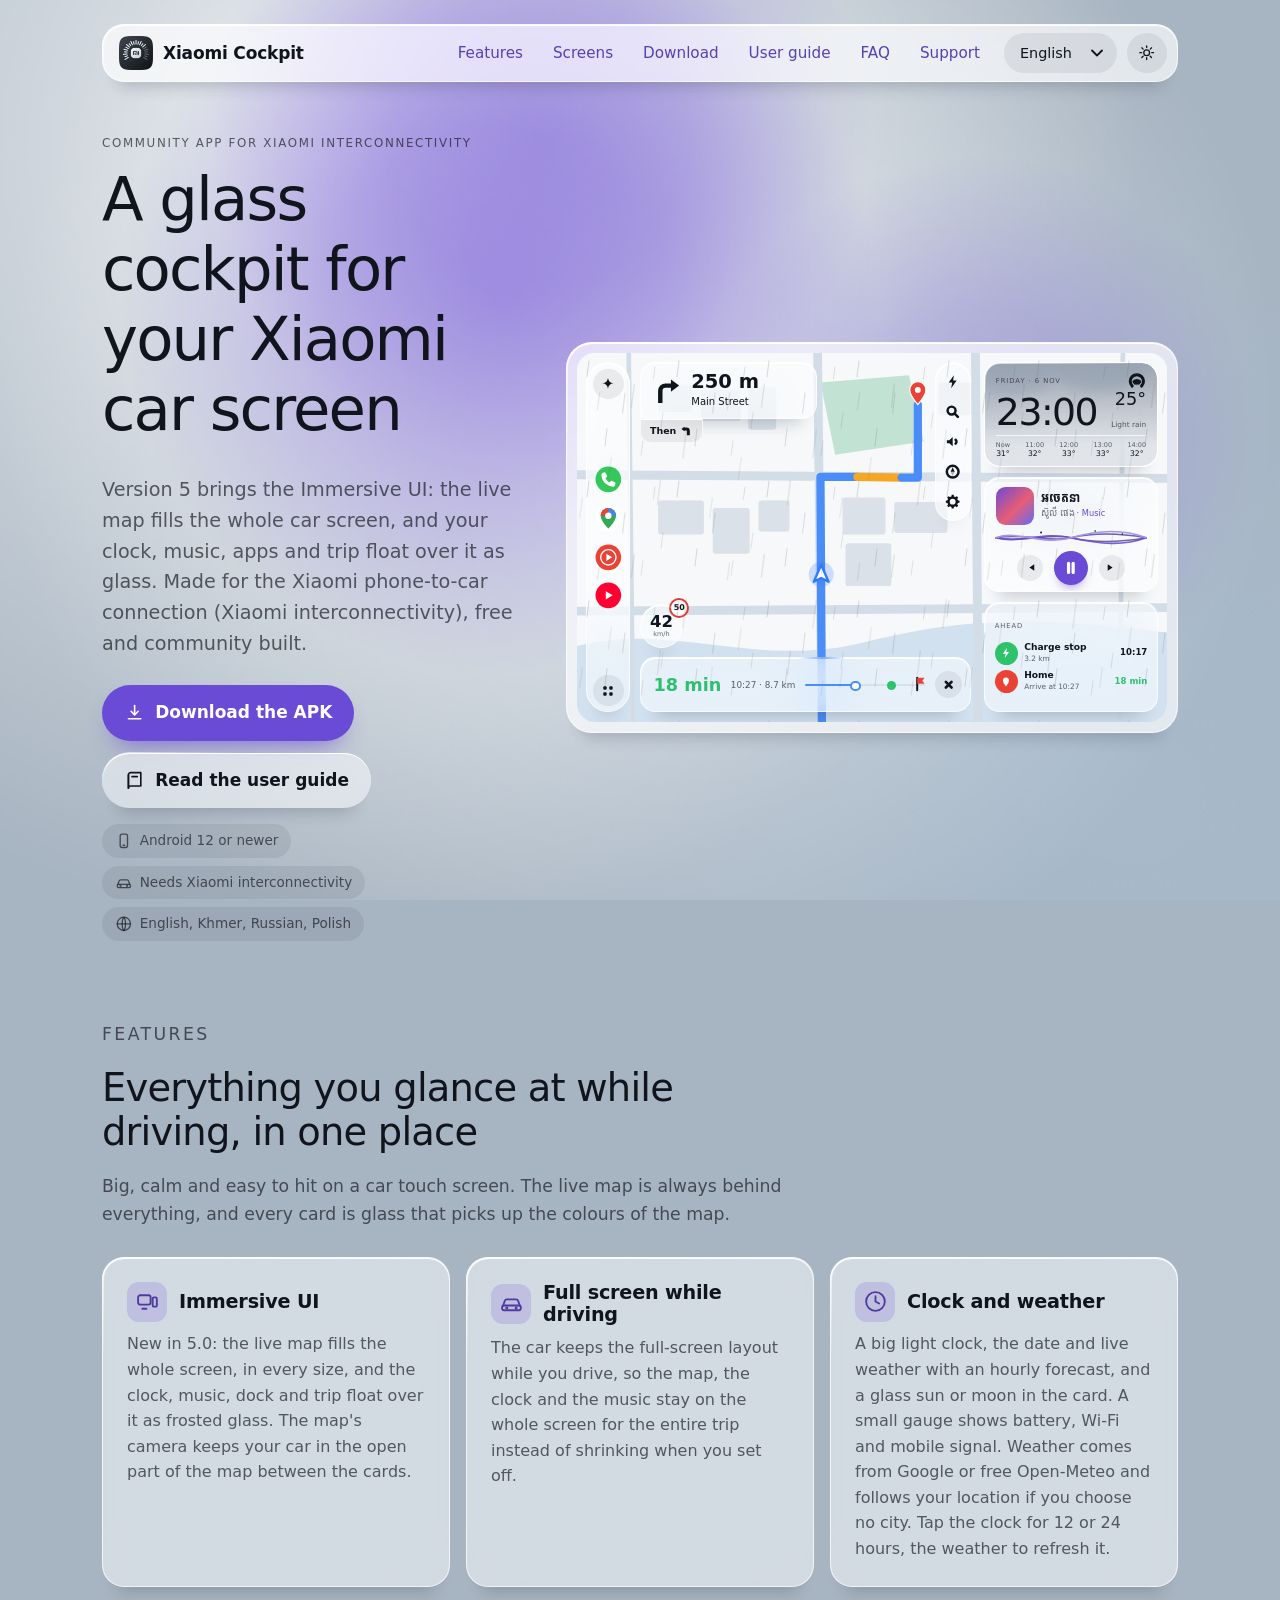
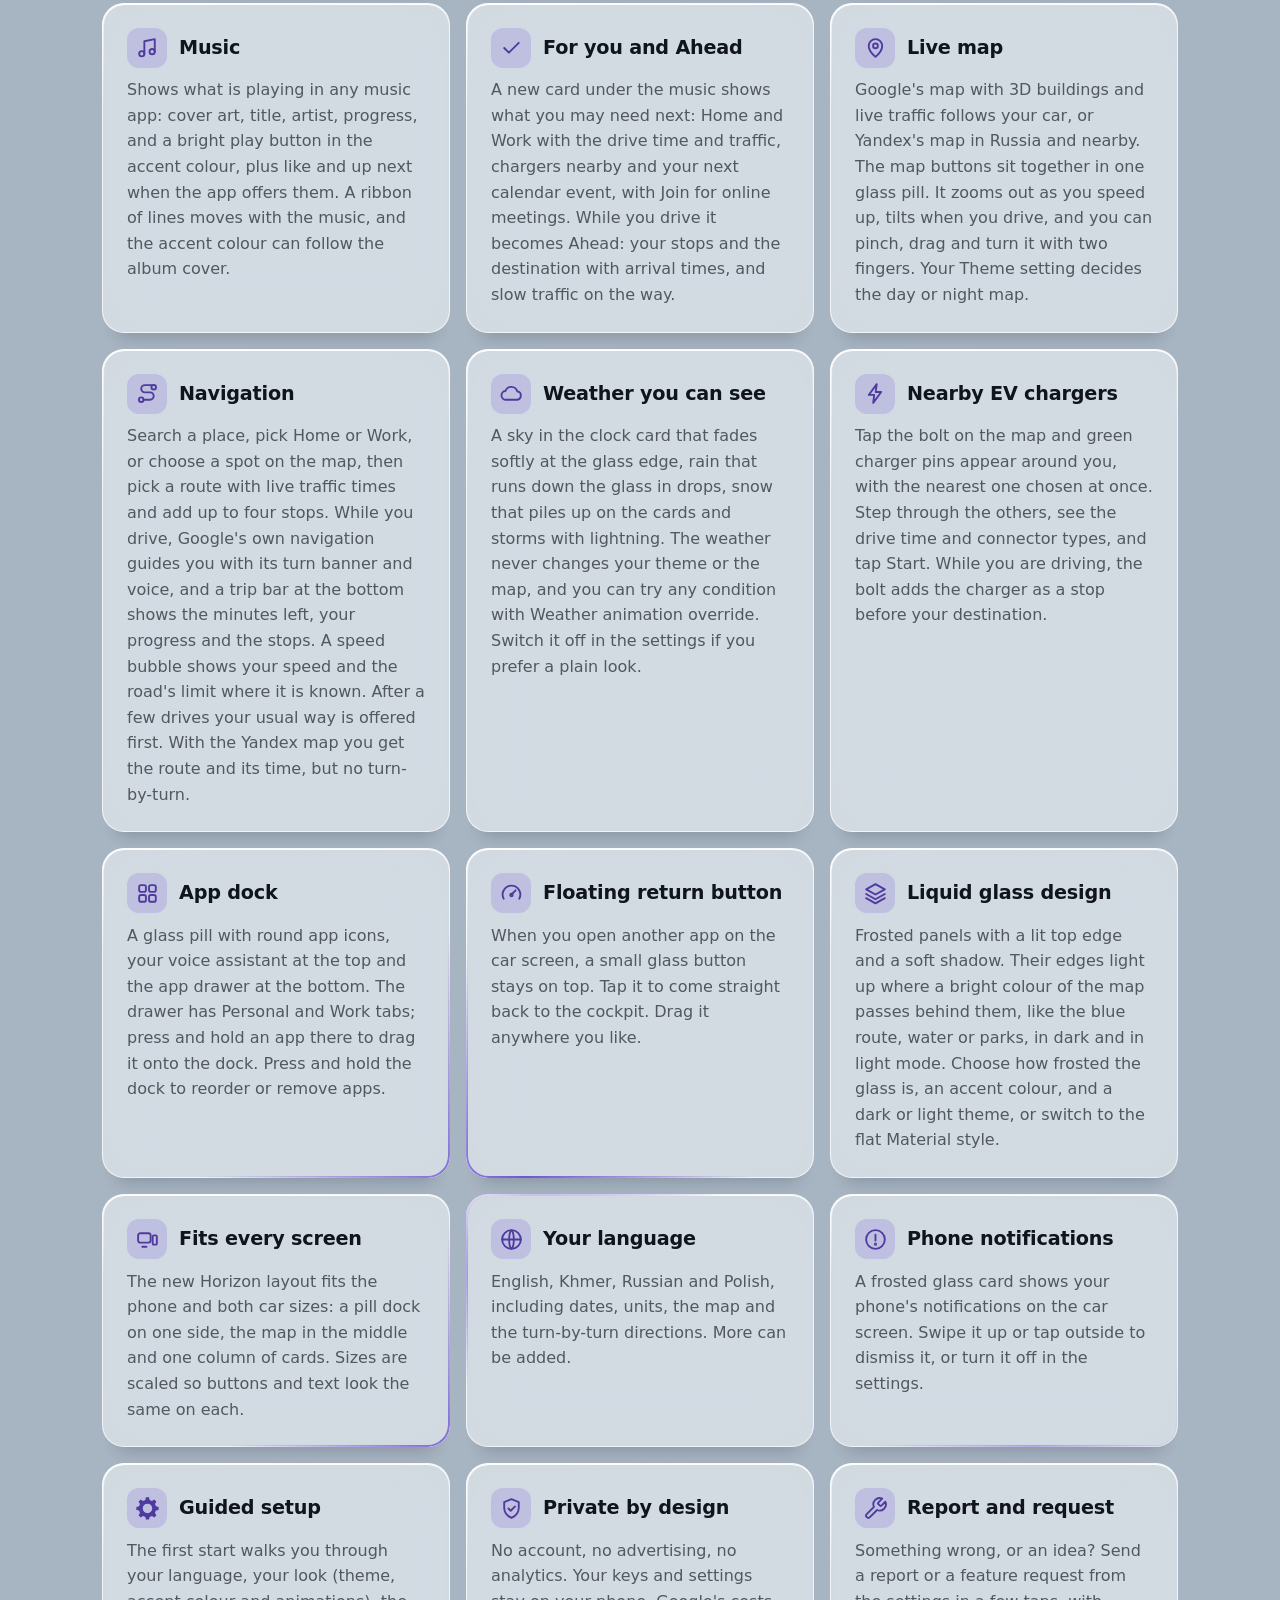
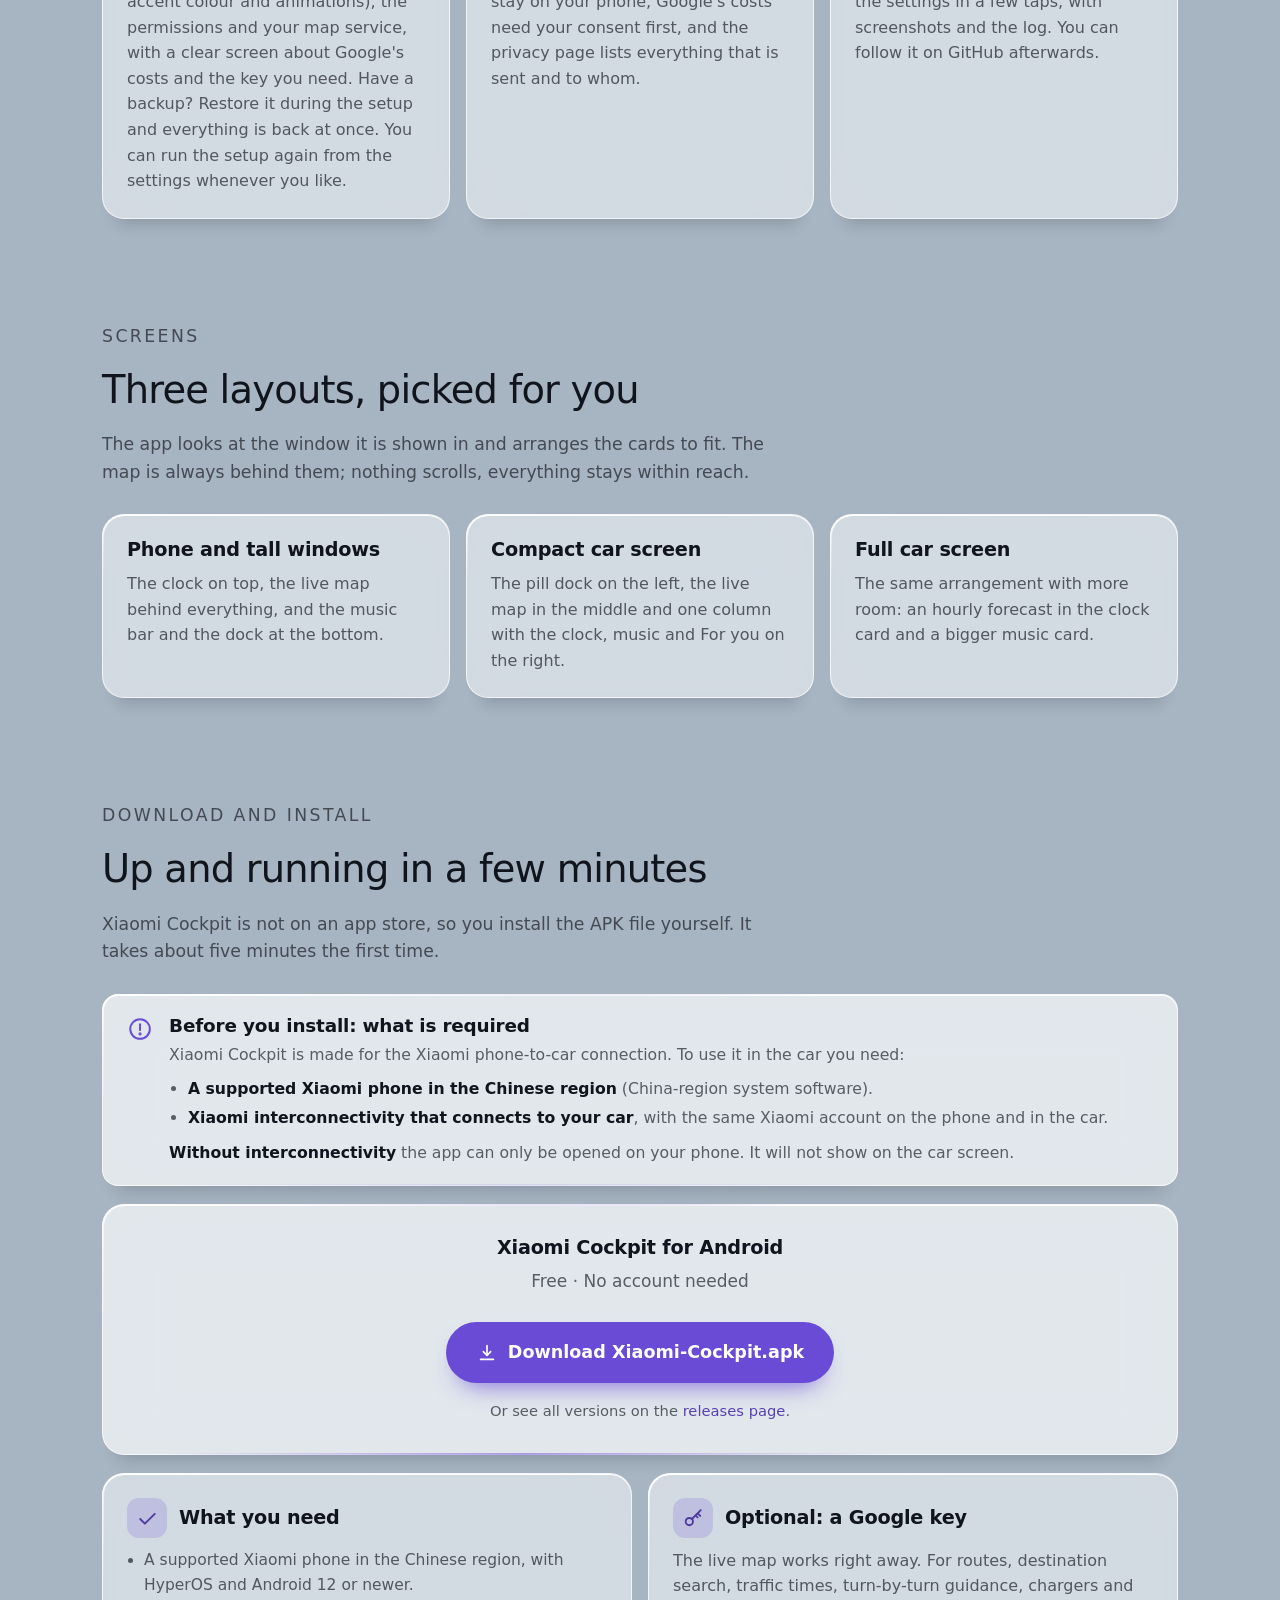
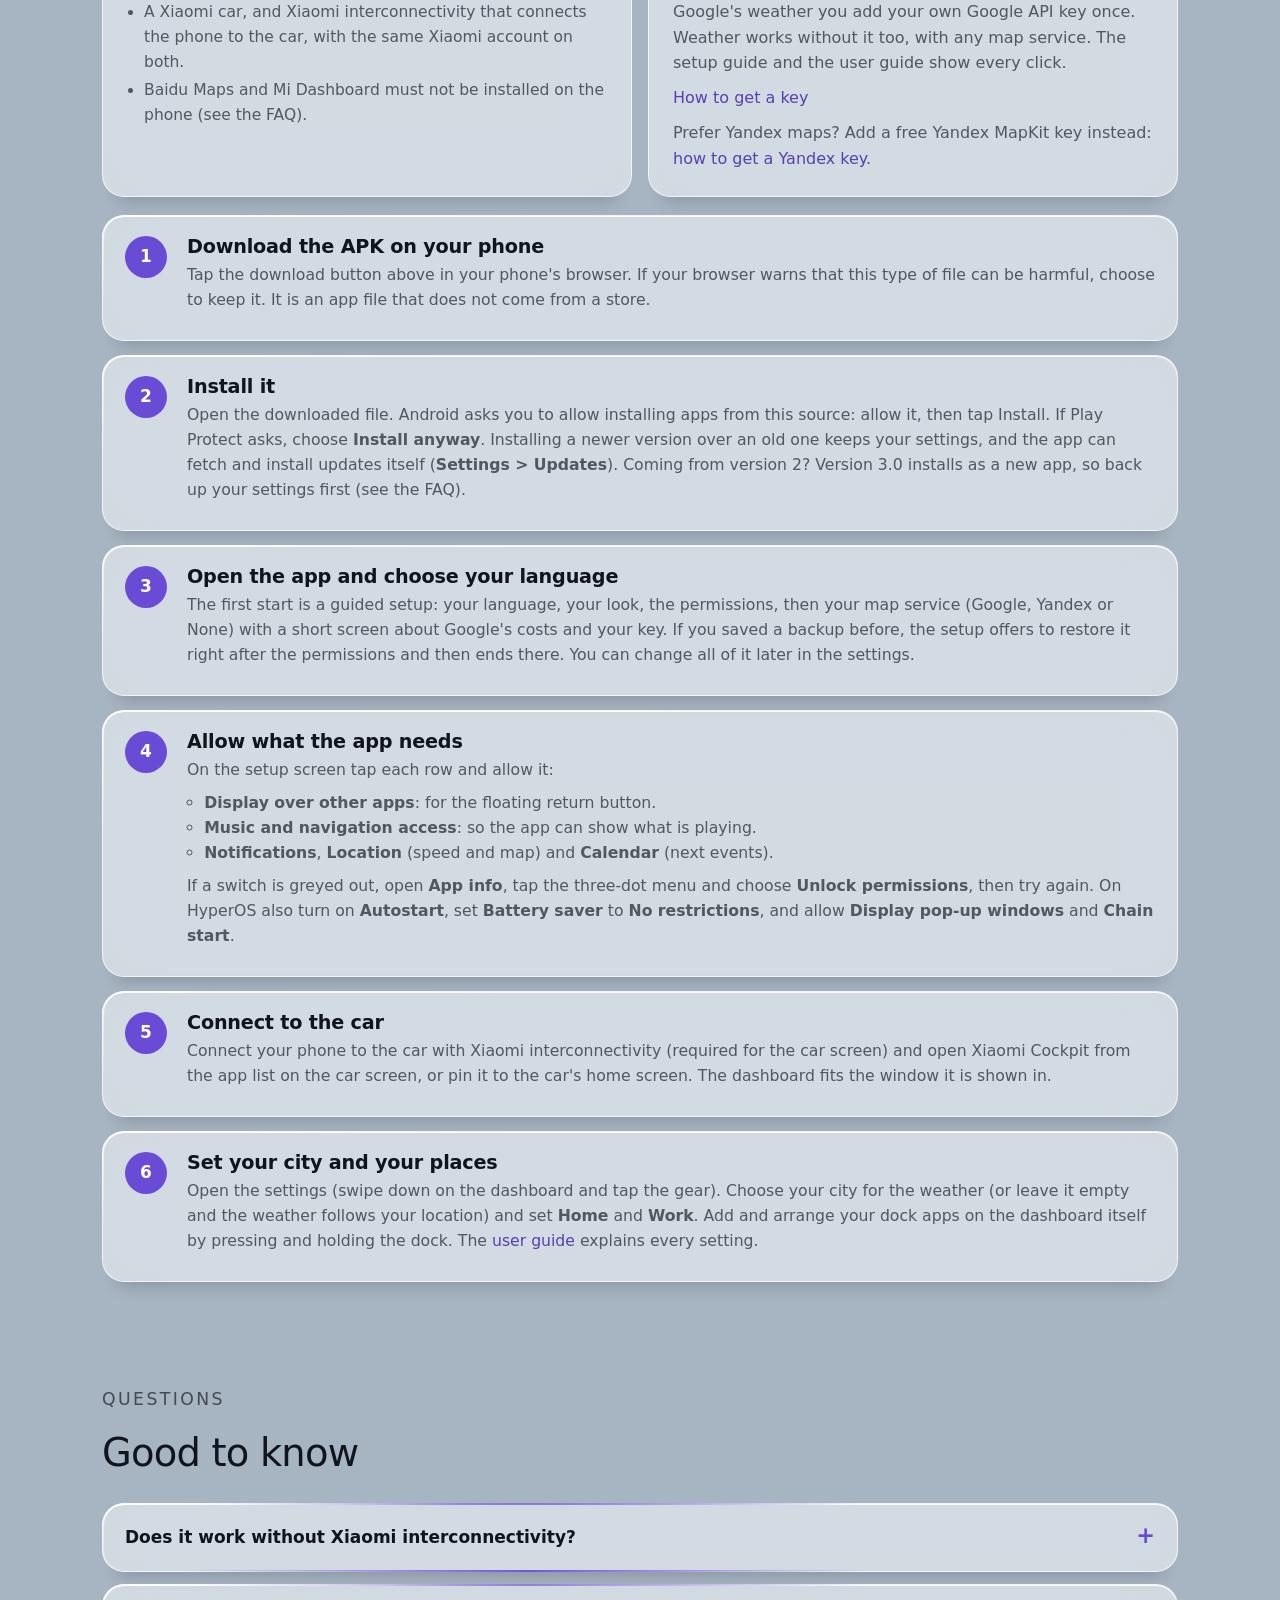
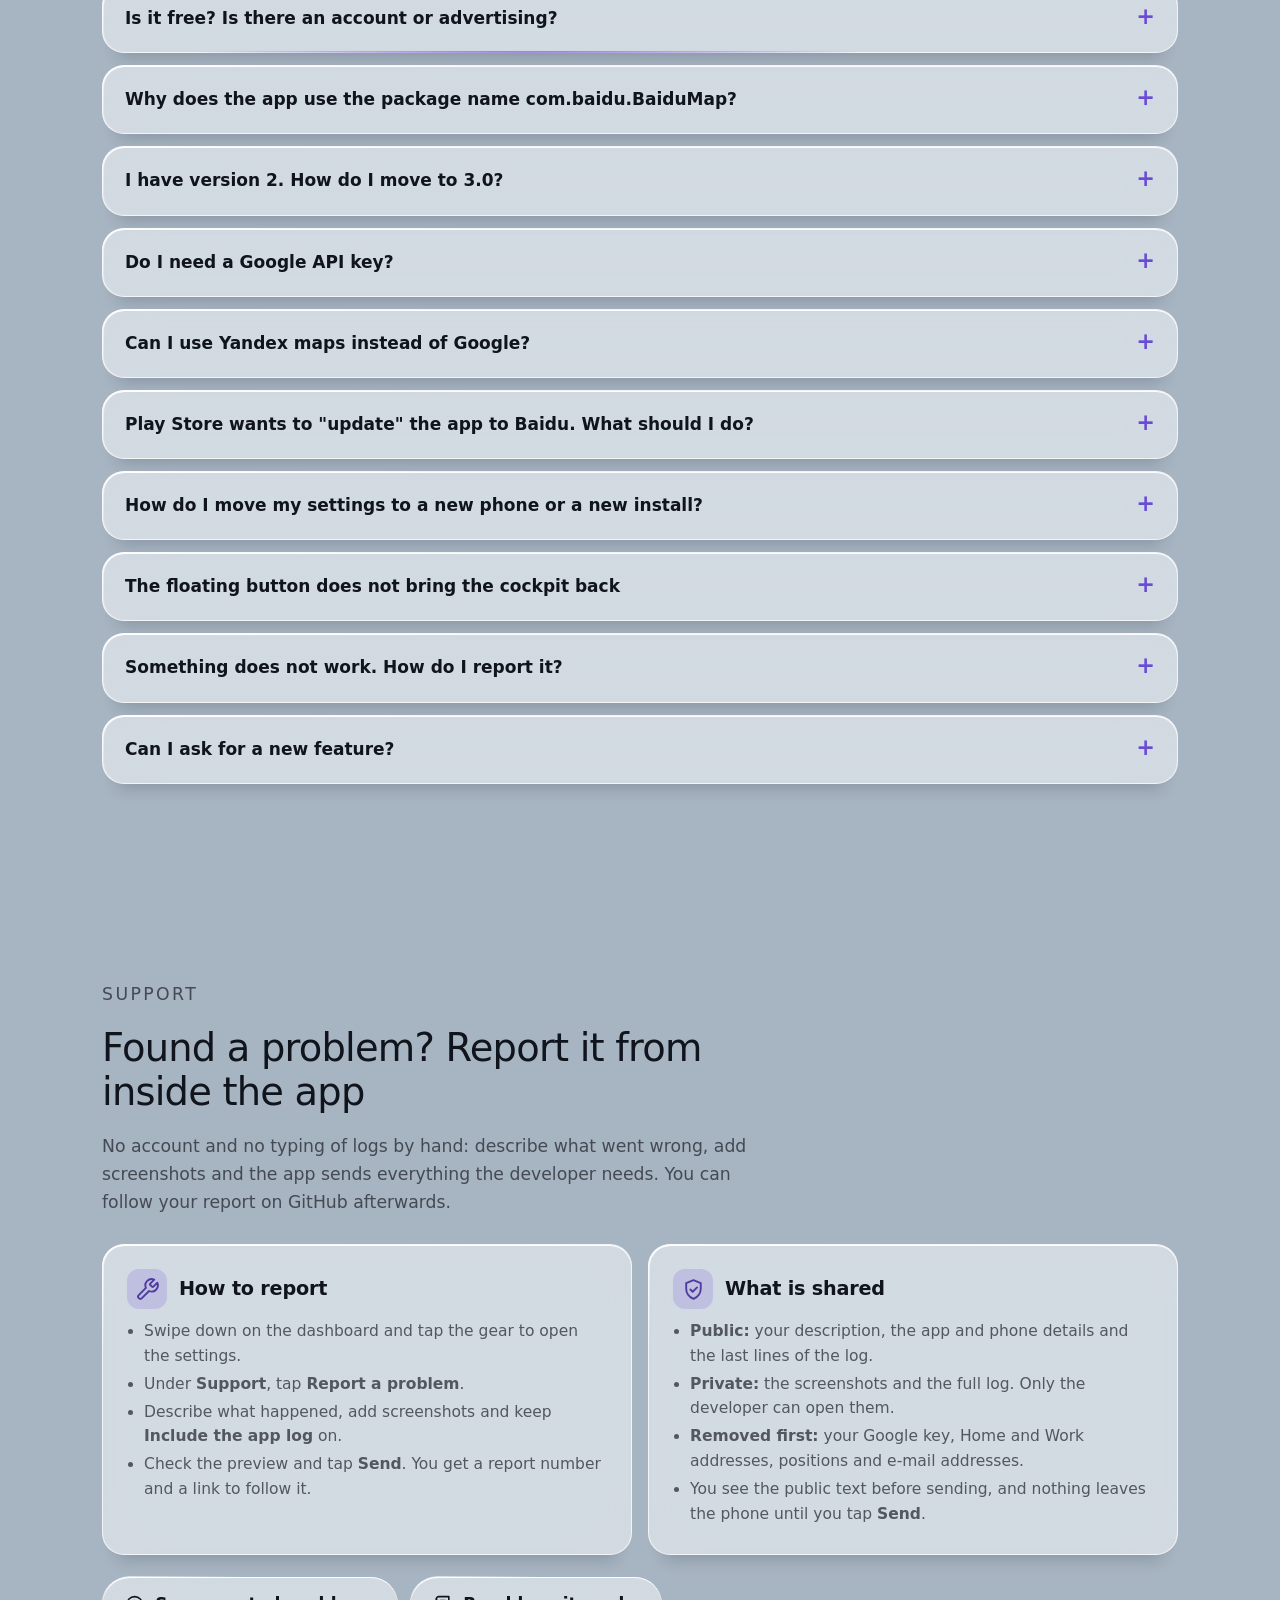
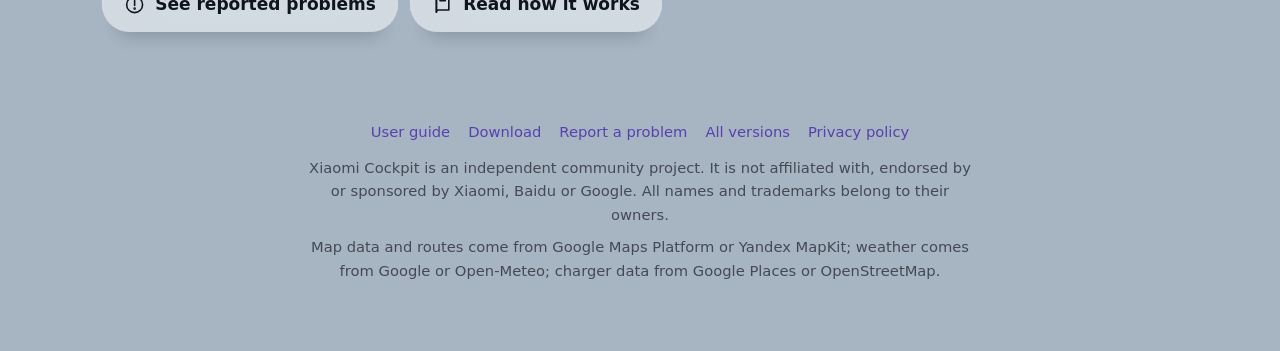
<file: index.html>
<!doctype html>
<html lang="en" data-theme="dark">
<head>
<meta charset="utf-8">
<meta name="viewport" content="width=device-width, initial-scale=1">
<title>Xiaomi Cockpit: a glass cockpit for your Xiaomi car screen</title>
<meta name="description" content="Xiaomi Cockpit is a free community app that turns your Xiaomi car screen into a glass cockpit: clock, weather, music, a live map with navigation, and your favourite apps. Download the APK and follow the guide.">
<meta name="theme-color" content="#0a1621">
<meta property="og:title" content="Xiaomi Cockpit">
<meta property="og:description" content="A glass cockpit for your Xiaomi car screen: clock, weather, music, live map and apps.">
<meta property="og:type" content="website">
<meta property="og:url" content="https://xiaomi-cockpit.github.io/">
<meta name="color-scheme" content="dark light">
<style>html{background:#0a1621}html[data-theme=light]{background:#a7b4c1}</style>
<link rel="icon" href="assets/brand/icon-192.png" type="image/png" sizes="192x192">
<link rel="apple-touch-icon" href="apple-touch-icon.png">
<meta property="og:image" content="https://xiaomi-cockpit.github.io/assets/brand/icon-512.png">
<link rel="stylesheet" href="assets/style.css?v=202611061200">
<script>
  /* set the theme before the page paints, so there is no flash */
  (function () {
    try {
      var q = /[?&]theme=(light|dark)/.exec(location.search);
      var t = q ? q[1] : localStorage.getItem("cockpit-theme");
      if (t !== "light" && t !== "dark") t = window.matchMedia && window.matchMedia("(prefers-color-scheme: light)").matches ? "light" : "dark";
      document.documentElement.setAttribute("data-theme", t);
    } catch (e) {}
  })();
</script>
</head>
<body>
<canvas id="bg" aria-hidden="true"></canvas>

<header class="top">
  <div class="wrap">
    <nav class="nav glass strong" aria-label="Main">
      <a class="brand" href="./"><span class="mark"><img src="assets/brand/Xiaomi-Cockpit-icon-512-rounded.png" alt="" width="32" height="32"></span>Xiaomi Cockpit</a>
      <ul>
        <li><a href="#features">Features</a></li>
        <li><a href="#screens">Screens</a></li>
        <li><a href="#install">Download</a></li>
        <li><a href="guide.html">User guide</a></li>
        <li><a href="#faq">FAQ</a></li>
        <li><a href="#support">Support</a></li>
      </ul>
      <button class="iconbtn" id="theme-btn" type="button" aria-label="Switch between dark and light theme" title="Dark / light">
        <svg class="ic moon" aria-hidden="true"><use href="assets/icons.svg#i-moon"/></svg>
        <svg class="ic sun" aria-hidden="true"><use href="assets/icons.svg#i-sun"/></svg>
      </button>
      <button class="iconbtn" id="menu-btn" type="button" aria-label="Menu" aria-expanded="false"><svg class="ic" aria-hidden="true"><use href="assets/icons.svg#i-menu"/></svg></button>
    </nav>
  </div>
</header>

<main>
<div class="wrap">

  <!-- hero -->
  <div class="hero">
    <div class="reveal">
      <p class="tiny">Community app for Xiaomi interconnectivity</p>
      <h1>A glass cockpit for your Xiaomi car screen</h1>
      <p class="sub">Version 5 brings the Immersive UI: the live map fills the whole car screen, and your clock, music, apps and trip float over it as glass. Made for the Xiaomi phone-to-car connection (Xiaomi interconnectivity), free and community built.</p>
      <div class="cta">
        <a class="btn primary" href="https://github.com/xiaomi-cockpit/xiaomi-cockpit.github.io/releases/latest/download/Xiaomi-Cockpit.apk"><svg class="ic" aria-hidden="true"><use href="assets/icons.svg#i-download"/></svg>Download the APK</a>
        <a class="btn ghost glass" href="guide.html"><svg class="ic" aria-hidden="true"><use href="assets/icons.svg#i-book"/></svg>Read the user guide</a>
      </div>
      <div class="badges">
        <span class="chip" hidden><svg class="ic" aria-hidden="true"><use href="assets/icons.svg#i-check"/></svg>Latest <b data-version hidden></b></span>
        <span class="chip"><svg class="ic" aria-hidden="true"><use href="assets/icons.svg#i-phone"/></svg>Android 12 or newer</span>
        <span class="chip"><svg class="ic" aria-hidden="true"><use href="assets/icons.svg#i-car"/></svg>Needs Xiaomi interconnectivity</span>
        <span class="chip"><svg class="ic" aria-hidden="true"><use href="assets/icons.svg#i-globe"/></svg>English, Khmer, Russian, Polish</span>
      </div>
    </div>

    <!-- an illustration of the 5.0 Immersive UI on the full car screen (Horizon layout); the states change every few seconds (site.js) -->
    <div class="reveal" aria-hidden="true">
      <div class="carscreen glass strong">
        <div class="screen hz s-drive">
          <svg class="hzmap" viewBox="0 0 800 500" preserveAspectRatio="xMidYMid slice">
            <rect class="land" width="800" height="500"/>
            <path class="water" d="M-10 400 C120 360 240 430 390 392 S640 360 810 380 L810 510 L-10 510Z"/>
            <path class="park" d="M330 40 L450 30 L470 120 L350 138Z"/>
            <g class="bld"><rect x="110" y="44" width="46" height="36" rx="4"/><rect x="168" y="50" width="54" height="42" rx="4"/><rect x="232" y="46" width="38" height="58" rx="4"/><rect x="490" y="40" width="52" height="44" rx="4"/><rect x="554" y="48" width="48" height="56" rx="4"/><rect x="110" y="200" width="62" height="46" rx="4"/><rect x="184" y="210" width="50" height="62" rx="4"/><rect x="246" y="200" width="42" height="42" rx="4"/><rect x="360" y="196" width="58" height="50" rx="4"/><rect x="430" y="202" width="72" height="42" rx="4"/><rect x="364" y="258" width="62" height="58" rx="4"/><rect x="576" y="196" width="62" height="46" rx="4"/><rect x="650" y="204" width="58" height="56" rx="4"/></g>
            <path class="street" d="M-10 165 L810 170"/><path class="street" d="M-10 350 L810 345"/><path class="street" d="M326 -10 L332 510"/><path class="street" d="M540 -10 L544 510"/><path class="street thin" d="M70 -10 L76 510"/><path class="street thin" d="M740 -10 L736 510"/>
            <g class="routeg"><path class="route" d="M332 510 L330 168 L380 168"/><path class="route slow" d="M380 168 L440 169"/><path class="route" d="M440 169 L462 169 L462 70"/>
              <g transform="translate(462 70)"><path class="pin" d="M0 0c-9-11-11-16-11-20a11 11 0 1 1 22 0c0 4-2 9-11 20z"/><circle class="hole" cy="-20" r="4"/></g></g>
            <g class="carg" transform="translate(331 300)"><circle r="17" class="halo"/><path class="car" d="M0-13L10 10 0 5-10 10Z"/></g>
          </svg>
          <!-- pill dock: assistant, apps, app drawer -->
          <div class="hzdock glass"><span class="hb"><svg viewBox="0 0 24 24"><path class="f" d="M12 3c.6 4.6 3.4 7.4 8 8-4.6.6-7.4 3.4-8 8-.6-4.6-3.4-7.4-8-8 4.6-.6 7.4-3.4 8-8z"/></svg></span>
            <div class="apps"><i class="ap"><svg viewBox="0 0 24 24"><circle cx="12" cy="12" r="10" fill="#34c759"/><path d="M8.6 6.6c.5-.2 1 0 1.3.5l1 2c.2.5.1 1-.3 1.3l-.9.7c.7 1.5 1.8 2.6 3.3 3.3l.7-.9c.3-.4.8-.5 1.3-.3l2 1c.5.3.7.8.5 1.3l-.4 1.3c-.2.6-.7.9-1.3.9C10.6 17.5 6.6 13.5 6.6 8.3c0-.6.4-1.1.9-1.3z" fill="#fff"/></svg></i><i class="ap"><svg viewBox="0 0 24 24"><circle cx="12" cy="12" r="10" fill="#fff"/><path d="M12 4a6 6 0 0 0-6 6c0 4.3 6 10 6 10s6-5.7 6-10a6 6 0 0 0-6-6z" fill="#34a853"/><path d="M12 4a6 6 0 0 1 6 6h-6z" fill="#4285f4"/><path d="M6 10a6 6 0 0 1 6-6v6z" fill="#ea4335"/><circle cx="12" cy="10" r="2.5" fill="#fff"/></svg></i><i class="ap"><svg viewBox="0 0 24 24"><circle cx="12" cy="12" r="10" fill="#ea4335"/><circle cx="12" cy="12" r="6" fill="none" stroke="#fff" stroke-width="1.4"/><path d="M10.4 9.2v5.6l4.6-2.8z" fill="#fff"/></svg></i><i class="ap"><svg viewBox="0 0 24 24"><circle cx="12" cy="12" r="10" fill="#ff0033"/><path d="M10 8.8v6.4l5.4-3.2z" fill="#fff"/></svg></i></div>
            <span class="hb"><svg viewBox="0 0 24 24"><rect class="f" x="5" y="5" width="5" height="5" rx="1.5"/><rect class="f" x="14" y="5" width="5" height="5" rx="1.5"/><rect class="f" x="5" y="14" width="5" height="5" rx="1.5"/><rect class="f" x="14" y="14" width="5" height="5" rx="1.5"/></svg></span></div>
          <!-- Google's turn banner with the Then tab -->
          <div class="hzturn"><div class="hd glass"><svg viewBox="0 0 24 24"><path d="M7 21V12a4 4 0 0 1 4-4h6"/><path class="f" d="M15 3.4L21.2 8 15 12.6z"/></svg><div><b>250 m</b><span>Main Street</span></div></div><div class="th glass">Then <svg viewBox="0 0 24 24"><path d="M17 21V12a4 4 0 0 0-4-4H8"/><path class="f" d="M9 3.4L2.8 8 9 12.6z"/></svg></div></div>
          <!-- the map buttons in one glass pill -->
          <div class="hzpill glass"><i><svg viewBox="0 0 24 24"><path class="f" d="M13.9 1.9L5.8 13.4h5.5l-1.7 8.7 8.6-12h-5.5z"/></svg></i><i><svg viewBox="0 0 24 24"><circle cx="10.3" cy="10.3" r="6.2"/><path d="M15.1 15.1l5.1 5.1"/></svg></i><i><svg viewBox="0 0 24 24"><path class="f" d="M2.9 9.6h3.8L12 4.8v14.4l-5.3-4.8H2.9z"/><path d="M16.5 9c1 .9 1.5 1.9 1.5 3s-.5 2.1-1.5 3"/></svg></i><i><svg viewBox="0 0 24 24"><circle cx="12" cy="12" r="9.2"/><path class="f" d="M12 5.2l3.2 6.8H8.8z"/><path class="f dim" d="M12 18.8l3.2-6.8H8.8z"/></svg></i><i><svg viewBox="0 0 24 24"><path class="f cog" d="M9.97 3.85 L10.50 1.31 L13.50 1.31 L14.03 3.85 L16.33 4.80 L18.50 3.37 L20.63 5.50 L19.20 7.67 L20.15 9.970 L22.69 10.50 L22.69 13.50 L20.15 14.03 L19.20 16.33 L20.63 18.50 L18.50 20.63 L16.33 19.20 L14.03 20.15 L13.50 22.69 L10.50 22.69 L9.97 20.15 L7.67 19.20 L5.50 20.63 L3.37 18.50 L4.80 16.33 L3.85 14.03 L1.31 13.50 L1.31 10.50 L3.85 9.97 L4.80 7.67 L3.37 5.50 L5.50 3.37 L7.67 4.80Z M16.56 12 A4.56 4.56 0 1 0 7.44 12 A4.56 4.56 0 1 0 16.56 12Z"/></svg></i></div>
          <!-- right column: clock with hourly forecast, music, For you / Ahead -->
          <div class="hzcol">
            <div class="hzclock glass">
              <div class="sky"><i class="sun"></i><i class="cl c1"></i><i class="cl c2"></i></div>
              <div class="tp"><span class="tiny">Friday · 6 Nov</span><svg class="gauge" viewBox="0 0 40 40"><path class="ring" d="M9.5 29.5A15 15 0 1 1 30.5 29.5"/><path class="wifi" d="M13.5 19.5a9.5 9.5 0 0 1 13 0M16 23a6 6 0 0 1 8 0"/><circle cx="20" cy="26.2" r="1.5"/></svg></div>
              <div class="mid"><span class="t" id="mock-time">10:09</span><span class="wx"><b><span class="w-s">31°</span><span class="w-r">25°</span></b><small><span class="w-s">Mostly sunny</span><span class="w-r">Light rain</span></small></span></div>
              <div class="hrs"><span>Now<b>31°</b></span><span>11:00<b>32°</b></span><span>12:00<b>33°</b></span><span>13:00<b>33°</b></span><span>14:00<b>32°</b></span></div>
            </div>
            <div class="hzmusic glass">
              <div class="row"><span class="cover"></span><div><div class="ttl km" lang="km" translate="no">អចេតនា</div><div class="art"><span class="km" lang="km" translate="no">ស៊ូលី ផេង</span> · <b>Music</b></div></div></div>
              <svg class="rib" viewBox="0 0 200 34" preserveAspectRatio="none"><path class="r3" d="M0 17 C40 24 70 10 100 17 S160 24 200 17"/><path class="r2" d="M0 17 C40 10 70 24 100 17 S160 10 200 17"/><path class="r1" d="M0 17 C30 26 60 8 100 17 S170 28 200 17"/><path class="r0" d="M0 17 C30 6 60 28 100 17 S170 6 200 17"/><circle class="sp" cx="60" cy="10" r="1.3"/><circle class="sp" cx="132" cy="8" r="1.1" style="animation-delay:-1.2s"/><circle class="sp" cx="168" cy="12" r="1" style="animation-delay:-2.1s"/></svg>
              <div class="ctl"><span class="gb"><svg viewBox="0 0 24 24"><path class="f" d="M6 5v14M10 12l9-6v12z"/></svg></span><span class="pl"><svg viewBox="0 0 24 24"><path d="M8.5 5v14M15.5 5v14"/></svg></span><span class="gb"><svg viewBox="0 0 24 24"><path class="f" d="M18 5v14M14 12L5 6v12z"/></svg></span></div>
              <div class="prog"><i></i></div>
            </div>
            <div class="hzfor glass">
              <div class="v drive"><span class="tiny">Ahead</span>
                <div class="rw"><span class="dc g"><svg viewBox="0 0 24 24"><path class="f" d="M13.9 1.9L5.8 13.4h5.5l-1.7 8.7 8.6-12h-5.5z"/></svg></span><div><b>Charge stop</b><small>3.2 km</small></div><em>10:17</em></div>
                <div class="rw"><span class="dc r"><svg viewBox="0 0 24 24"><path class="f" d="M12 3a6 6 0 0 0-6 6c0 4.5 6 12 6 12s6-7.5 6-12a6 6 0 0 0-6-6z"/></svg></span><div><b>Home</b><small>Arrive at 10:27</small></div><em class="ok">18 min</em></div></div>
              <div class="v free"><span class="tiny">For you</span>
                <div class="rw"><span class="dc b"><svg viewBox="0 0 24 24"><path class="f" d="M4 11l8-7 8 7v9h-5v-6H9v6H4z"/></svg></span><div><b>Home</b><small>Your usual route</small></div><em class="ok">18 min</em></div>
                <div class="rw"><span class="dc p"><svg viewBox="0 0 24 24"><rect x="4" y="5" width="16" height="15" rx="3"/><path d="M4 10h16M9 3v4M15 3v4"/></svg></span><div><b>Car service</b><small>Today · 14:30</small></div><em>In 3 h</em></div></div>
            </div>
          </div>
          <!-- speed bubble and the trip bar -->
          <div class="hzspeed glass">42<small>km/h</small><span class="lim">50</span></div>
          <div class="hztrip glass"><b>18 min</b><small>10:27 · 8.7 km</small><span class="ln"><i class="stp"></i><i class="cr"></i><svg class="fl" viewBox="0 0 16 20"><path d="M3 19V2" stroke="currentColor" stroke-width="2" stroke-linecap="round"/><path d="M3 2h10l-3 4 3 4H3z" fill="#ea4335"/></svg></span><span class="x"><svg viewBox="0 0 24 24"><path d="M6 6l12 12M18 6L6 18"/></svg></span><span class="glow"></span></div>
          <div class="rain" aria-hidden="true"><i></i><i></i></div>
        </div>
      </div>
    </div>
  </div>

  <!-- features -->
  <section id="features">
    <div class="sec-head reveal">
      <p class="tiny">Features</p>
      <h2>Everything you glance at while driving, in one place</h2>
      <p>Big, calm and easy to hit on a car touch screen. The live map is always behind everything, and every card is glass that picks up the colours of the map.</p>
    </div>
    <div class="grid f3">
      <article class="card glass reveal"><h3><span class="badge"><svg class="ic" aria-hidden="true"><use href="assets/icons.svg#i-screens"/></svg></span>Immersive UI</h3>
        <p>New in 5.0: the live map fills the whole screen, in every size, and the clock, music, dock and trip float over it as frosted glass. The map's camera keeps your car in the open part of the map between the cards.</p></article>
      <article class="card glass reveal"><h3><span class="badge"><svg class="ic" aria-hidden="true"><use href="assets/icons.svg#i-car"/></svg></span>Full screen while driving</h3>
        <p>The car keeps the full-screen layout while you drive, so the map, the clock and the music stay on the whole screen for the entire trip instead of shrinking when you set off.</p></article>
      <article class="card glass reveal"><h3><span class="badge"><svg class="ic" aria-hidden="true"><use href="assets/icons.svg#i-clock"/></svg></span>Clock and weather</h3>
        <p>A big light clock, the date and live weather with an hourly forecast, and a glass sun or moon in the card. A small gauge shows battery, Wi-Fi and mobile signal. Weather comes from Google or free Open-Meteo and follows your location if you choose no city. Tap the clock for 12 or 24 hours, the weather to refresh it.</p></article>
      <article class="card glass reveal"><h3><span class="badge"><svg class="ic" aria-hidden="true"><use href="assets/icons.svg#i-music"/></svg></span>Music</h3>
        <p>Shows what is playing in any music app: cover art, title, artist, progress, and a bright play button in the accent colour, plus like and up next when the app offers them. A ribbon of lines moves with the music, and the accent colour can follow the album cover.</p></article>
      <article class="card glass reveal"><h3><span class="badge"><svg class="ic" aria-hidden="true"><use href="assets/icons.svg#i-check"/></svg></span>For you and Ahead</h3>
        <p>A new card under the music shows what you may need next: Home and Work with the drive time and traffic, chargers nearby and your next calendar event, with Join for online meetings. While you drive it becomes Ahead: your stops and the destination with arrival times, and slow traffic on the way.</p></article>
      <article class="card glass reveal"><h3><span class="badge"><svg class="ic" aria-hidden="true"><use href="assets/icons.svg#i-map"/></svg></span>Live map</h3>
        <p>Google's map with 3D buildings and live traffic follows your car, or Yandex's map in Russia and nearby. The map buttons sit together in one glass pill. It zooms out as you speed up, tilts when you drive, and you can pinch, drag and turn it with two fingers. Your Theme setting decides the day or night map.</p></article>
      <article class="card glass reveal"><h3><span class="badge"><svg class="ic" aria-hidden="true"><use href="assets/icons.svg#i-route"/></svg></span>Navigation</h3>
        <p>Search a place, pick Home or Work, or choose a spot on the map, then pick a route with live traffic times and add up to four stops. While you drive, Google's own navigation guides you with its turn banner and voice, and a trip bar at the bottom shows the minutes left, your progress and the stops. A speed bubble shows your speed and the road's limit where it is known. After a few drives your usual way is offered first. With the Yandex map you get the route and its time, but no turn-by-turn.</p></article>
      <article class="card glass reveal"><h3><span class="badge"><svg class="ic" aria-hidden="true"><use href="assets/icons.svg#i-weather"/></svg></span>Weather you can see</h3>
        <p>A sky in the clock card that fades softly at the glass edge, rain that runs down the glass in drops, snow that piles up on the cards and storms with lightning. The weather never changes your theme or the map, and you can try any condition with Weather animation override. Switch it off in the settings if you prefer a plain look.</p></article>
      <article class="card glass reveal"><h3><span class="badge"><svg class="ic" aria-hidden="true"><use href="assets/icons.svg#i-bolt"/></svg></span>Nearby EV chargers</h3>
        <p>Tap the bolt on the map and green charger pins appear around you, with the nearest one chosen at once. Step through the others, see the drive time and connector types, and tap Start. While you are driving, the bolt adds the charger as a stop before your destination.</p></article>
      <article class="card glass reveal"><h3><span class="badge"><svg class="ic" aria-hidden="true"><use href="assets/icons.svg#i-apps"/></svg></span>App dock</h3>
        <p>A glass pill with round app icons, your voice assistant at the top and the app drawer at the bottom. The drawer has Personal and Work tabs; press and hold an app there to drag it onto the dock. Press and hold the dock to reorder or remove apps.</p></article>
      <article class="card glass reveal"><h3><span class="badge"><svg class="ic" aria-hidden="true"><use href="assets/icons.svg#i-gauge"/></svg></span>Floating return button</h3>
        <p>When you open another app on the car screen, a small glass button stays on top. Tap it to come straight back to the cockpit. Drag it anywhere you like.</p></article>
      <article class="card glass reveal"><h3><span class="badge"><svg class="ic" aria-hidden="true"><use href="assets/icons.svg#i-glass"/></svg></span>Liquid glass design</h3>
        <p>Frosted panels with a lit top edge and a soft shadow. Their edges light up where a bright colour of the map passes behind them, like the blue route, water or parks, in dark and in light mode. Choose how frosted the glass is, an accent colour, and a dark or light theme, or switch to the flat Material style.</p></article>
      <article class="card glass reveal"><h3><span class="badge"><svg class="ic" aria-hidden="true"><use href="assets/icons.svg#i-screens"/></svg></span>Fits every screen</h3>
        <p>The new Horizon layout fits the phone and both car sizes: a pill dock on one side, the map in the middle and one column of cards. Sizes are scaled so buttons and text look the same on each.</p></article>
      <article class="card glass reveal"><h3><span class="badge"><svg class="ic" aria-hidden="true"><use href="assets/icons.svg#i-globe"/></svg></span>Your language</h3>
        <p>English, Khmer, Russian and Polish, including dates, units, the map and the turn-by-turn directions. More can be added.</p></article>
      <article class="card glass reveal"><h3><span class="badge"><svg class="ic" aria-hidden="true"><use href="assets/icons.svg#i-alert"/></svg></span>Phone notifications</h3>
        <p>A frosted glass card shows your phone's notifications on the car screen. Swipe it up or tap outside to dismiss it, or turn it off in the settings.</p></article>
      <article class="card glass reveal"><h3><span class="badge"><svg class="ic" aria-hidden="true"><use href="assets/icons.svg#i-gear"/></svg></span>Guided setup</h3>
        <p>The first start walks you through your language, your look (theme, accent colour and animations), the permissions and your map service, with a clear screen about Google's costs and the key you need. Have a backup? Restore it during the setup and everything is back at once. You can run the setup again from the settings whenever you like.</p></article>
      <article class="card glass reveal"><h3><span class="badge"><svg class="ic" aria-hidden="true"><use href="assets/icons.svg#i-shield"/></svg></span>Private by design</h3>
        <p>No account, no advertising, no analytics. Your keys and settings stay on your phone, Google's costs need your consent first, and the privacy page lists everything that is sent and to whom.</p></article>
      <article class="card glass reveal"><h3><span class="badge"><svg class="ic" aria-hidden="true"><use href="assets/icons.svg#i-wrench"/></svg></span>Report and request</h3>
        <p>Something wrong, or an idea? Send a report or a feature request from the settings in a few taps, with screenshots and the log. You can follow it on GitHub afterwards.</p></article>
    </div>
  </section>

  <!-- screens -->
  <section id="screens">
    <div class="sec-head reveal">
      <p class="tiny">Screens</p>
      <h2>Three layouts, picked for you</h2>
      <p>The app looks at the window it is shown in and arranges the cards to fit. The map is always behind them; nothing scrolls, everything stays within reach.</p>
    </div>
    <div class="grid f3">
      <article class="card glass reveal"><h3>Phone and tall windows</h3><p>The clock on top, the live map behind everything, and the music bar and the dock at the bottom.</p></article>
      <article class="card glass reveal"><h3>Compact car screen</h3><p>The pill dock on the left, the live map in the middle and one column with the clock, music and For you on the right.</p></article>
      <article class="card glass reveal"><h3>Full car screen</h3><p>The same arrangement with more room: an hourly forecast in the clock card and a bigger music card.</p></article>
    </div>
  </section>

  <!-- download and install -->
  <section id="install">
    <div class="sec-head reveal">
      <p class="tiny">Download and install</p>
      <h2>Up and running in a few minutes</h2>
      <p>Xiaomi Cockpit is not on an app store, so you install the APK file yourself. It takes about five minutes the first time.</p>
    </div>

    <div class="note warn glass strong reveal" id="requirements">
      <svg class="ic" aria-hidden="true"><use href="assets/icons.svg#i-alert"/></svg>
      <div>
        <h3>Before you install: what is required</h3>
        <p>Xiaomi Cockpit is made for the Xiaomi phone-to-car connection. To use it in the car you need:</p>
        <ul>
          <li><b>A supported Xiaomi phone in the Chinese region</b> (China-region system software).</li>
          <li><b>Xiaomi interconnectivity that connects to your car</b>, with the same Xiaomi account on the phone and in the car.</li>
        </ul>
        <p><b>Without interconnectivity</b> the app can only be opened on your phone. It will not show on the car screen.</p>
      </div>
    </div>

    <div class="dl-box glass strong reveal">
      <h3>Xiaomi Cockpit for Android</h3>
      <p class="dim"><span>Free · No account needed</span> <span class="chip" hidden style="margin-left:6px"><b data-version hidden></b></span></p>
      <a class="btn primary" href="https://github.com/xiaomi-cockpit/xiaomi-cockpit.github.io/releases/latest/download/Xiaomi-Cockpit.apk"><svg class="ic" aria-hidden="true"><use href="assets/icons.svg#i-download"/></svg>Download Xiaomi-Cockpit.apk</a>
      <p class="dim" style="margin:10px 0 0;font-size:.92rem">Or see all versions on the <a href="https://github.com/xiaomi-cockpit/xiaomi-cockpit.github.io/releases">releases page</a>.</p>
    </div>

    <div class="grid f2" style="margin-bottom:18px">
      <div class="card glass reveal"><h3><span class="badge"><svg class="ic" aria-hidden="true"><use href="assets/icons.svg#i-check"/></svg></span>What you need</h3>
        <ul>
          <li>A supported Xiaomi phone in the Chinese region, with HyperOS and Android 12 or newer.</li>
          <li>A Xiaomi car, and Xiaomi interconnectivity that connects the phone to the car, with the same Xiaomi account on both.</li>
          <li>Baidu Maps and Mi Dashboard must not be installed on the phone (see the FAQ).</li>
        </ul></div>
      <div class="card glass reveal"><h3><span class="badge"><svg class="ic" aria-hidden="true"><use href="assets/icons.svg#i-key"/></svg></span>Optional: a Google key</h3>
        <p>The live map works right away. For routes, destination search, traffic times, turn-by-turn guidance, chargers and Google's weather you add your own Google API key once. Weather works without it too, with any map service. The setup guide and the user guide show every click.</p>
        <p style="margin-top:.6em"><a href="guide.html#google-key">How to get a key</a></p>
        <p style="margin-top:.6em">Prefer Yandex maps? Add a free Yandex MapKit key instead: <a href="guide.html#yandex-key">how to get a Yandex key</a>.</p></div>
    </div>

    <ol class="steps" style="list-style:none;margin:0;padding:0">
      <li class="step glass reveal"><span class="n"></span><div><h3>Download the APK on your phone</h3><p>Tap the download button above in your phone's browser. If your browser warns that this type of file can be harmful, choose to keep it. It is an app file that does not come from a store.</p></div></li>
      <li class="step glass reveal"><span class="n"></span><div><h3>Install it</h3><p>Open the downloaded file. Android asks you to allow installing apps from this source: allow it, then tap Install. If Play Protect asks, choose <b>Install anyway</b>. Installing a newer version over an old one keeps your settings, and the app can fetch and install updates itself (<b>Settings &gt; Updates</b>). Coming from version 2? Version 3.0 installs as a new app, so back up your settings first (see the FAQ).</p></div></li>
      <li class="step glass reveal"><span class="n"></span><div><h3>Open the app and choose your language</h3><p>The first start is a guided setup: your language, your look, the permissions, then your map service (Google, Yandex or None) with a short screen about Google's costs and your key. If you saved a backup before, the setup offers to restore it right after the permissions and then ends there. You can change all of it later in the settings.</p></div></li>
      <li class="step glass reveal"><span class="n"></span><div><h3>Allow what the app needs</h3>
        <p>On the setup screen tap each row and allow it:</p>
        <ul><li><b>Display over other apps</b>: for the floating return button.</li><li><b>Music and navigation access</b>: so the app can show what is playing.</li><li><b>Notifications</b>, <b>Location</b> (speed and map) and <b>Calendar</b> (next events).</li></ul>
        <p>If a switch is greyed out, open <b>App info</b>, tap the three-dot menu and choose <b>Unlock permissions</b>, then try again. On HyperOS also turn on <b>Autostart</b>, set <b>Battery saver</b> to <b>No restrictions</b>, and allow <b>Display pop-up windows</b> and <b>Chain start</b>.</p></div></li>
      <li class="step glass reveal"><span class="n"></span><div><h3>Connect to the car</h3><p>Connect your phone to the car with Xiaomi interconnectivity (required for the car screen) and open Xiaomi Cockpit from the app list on the car screen, or pin it to the car's home screen. The dashboard fits the window it is shown in.</p></div></li>
      <li class="step glass reveal"><span class="n"></span><div><h3>Set your city and your places</h3><p>Open the settings (swipe down on the dashboard and tap the gear). Choose your city for the weather (or leave it empty and the weather follows your location) and set <b>Home</b> and <b>Work</b>. Add and arrange your dock apps on the dashboard itself by pressing and holding the dock. The <a href="guide.html">user guide</a> explains every setting.</p></div></li>
    </ol>
  </section>

  <!-- faq -->
  <section id="faq">
    <div class="sec-head reveal"><p class="tiny">Questions</p><h2>Good to know</h2></div>
    <details class="faq glass reveal"><summary>Does it work without Xiaomi interconnectivity?</summary><div class="a"><p>Only on the phone. Without interconnectivity the app can be opened on your phone, but it cannot be shown on the car screen. To use it in the car you need a supported Xiaomi phone in the Chinese region that can connect to the car with Xiaomi interconnectivity.</p></div></details>
    <details class="faq glass reveal"><summary>Is it free? Is there an account or advertising?</summary><div class="a"><p>It is free, community built, and has no account and no advertising.</p></div></details>
    <details class="faq glass reveal"><summary>Why does the app use the package name com.baidu.BaiduMap?</summary><div class="a"><p>The car only lists apps it knows, and it only lets Baidu Maps keep the full screen while the car is moving. So from version 3.0 Xiaomi Cockpit uses the Baidu Maps package name, and the dashboard stays full screen on the move. The side effect is that it cannot be on the same phone as the real Baidu Maps or Mi Dashboard (which uses the same name): if one of them is installed, Android refuses the install with a "conflicting signatures" message. Uninstall them first. Versions before 3.0 used com.baidu.searchbox.</p></div></details>
    <details class="faq glass reveal"><summary>I have version 2. How do I move to 3.0?</summary><div class="a"><p>Version 3.0 has a new package name, so it installs as a new app and does not update the old one (the old app's update check says the update is for a different app). Move once: (1) in the old app open <b>Settings &gt; Backup &gt; Back up settings</b>, choose <b>With my API keys</b> and save the file; (2) uninstall the old Xiaomi Cockpit; (3) uninstall Baidu Maps and Mi Dashboard if they are on the phone; (4) install the new APK; (5) in the setup, on <b>Restore a backup?</b>, tap <b>Choose backup file</b> and pick the file. If your Google key is restricted to Android apps, add the package name com.baidu.BaiduMap to it in Google Cloud. See <a href="guide.html#move3">the guide</a>.</p></div></details>
    <details class="faq glass reveal"><summary>Do I need a Google API key?</summary><div class="a"><p>Not to see the map. The live Google map is built in. The key is needed for routes, search and traffic times (so Home, Work and search work), for turn-by-turn guidance, for the nearby chargers' details and for Google's weather. Without it weather comes from Open-Meteo and chargers from OpenStreetMap. Google gives a free monthly allowance and charges your own account above it only after you accept that in the app; the key stays on your phone. See <a href="guide.html#google-key">the guide</a>.</p></div></details>
    <details class="faq glass reveal"><summary>Can I use Yandex maps instead of Google?</summary><div class="a"><p>Yes. In <b>Settings &gt; Service &gt; API service</b> choose <b>Yandex</b> and add your own free Yandex MapKit key. You get Yandex's live map with traffic, place search, nearby chargers and a route preview with Yandex's travel time. There is no turn-by-turn guidance, because Yandex's free licence does not include it. See <a href="guide.html#yandex-key">the guide</a>.</p></div></details>
    <details class="faq glass reveal"><summary>Play Store wants to "update" the app to Baidu. What should I do?</summary><div class="a"><p>Install the newest Xiaomi Cockpit. Because the app uses a Baidu package name, Google Play may offer the real Baidu app as an update. Xiaomi Cockpit has a much higher internal version number, so the prompt goes away. Do not accept that "update".</p></div></details>
    <details class="faq glass reveal"><summary>How do I move my settings to a new phone or a new install?</summary><div class="a"><p>On the old phone open <b>Settings &gt; Backup &gt; Back up settings</b> and save the file, for example in Google Drive. On the new install the setup asks <b>Restore a backup?</b> after the permissions: tap <b>Choose backup file</b> and pick it. Your settings, dock, Home and Work, recent places and learned routes come back; Android asks for the permissions again. See <a href="guide.html#backup">the guide</a>.</p></div></details>
    <details class="faq glass reveal"><summary>The floating button does not bring the cockpit back</summary><div class="a"><p>Tap it once and wait about two seconds. Make sure <b>Display over other apps</b> is allowed and <b>Autostart</b> is on for the app. More tips are in the <a href="guide.html#troubleshooting">troubleshooting section</a>.</p></div></details>
    <details class="faq glass reveal"><summary>Something does not work. How do I report it?</summary><div class="a"><p>Open <b>Settings &gt; Support &gt; Report a problem</b> in the app, describe the problem and add screenshots. It opens a public report you can follow, and the screenshots and full log stay private. See <a href="#support">Support</a>.</p></div></details>
    <details class="faq glass reveal"><summary>Can I ask for a new feature?</summary><div class="a"><p>Yes. Open <b>Settings &gt; Support &gt; Request a feature</b> in the app and describe your idea. It opens a public request you can follow.</p></div></details>
    <details class="faq glass reveal"><summary>Is it made by Xiaomi?</summary><div class="a"><p>No. It is an independent community project and is not affiliated with Xiaomi, Baidu or Google. Names and trademarks belong to their owners.</p></div></details>
  </section>

  <!-- support -->
  <section id="support">
    <div class="sec-head reveal">
      <p class="tiny">Support</p>
      <h2>Found a problem? Report it from inside the app</h2>
      <p>No account and no typing of logs by hand: describe what went wrong, add screenshots and the app sends everything the developer needs. You can follow your report on GitHub afterwards.</p>
    </div>
    <div class="grid f2">
      <article class="card glass reveal"><h3><span class="badge"><svg class="ic" aria-hidden="true"><use href="assets/icons.svg#i-wrench"/></svg></span>How to report</h3>
        <ul>
          <li>Swipe down on the dashboard and tap the gear to open the settings.</li>
          <li>Under <b>Support</b>, tap <b>Report a problem</b>.</li>
          <li>Describe what happened, add screenshots and keep <b>Include the app log</b> on.</li>
          <li>Check the preview and tap <b>Send</b>. You get a report number and a link to follow it.</li>
        </ul></article>
      <article class="card glass reveal"><h3><span class="badge"><svg class="ic" aria-hidden="true"><use href="assets/icons.svg#i-shield"/></svg></span>What is shared</h3>
        <ul>
          <li><b>Public:</b> your description, the app and phone details and the last lines of the log.</li>
          <li><b>Private:</b> the screenshots and the full log. Only the developer can open them.</li>
          <li><b>Removed first:</b> your Google key, Home and Work addresses, positions and e-mail addresses.</li>
          <li>You see the public text before sending, and nothing leaves the phone until you tap <b>Send</b>.</li>
        </ul></article>
    </div>
    <div class="reveal" style="display:flex;flex-wrap:wrap;gap:12px;margin-top:22px">
      <a class="btn ghost glass" href="https://github.com/xiaomi-cockpit/xiaomi-cockpit.github.io/issues"><svg class="ic" aria-hidden="true"><use href="assets/icons.svg#i-alert"/></svg>See reported problems</a>
      <a class="btn ghost glass" href="guide.html#report"><svg class="ic" aria-hidden="true"><use href="assets/icons.svg#i-book"/></svg>Read how it works</a>
    </div>
  </section>
</div>
</main>

<footer>
  <div class="wrap">
    <div class="links"><a href="guide.html">User guide</a><a href="#install">Download</a><a href="#support">Report a problem</a><a href="https://github.com/xiaomi-cockpit/xiaomi-cockpit.github.io/releases">All versions</a><a href="privacy.html">Privacy policy</a></div>
    <p>Xiaomi Cockpit is an independent community project. It is not affiliated with, endorsed by or sponsored by Xiaomi, Baidu or Google. All names and trademarks belong to their owners.</p>
    <p>Map data and routes come from Google Maps Platform or Yandex MapKit; weather comes from Google or Open-Meteo; charger data from Google Places or OpenStreetMap.</p>
  </div>
</footer>

<script src="assets/i18n.js?v=202611061200" defer></script>
<script src="assets/site.js?v=202611061200" defer></script>
</body>
</html>
</file>
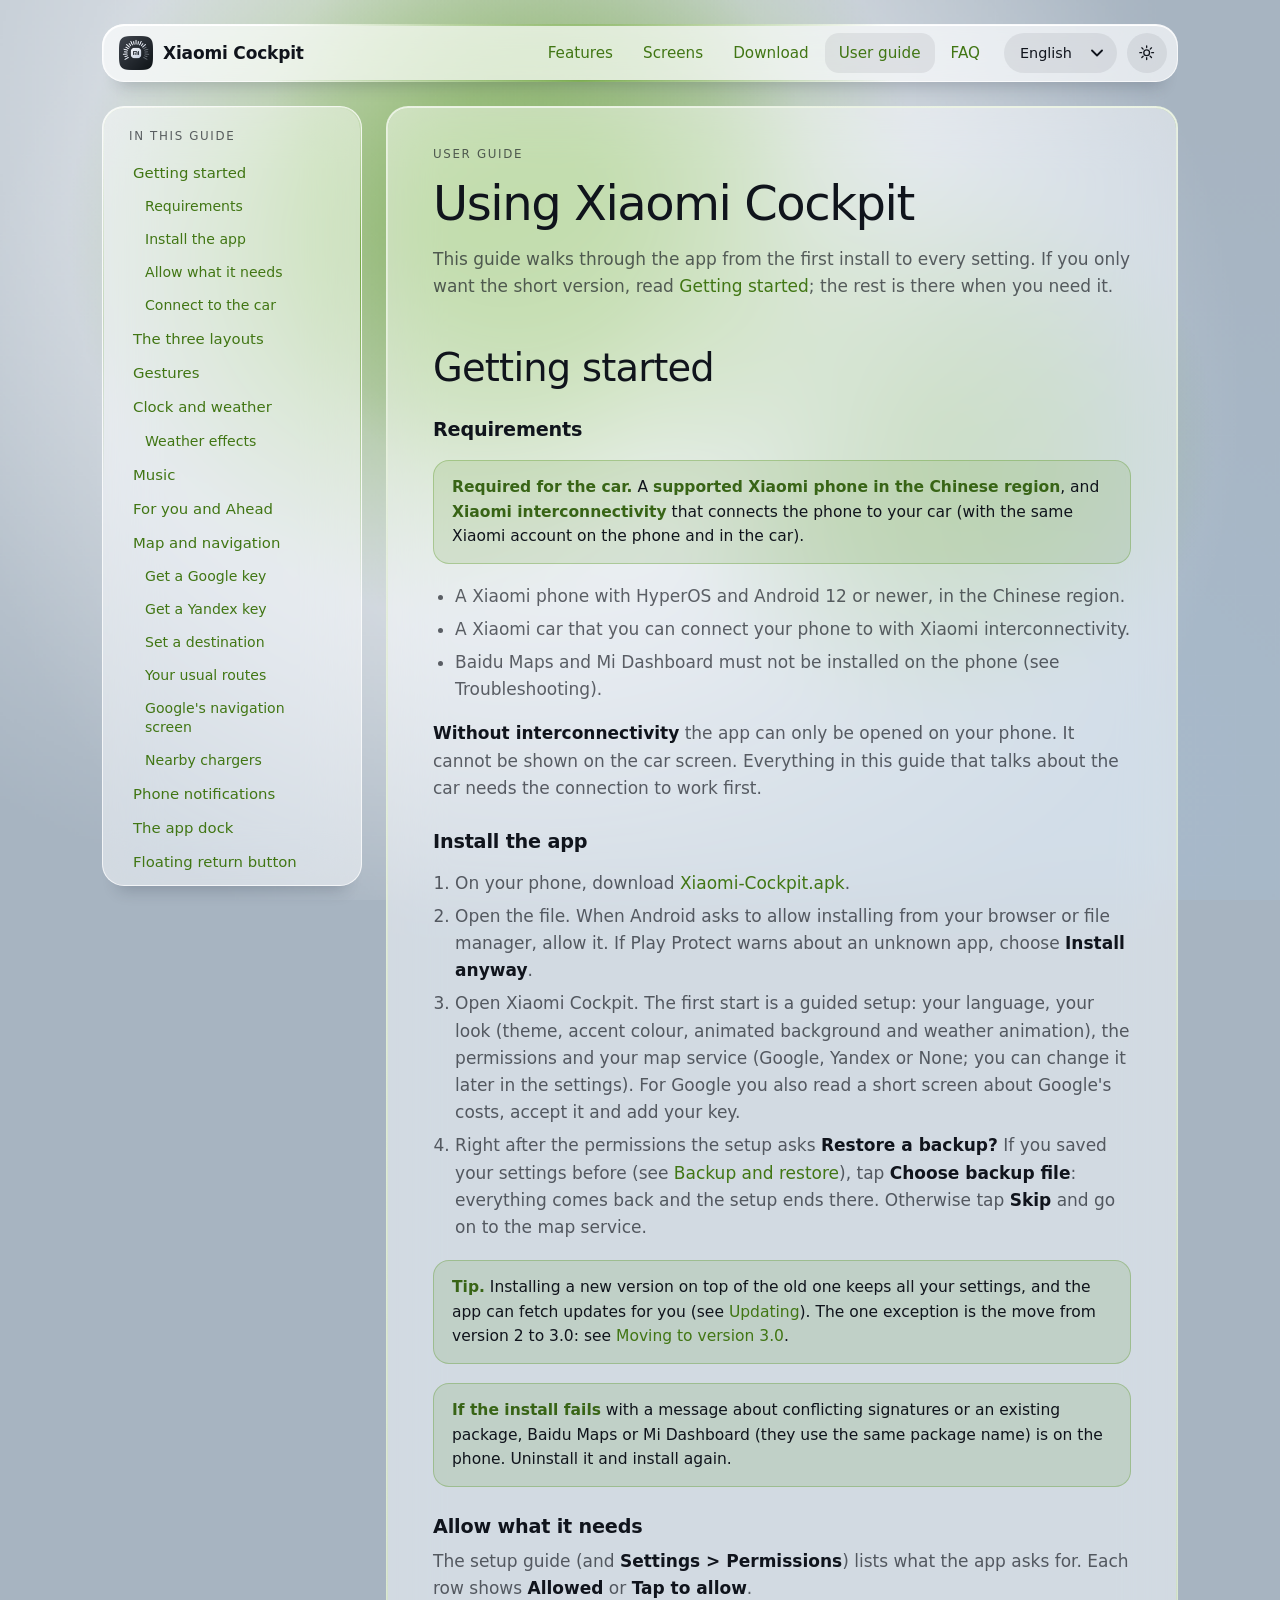
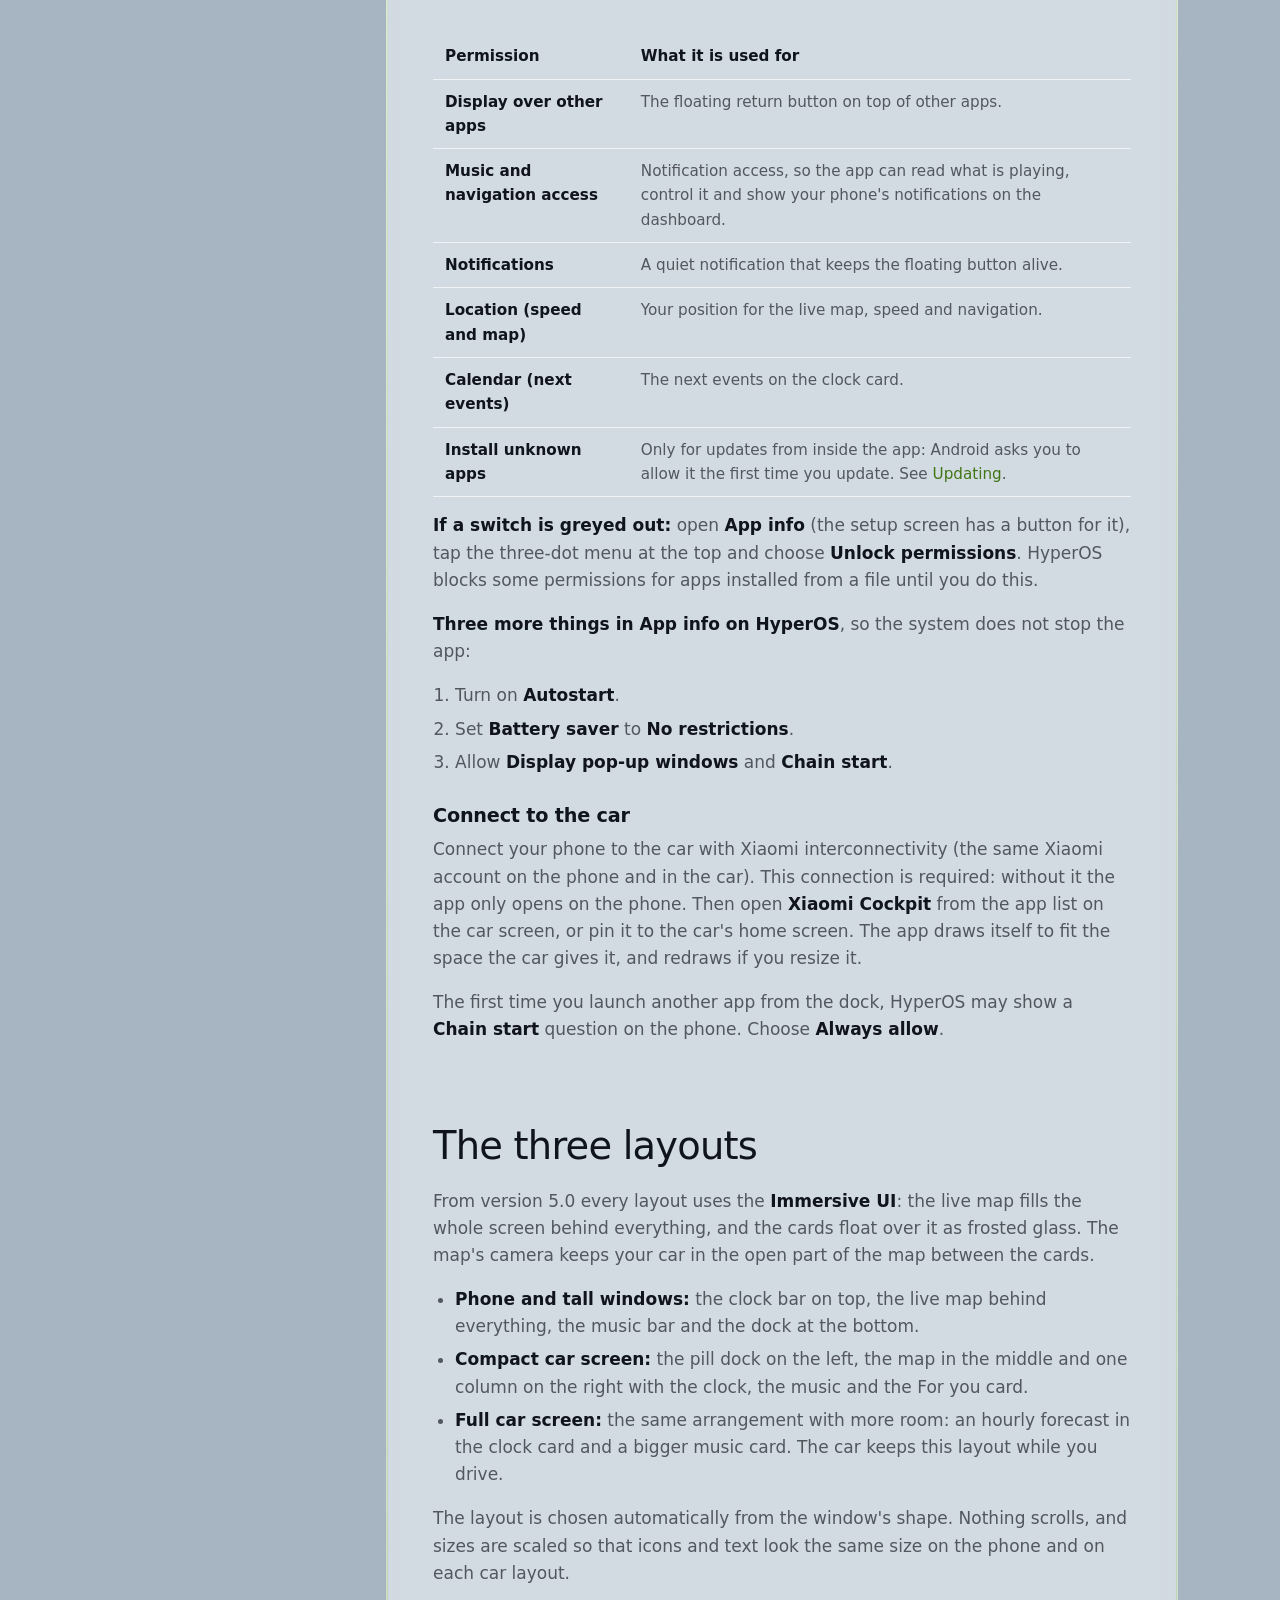
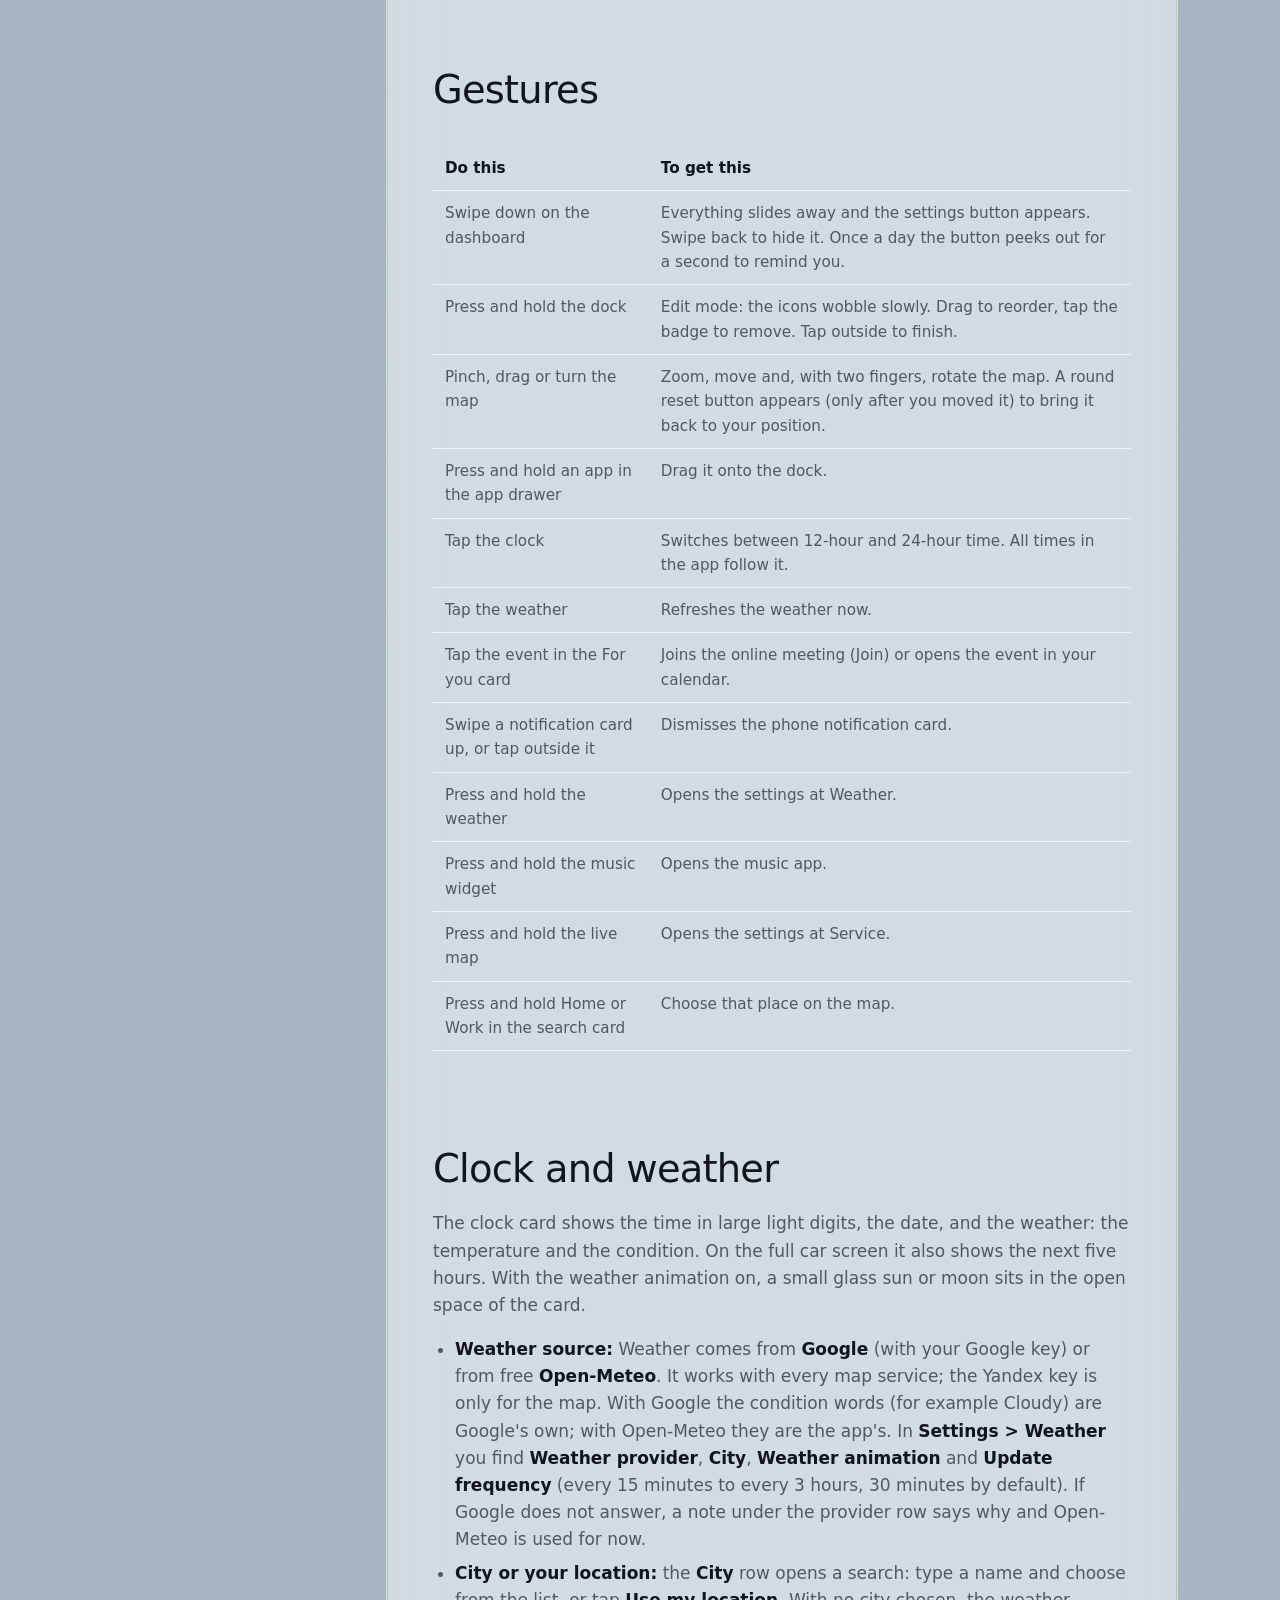
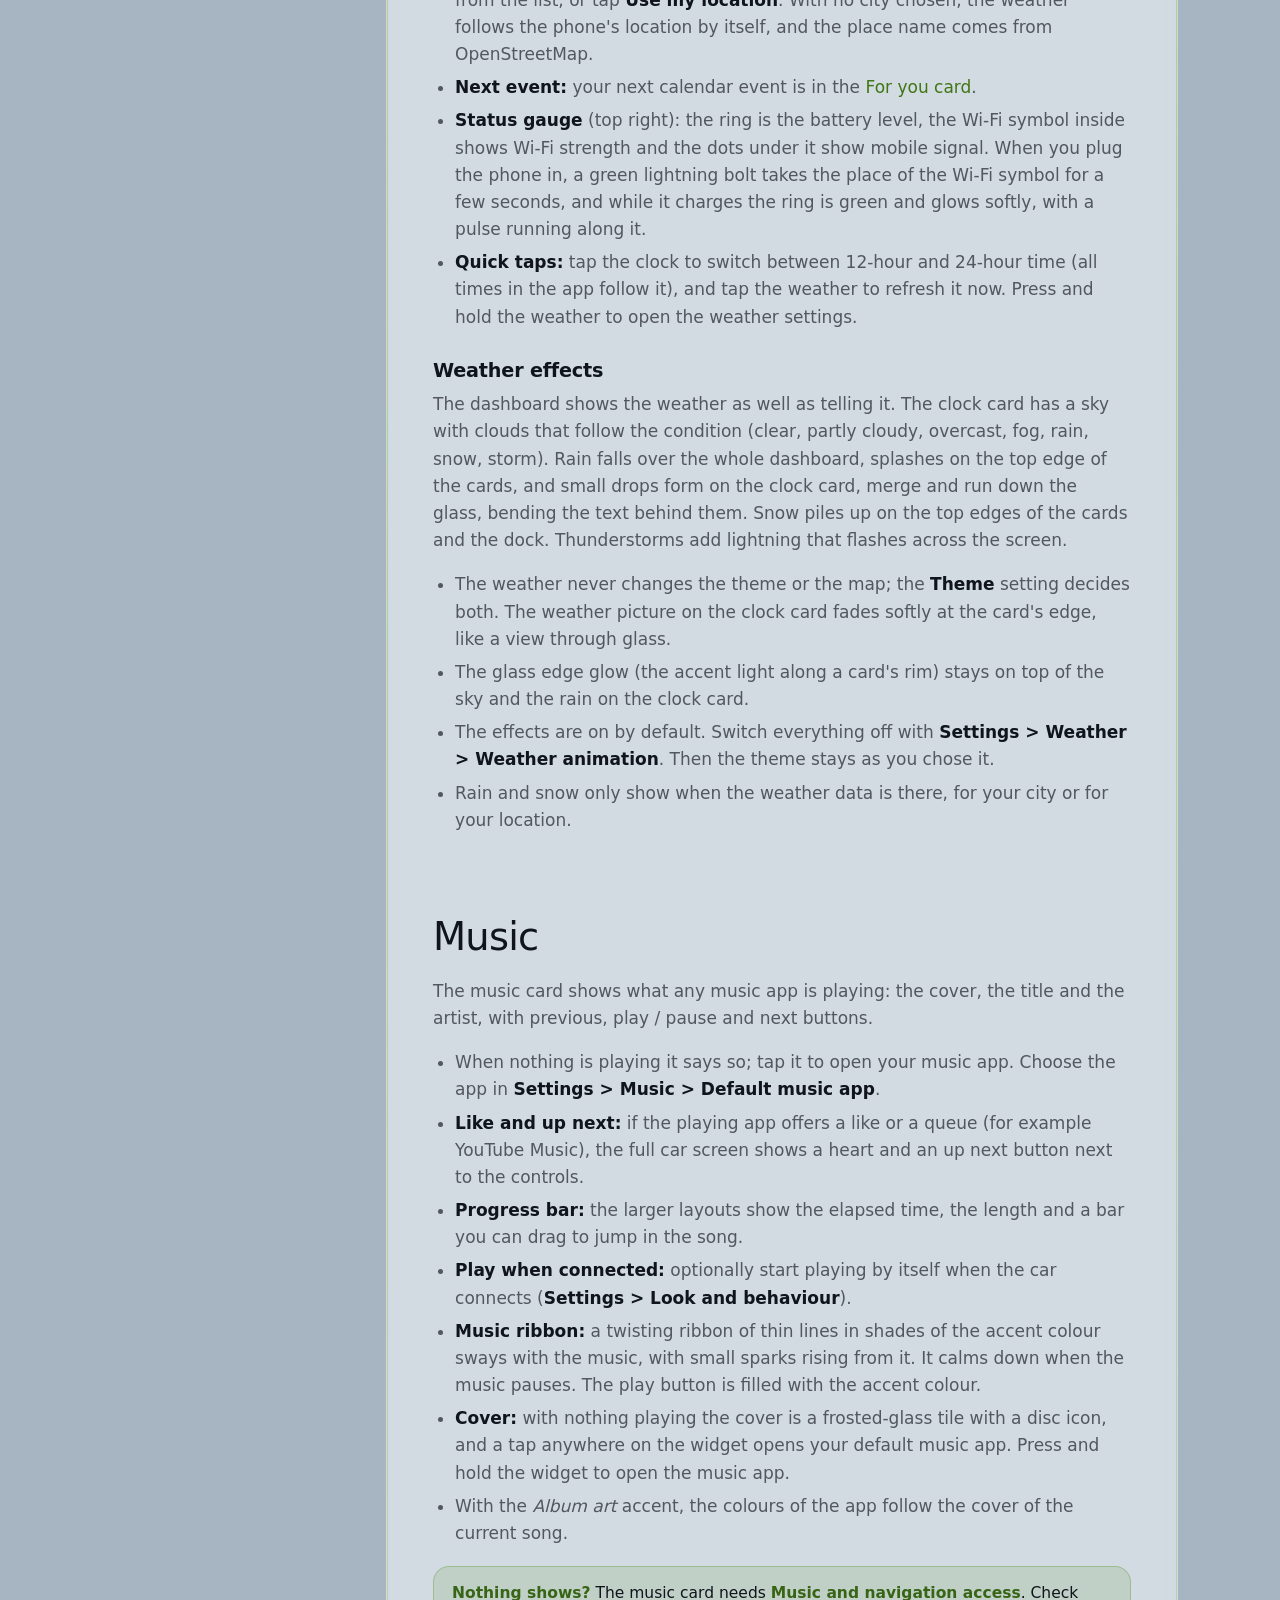
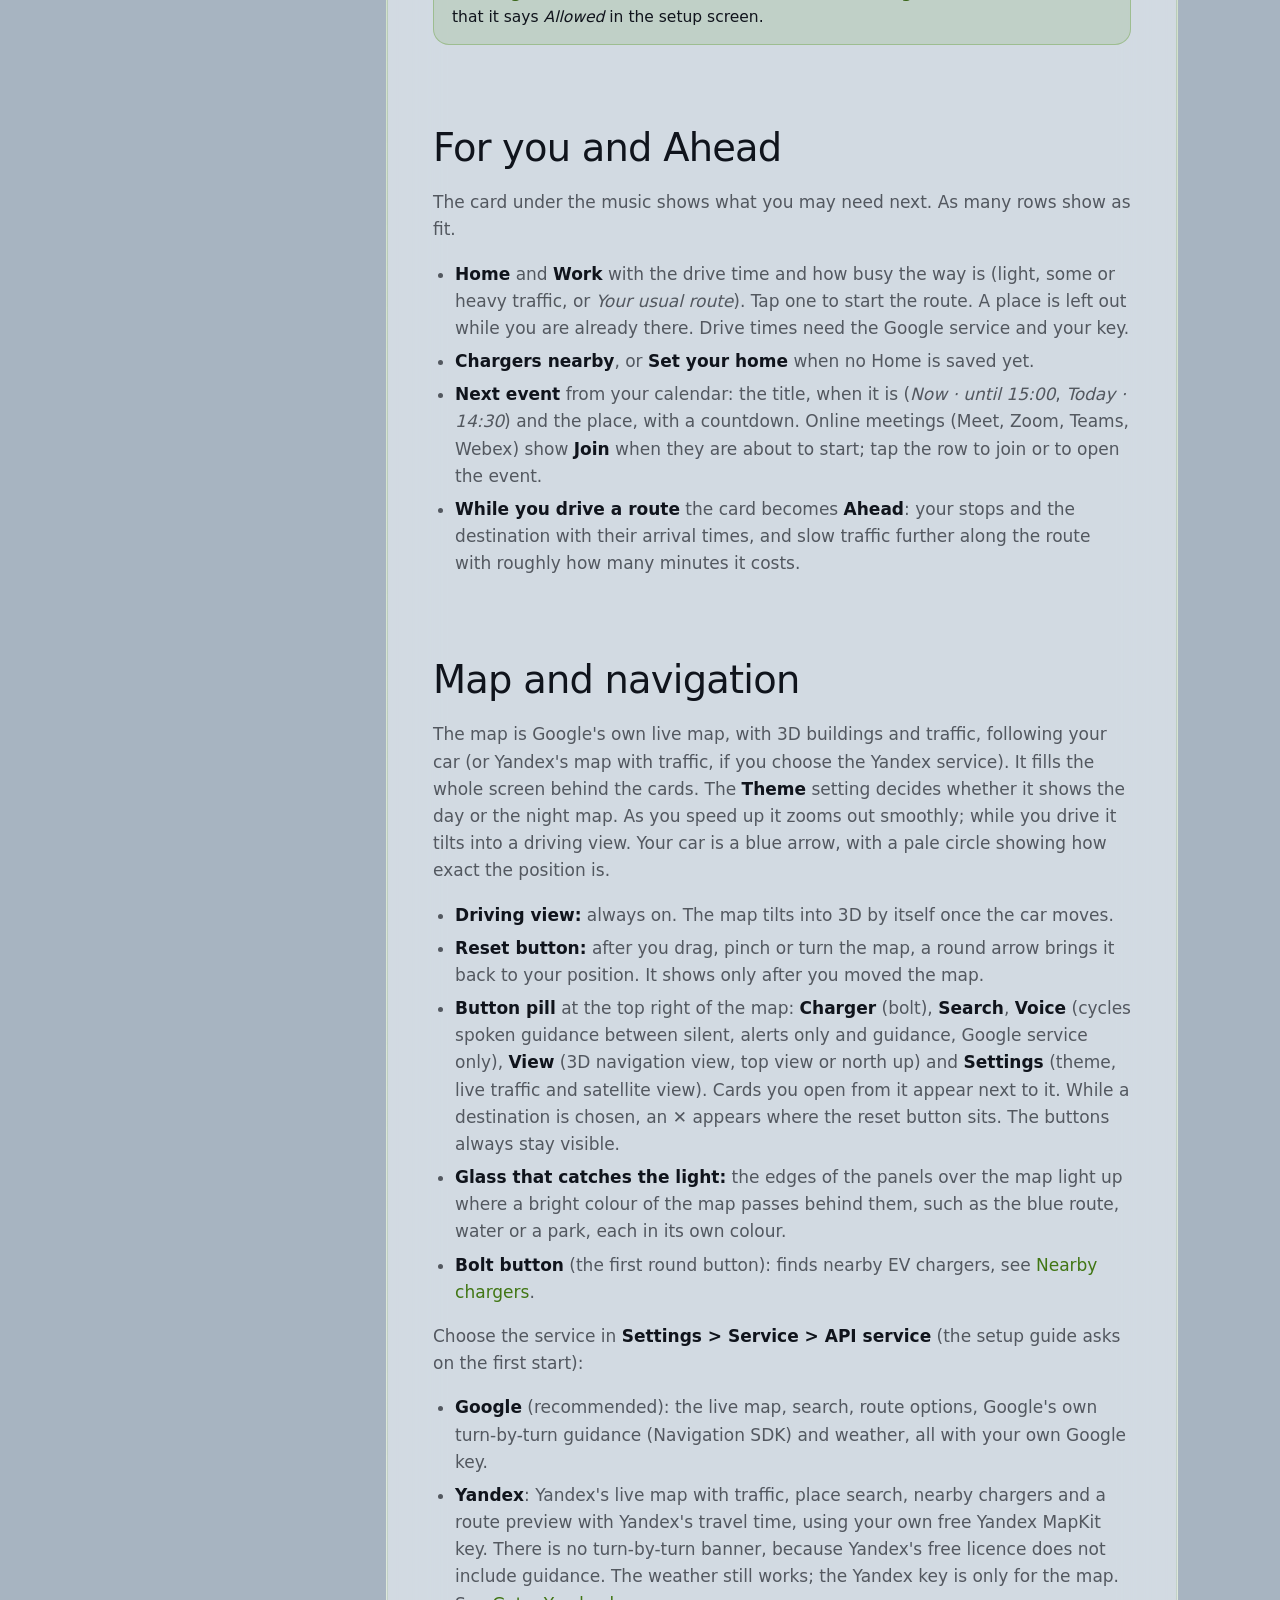
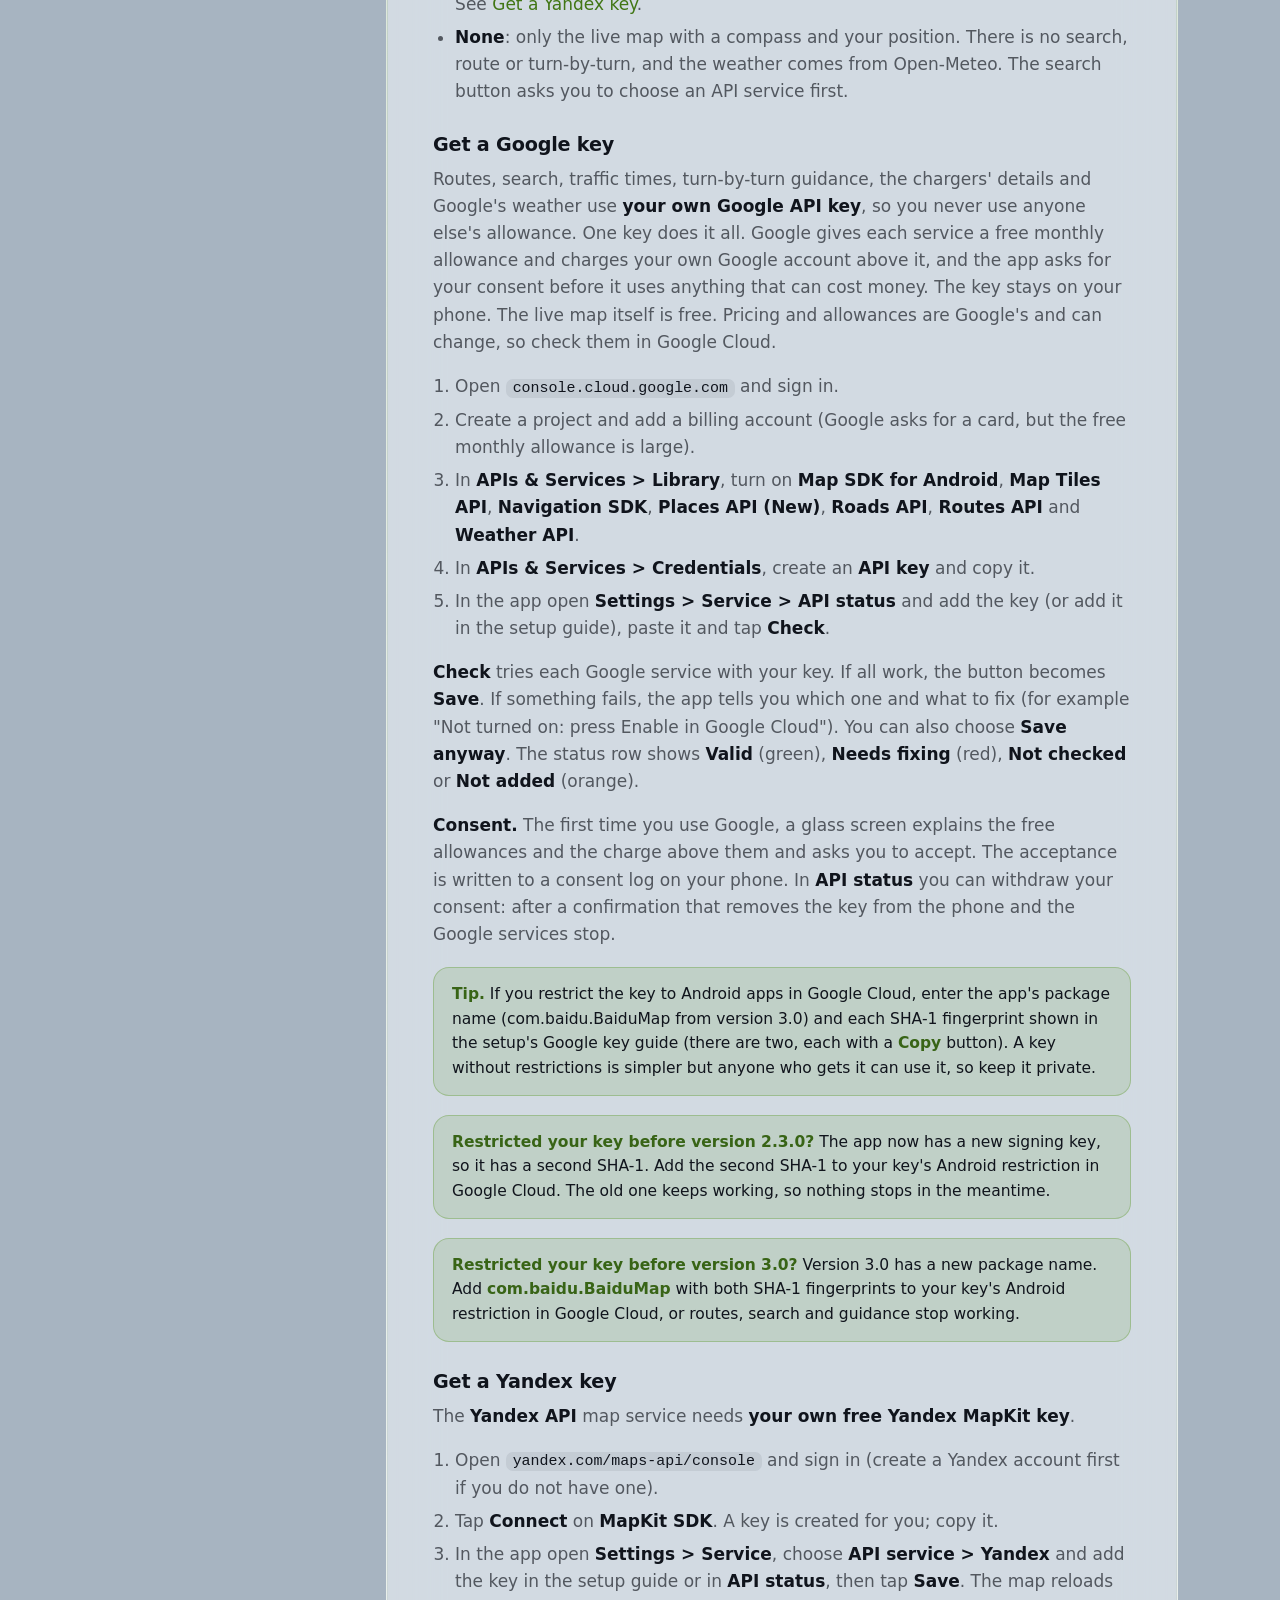
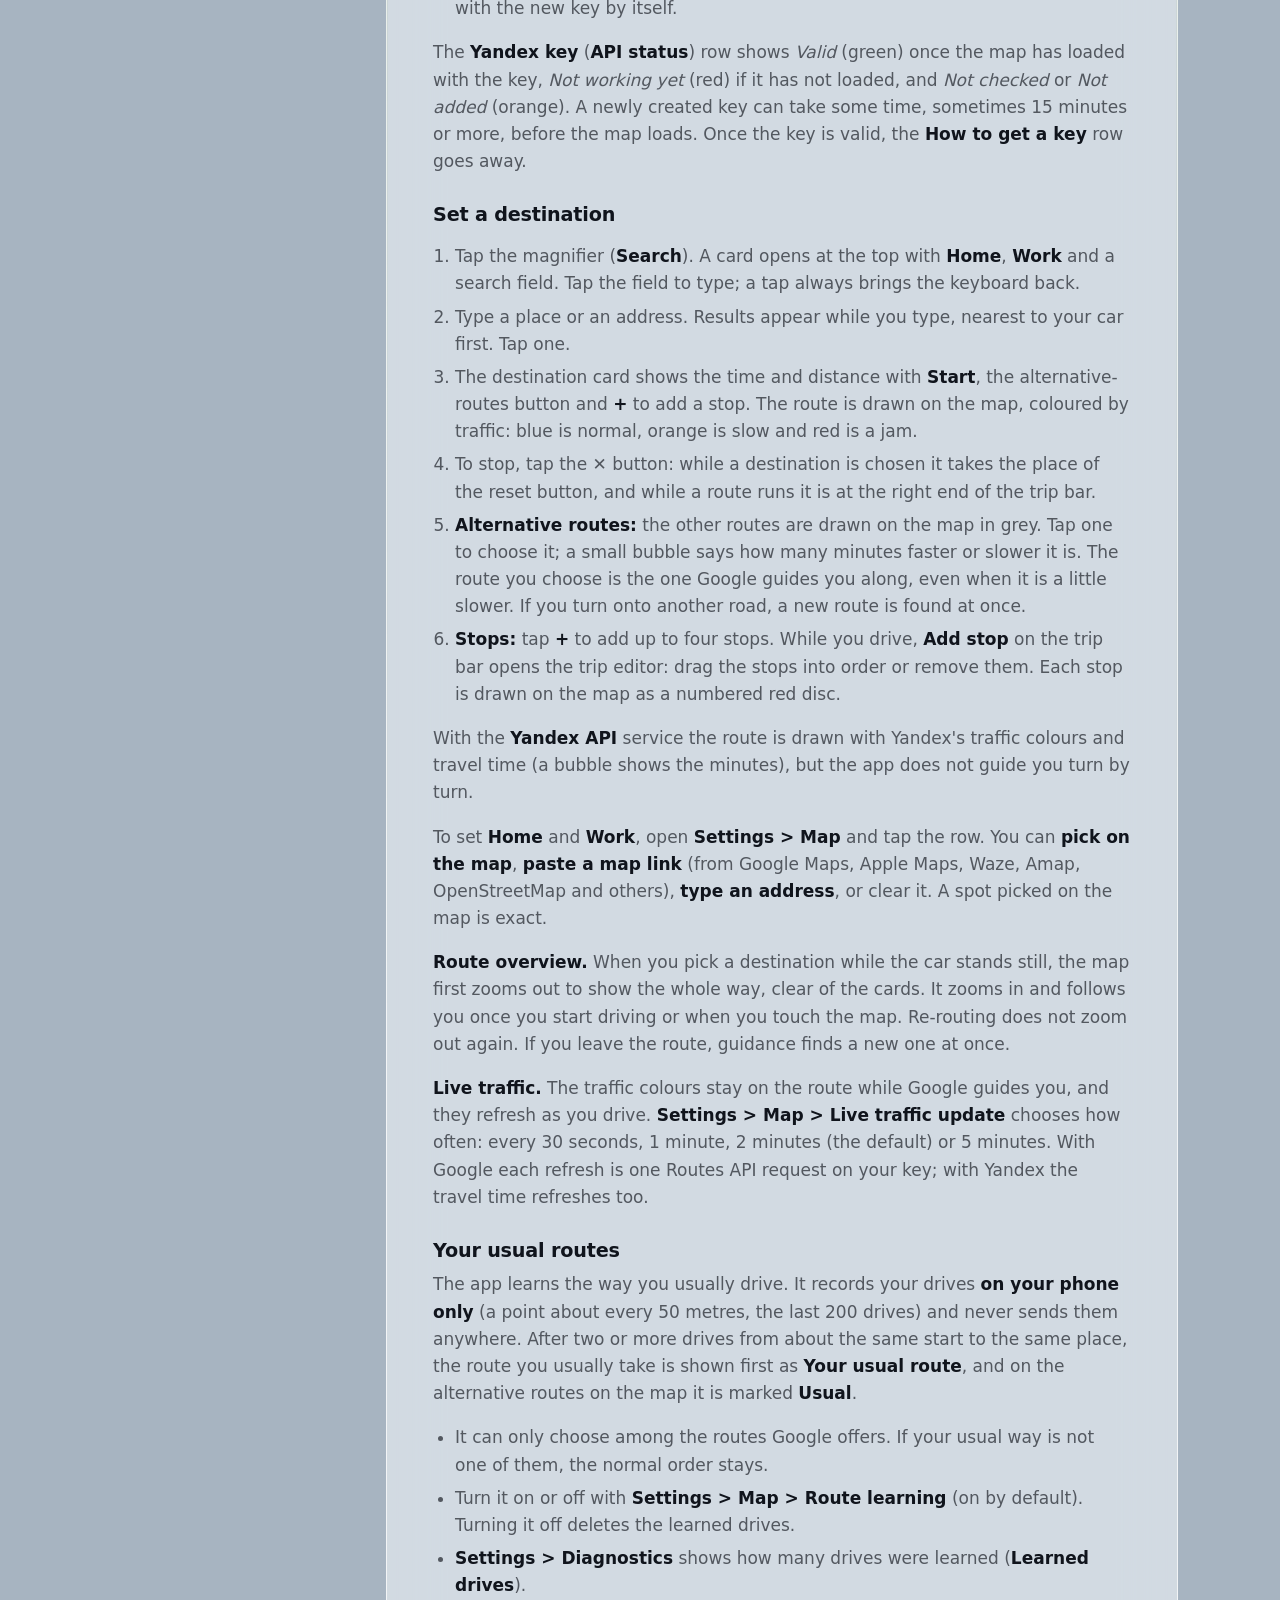
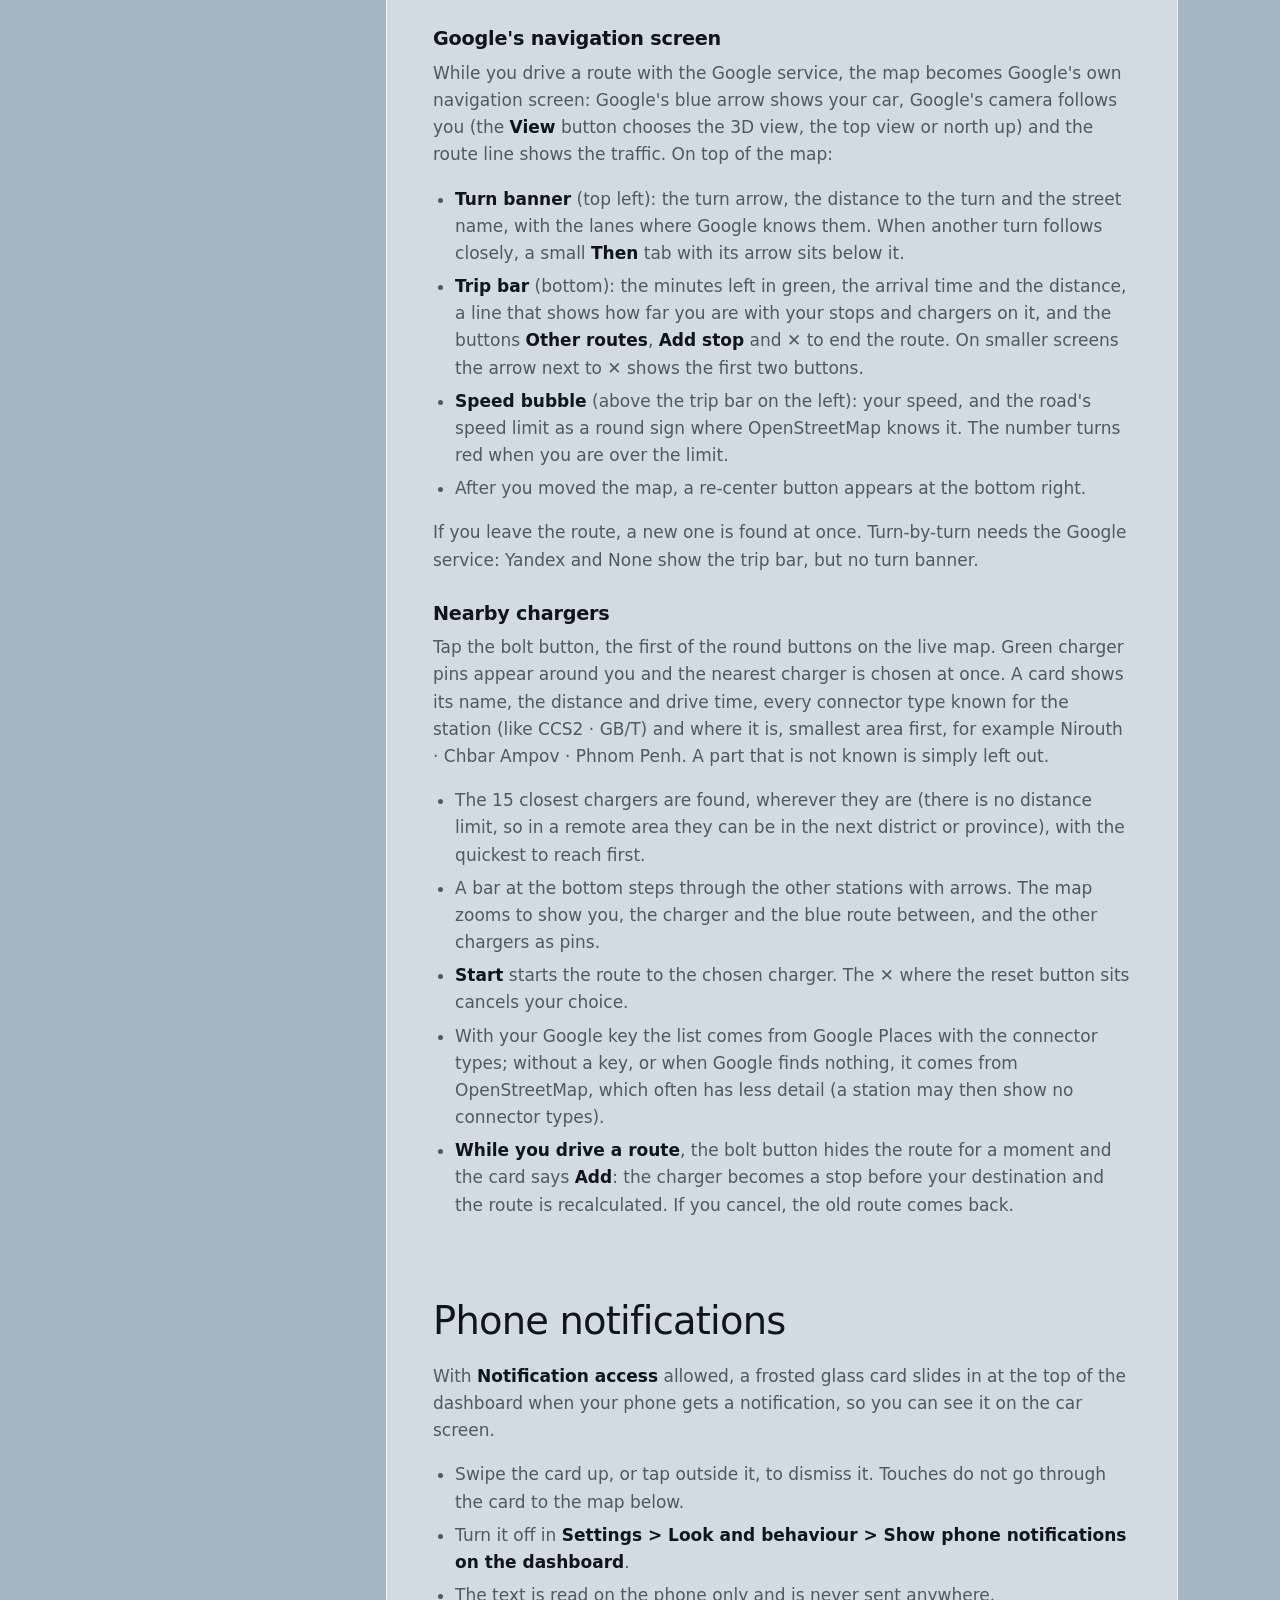
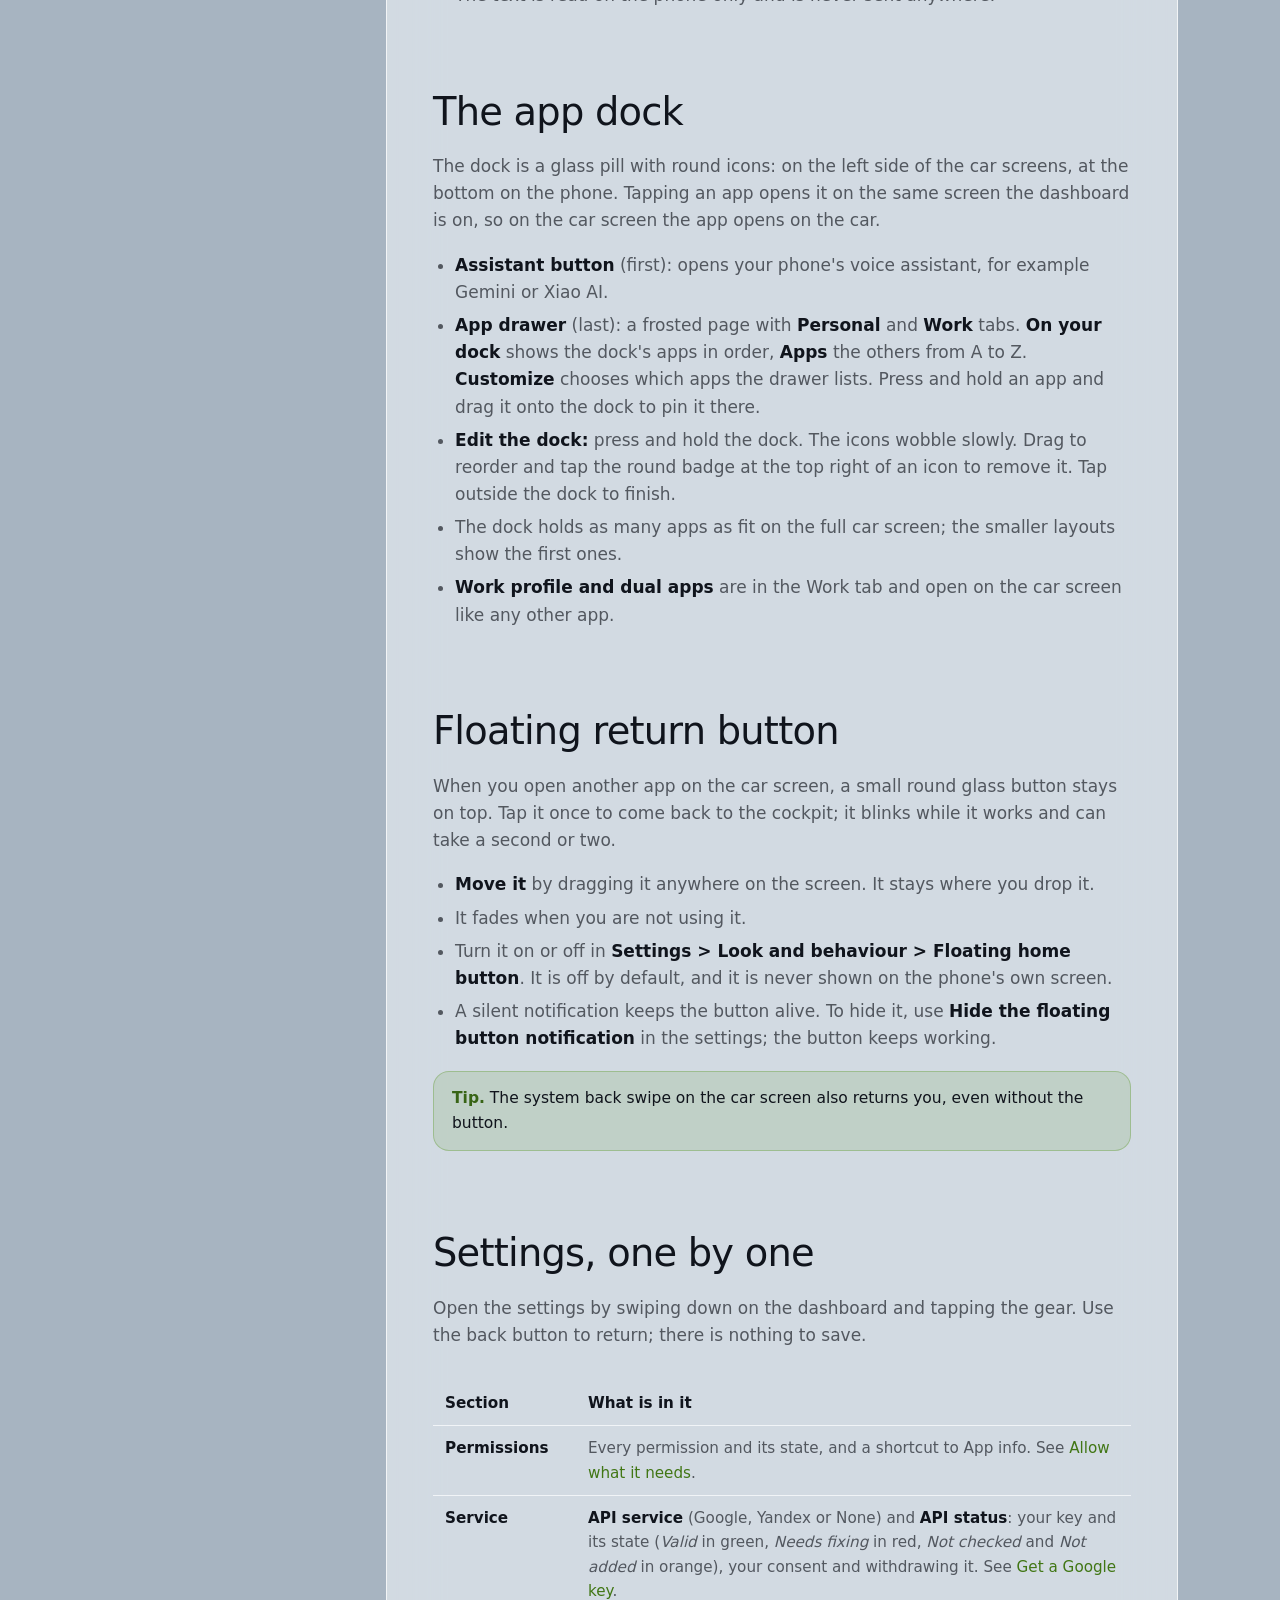
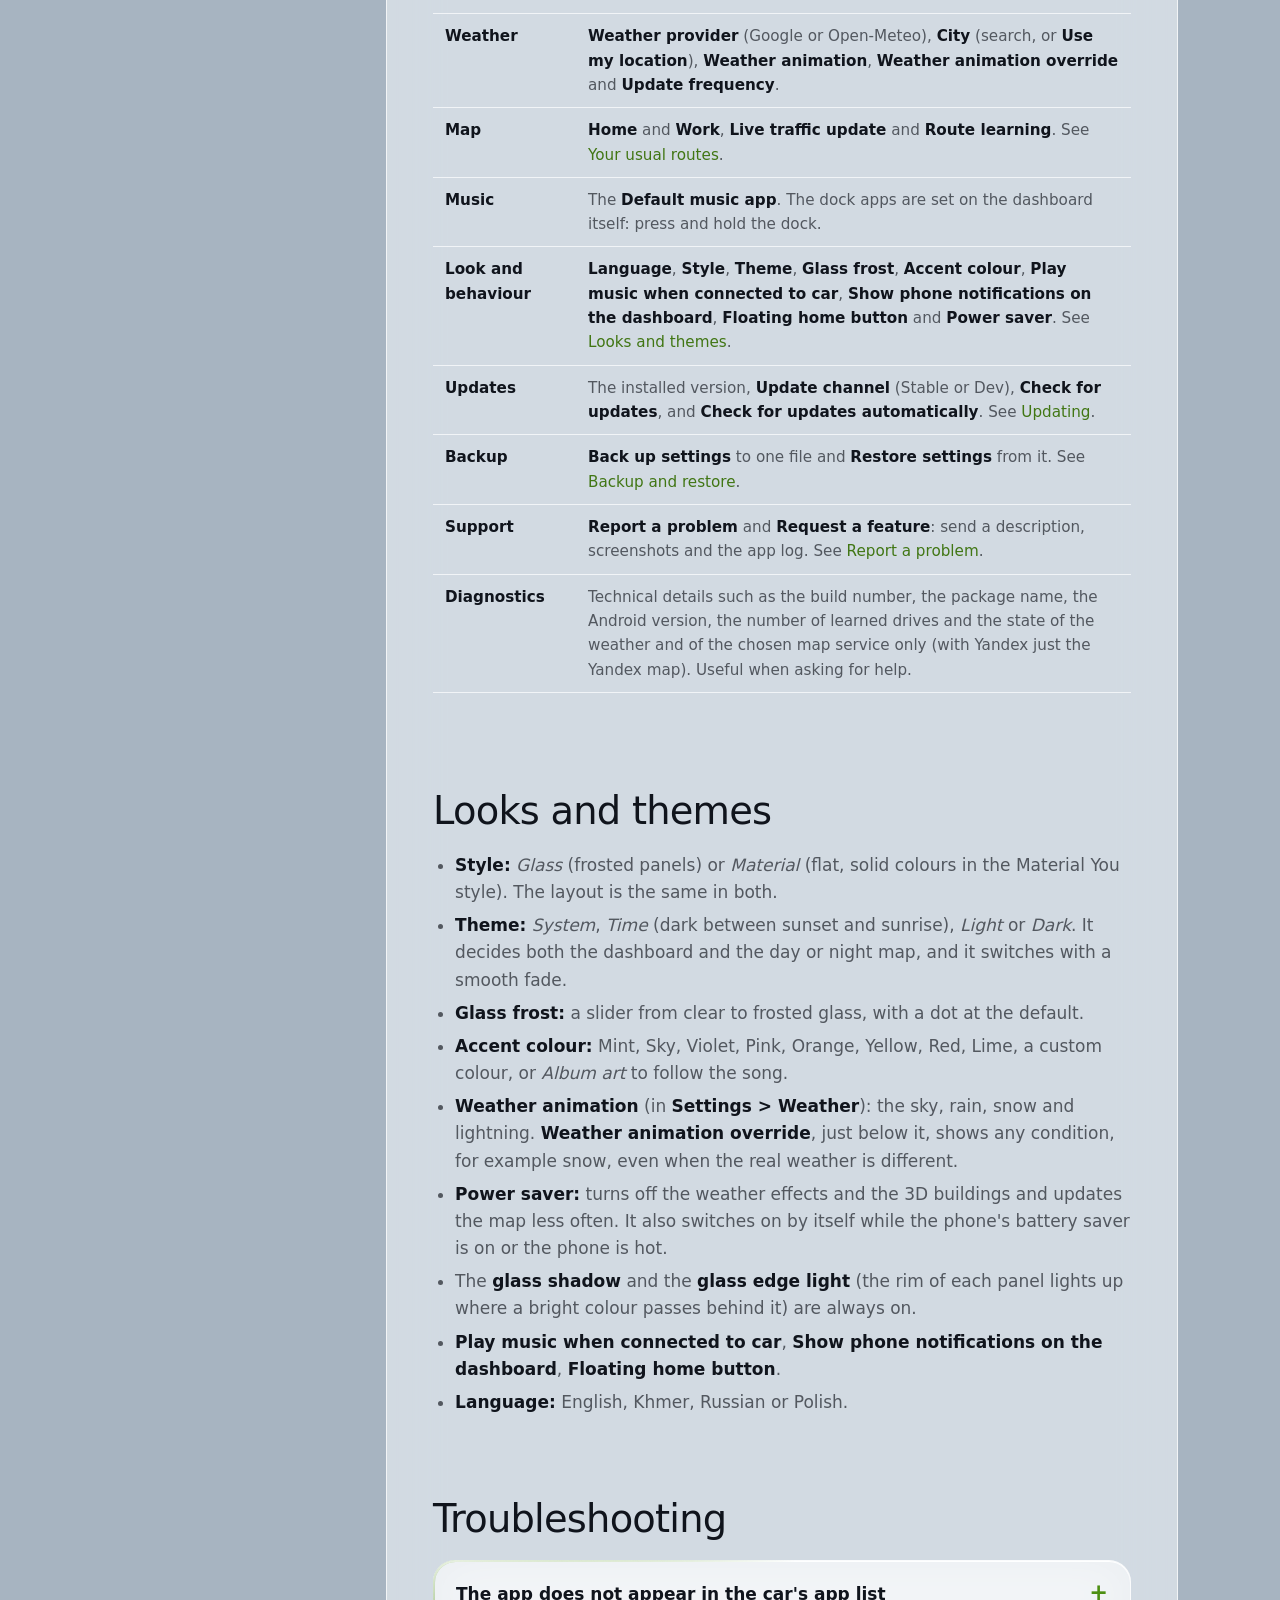
<file: guide.html>
<!doctype html>
<html lang="en" data-theme="dark">
<head>
<meta charset="utf-8">
<meta name="viewport" content="width=device-width, initial-scale=1">
<title>User guide · Xiaomi Cockpit</title>
<meta name="description" content="The Xiaomi Cockpit user guide: install, set up permissions, use the clock, weather, music, map and navigation, the app dock, the floating button, every setting, and fixes for common problems.">
<meta name="theme-color" content="#0a1621">
<meta name="color-scheme" content="dark light">
<style>html{background:#0a1621}html[data-theme=light]{background:#a7b4c1}</style>
<link rel="icon" href="assets/brand/icon-192.png" type="image/png" sizes="192x192">
<link rel="apple-touch-icon" href="apple-touch-icon.png">
<meta property="og:image" content="https://xiaomi-cockpit.github.io/assets/brand/icon-512.png">
<link rel="stylesheet" href="assets/style.css?v=202611061200">
<script>
  (function () {
    try {
      var q = /[?&]theme=(light|dark)/.exec(location.search);
      var t = q ? q[1] : localStorage.getItem("cockpit-theme");
      if (t !== "light" && t !== "dark") t = window.matchMedia && window.matchMedia("(prefers-color-scheme: light)").matches ? "light" : "dark";
      document.documentElement.setAttribute("data-theme", t);
    } catch (e) {}
  })();
</script>
</head>
<body>
<canvas id="bg" aria-hidden="true"></canvas>

<header class="top">
  <div class="wrap">
    <nav class="nav glass strong" aria-label="Main">
      <a class="brand" href="./"><span class="mark"><img src="assets/brand/Xiaomi-Cockpit-icon-512-rounded.png" alt="" width="32" height="32"></span>Xiaomi Cockpit</a>
      <ul>
        <li><a href="./#features">Features</a></li>
        <li><a href="./#screens">Screens</a></li>
        <li><a href="./#install">Download</a></li>
        <li><a href="guide.html" aria-current="page">User guide</a></li>
        <li><a href="./#faq">FAQ</a></li>
      </ul>
      <button class="iconbtn" id="theme-btn" type="button" aria-label="Switch between dark and light theme" title="Dark / light">
        <svg class="ic moon" aria-hidden="true"><use href="assets/icons.svg#i-moon"/></svg>
        <svg class="ic sun" aria-hidden="true"><use href="assets/icons.svg#i-sun"/></svg>
      </button>
      <button class="iconbtn" id="menu-btn" type="button" aria-label="Menu" aria-expanded="false"><svg class="ic" aria-hidden="true"><use href="assets/icons.svg#i-menu"/></svg></button>
    </nav>
  </div>
</header>

<main>
<div class="wrap guide">

  <aside class="toc glass" aria-label="Contents">
    <span class="tiny">In this guide</span>
    <div class="toc-list">
      <a href="#start">Getting started</a>
      <a class="sub" href="#requirements">Requirements</a>
      <a class="sub" href="#install-app">Install the app</a>
      <a class="sub" href="#permissions">Allow what it needs</a>
      <a class="sub" href="#connect">Connect to the car</a>
      <a href="#layouts">The three layouts</a>
      <a href="#gestures">Gestures</a>
      <a href="#clock">Clock and weather</a>
      <a class="sub" href="#weather-fx">Weather effects</a>
      <a href="#music">Music</a>
      <a href="#foryou">For you and Ahead</a>
      <a href="#map">Map and navigation</a>
      <a class="sub" href="#google-key">Get a Google key</a>
      <a class="sub" href="#yandex-key">Get a Yandex key</a>
      <a class="sub" href="#route">Set a destination</a>
      <a class="sub" href="#usual-routes">Your usual routes</a>
      <a class="sub" href="#banner">Google's navigation screen</a>
      <a class="sub" href="#chargers">Nearby chargers</a>
      <a href="#notifications">Phone notifications</a>
      <a href="#dock">The app dock</a>
      <a href="#floating">Floating return button</a>
      <a href="#settings">Settings, one by one</a>
      <a href="#look">Looks and themes</a>
      <a href="#troubleshooting">Troubleshooting</a>
      <a href="#report">Report a problem</a>
      <a href="#updates">Updating</a>
      <a href="#backup">Backup and restore</a>
    </div>
  </aside>

  <article class="doc glass">
    <p class="tiny">User guide</p>
    <h1>Using Xiaomi Cockpit</h1>
    <p>This guide walks through the app from the first install to every setting. If you only want the short version, read <a href="#start">Getting started</a>; the rest is there when you need it.</p>

    <!-- ===== start ===== -->
    <h2 id="start">Getting started</h2>
    <h3 id="requirements">Requirements</h3>
    <div class="tip"><p><b>Required for the car.</b> A <b>supported Xiaomi phone in the Chinese region</b>, and <b>Xiaomi interconnectivity</b> that connects the phone to your car (with the same Xiaomi account on the phone and in the car).</p></div>
    <ul>
      <li>A Xiaomi phone with HyperOS and Android 12 or newer, in the Chinese region.</li>
      <li>A Xiaomi car that you can connect your phone to with Xiaomi interconnectivity.</li>
      <li>Baidu Maps and Mi Dashboard must not be installed on the phone (see Troubleshooting).</li>
    </ul>
    <p><b>Without interconnectivity</b> the app can only be opened on your phone. It cannot be shown on the car screen. Everything in this guide that talks about the car needs the connection to work first.</p>

    <h3 id="install-app">Install the app</h3>
    <ol>
      <li>On your phone, download <a href="https://github.com/xiaomi-cockpit/xiaomi-cockpit.github.io/releases/latest/download/Xiaomi-Cockpit.apk">Xiaomi-Cockpit.apk</a>.</li>
      <li>Open the file. When Android asks to allow installing from your browser or file manager, allow it. If Play Protect warns about an unknown app, choose <b>Install anyway</b>.</li>
      <li>Open Xiaomi Cockpit. The first start is a guided setup: your language, your look (theme, accent colour, animated background and weather animation), the permissions and your map service (Google, Yandex or None; you can change it later in the settings). For Google you also read a short screen about Google's costs, accept it and add your key.</li>
      <li>Right after the permissions the setup asks <b>Restore a backup?</b> If you saved your settings before (see <a href="#backup">Backup and restore</a>), tap <b>Choose backup file</b>: everything comes back and the setup ends there. Otherwise tap <b>Skip</b> and go on to the map service.</li>
    </ol>
    <div class="tip"><p><b>Tip.</b> Installing a new version on top of the old one keeps all your settings, and the app can fetch updates for you (see <a href="#updates">Updating</a>). The one exception is the move from version 2 to 3.0: see <a href="#move3">Moving to version 3.0</a>.</p></div>
    <div class="tip"><p><b>If the install fails</b> with a message about conflicting signatures or an existing package, Baidu Maps or Mi Dashboard (they use the same package name) is on the phone. Uninstall it and install again.</p></div>

    <h3 id="permissions">Allow what it needs</h3>
    <p>The setup guide (and <b>Settings &gt; Permissions</b>) lists what the app asks for. Each row shows <b>Allowed</b> or <b>Tap to allow</b>.</p>
    <div class="tablewrap"><table>
      <tr><th>Permission</th><th>What it is used for</th></tr>
      <tr><td><b>Display over other apps</b></td><td>The floating return button on top of other apps.</td></tr>
      <tr><td><b>Music and navigation access</b></td><td>Notification access, so the app can read what is playing, control it and show your phone's notifications on the dashboard.</td></tr>
      <tr><td><b>Notifications</b></td><td>A quiet notification that keeps the floating button alive.</td></tr>
      <tr><td><b>Location (speed and map)</b></td><td>Your position for the live map, speed and navigation.</td></tr>
      <tr><td><b>Calendar (next events)</b></td><td>The next events on the clock card.</td></tr>
      <tr><td><b>Install unknown apps</b></td><td>Only for updates from inside the app: Android asks you to allow it the first time you update. See <a href="#updates">Updating</a>.</td></tr>
    </table></div>
    <p><b>If a switch is greyed out:</b> open <b>App info</b> (the setup screen has a button for it), tap the three-dot menu at the top and choose <b>Unlock permissions</b>. HyperOS blocks some permissions for apps installed from a file until you do this.</p>
    <p><b>Three more things in App info on HyperOS</b>, so the system does not stop the app:</p>
    <ol><li>Turn on <b>Autostart</b>.</li><li>Set <b>Battery saver</b> to <b>No restrictions</b>.</li><li>Allow <b>Display pop-up windows</b> and <b>Chain start</b>.</li></ol>

    <h3 id="connect">Connect to the car</h3>
    <p>Connect your phone to the car with Xiaomi interconnectivity (the same Xiaomi account on the phone and in the car). This connection is required: without it the app only opens on the phone. Then open <b>Xiaomi Cockpit</b> from the app list on the car screen, or pin it to the car's home screen. The app draws itself to fit the space the car gives it, and redraws if you resize it.</p>
    <p>The first time you launch another app from the dock, HyperOS may show a <b>Chain start</b> question on the phone. Choose <b>Always allow</b>.</p>

    <!-- ===== layouts ===== -->
    <h2 id="layouts">The three layouts</h2>
    <p>From version 5.0 every layout uses the <b>Immersive UI</b>: the live map fills the whole screen behind everything, and the cards float over it as frosted glass. The map's camera keeps your car in the open part of the map between the cards.</p>
    <ul>
      <li><b>Phone and tall windows:</b> the clock bar on top, the live map behind everything, the music bar and the dock at the bottom.</li>
      <li><b>Compact car screen:</b> the pill dock on the left, the map in the middle and one column on the right with the clock, the music and the For you card.</li>
      <li><b>Full car screen:</b> the same arrangement with more room: an hourly forecast in the clock card and a bigger music card. The car keeps this layout while you drive.</li>
    </ul>
    <p>The layout is chosen automatically from the window's shape. Nothing scrolls, and sizes are scaled so that icons and text look the same size on the phone and on each car layout.</p>

    <!-- ===== gestures ===== -->
    <h2 id="gestures">Gestures</h2>
    <div class="tablewrap"><table>
      <tr><th>Do this</th><th>To get this</th></tr>
      <tr><td>Swipe down on the dashboard</td><td>Everything slides away and the settings button appears. Swipe back to hide it. Once a day the button peeks out for a second to remind you.</td></tr>
      <tr><td>Press and hold the dock</td><td>Edit mode: the icons wobble slowly. Drag to reorder, tap the badge to remove. Tap outside to finish.</td></tr>
      <tr><td>Pinch, drag or turn the map</td><td>Zoom, move and, with two fingers, rotate the map. A round reset button appears (only after you moved it) to bring it back to your position.</td></tr>
      <tr><td>Press and hold an app in the app drawer</td><td>Drag it onto the dock.</td></tr>
      <tr><td>Tap the clock</td><td>Switches between 12-hour and 24-hour time. All times in the app follow it.</td></tr>
      <tr><td>Tap the weather</td><td>Refreshes the weather now.</td></tr>
      <tr><td>Tap the event in the For you card</td><td>Joins the online meeting (Join) or opens the event in your calendar.</td></tr>
      <tr><td>Swipe a notification card up, or tap outside it</td><td>Dismisses the phone notification card.</td></tr>
      <tr><td>Press and hold the weather</td><td>Opens the settings at Weather.</td></tr>
      <tr><td>Press and hold the music widget</td><td>Opens the music app.</td></tr>
      <tr><td>Press and hold the live map</td><td>Opens the settings at Service.</td></tr>
      <tr><td>Press and hold Home or Work in the search card</td><td>Choose that place on the map.</td></tr>
    </table></div>

    <!-- ===== clock ===== -->
    <h2 id="clock">Clock and weather</h2>
    <p>The clock card shows the time in large light digits, the date, and the weather: the temperature and the condition. On the full car screen it also shows the next five hours. With the weather animation on, a small glass sun or moon sits in the open space of the card.</p>
    <ul>
      <li><b>Weather source:</b> Weather comes from <b>Google</b> (with your Google key) or from free <b>Open-Meteo</b>. It works with every map service; the Yandex key is only for the map. With Google the condition words (for example Cloudy) are Google's own; with Open-Meteo they are the app's. In <b>Settings &gt; Weather</b> you find <b>Weather provider</b>, <b>City</b>, <b>Weather animation</b> and <b>Update frequency</b> (every 15 minutes to every 3 hours, 30 minutes by default). If Google does not answer, a note under the provider row says why and Open-Meteo is used for now.</li>
      <li><b>City or your location:</b> the <b>City</b> row opens a search: type a name and choose from the list, or tap <b>Use my location</b>. With no city chosen, the weather follows the phone's location by itself, and the place name comes from OpenStreetMap.</li>
      <li><b>Next event:</b> your next calendar event is in the <a href="#foryou">For you card</a>.</li>
      <li><b>Status gauge</b> (top right): the ring is the battery level, the Wi-Fi symbol inside shows Wi-Fi strength and the dots under it show mobile signal. When you plug the phone in, a green lightning bolt takes the place of the Wi-Fi symbol for a few seconds, and while it charges the ring is green and glows softly, with a pulse running along it.</li>
      <li><b>Quick taps:</b> tap the clock to switch between 12-hour and 24-hour time (all times in the app follow it), and tap the weather to refresh it now. Press and hold the weather to open the weather settings.</li>
    </ul>

    <h3 id="weather-fx">Weather effects</h3>
    <p>The dashboard shows the weather as well as telling it. The clock card has a sky with clouds that follow the condition (clear, partly cloudy, overcast, fog, rain, snow, storm). Rain falls over the whole dashboard, splashes on the top edge of the cards, and small drops form on the clock card, merge and run down the glass, bending the text behind them. Snow piles up on the top edges of the cards and the dock. Thunderstorms add lightning that flashes across the screen.</p>
    <ul>
      <li>The weather never changes the theme or the map; the <b>Theme</b> setting decides both. The weather picture on the clock card fades softly at the card's edge, like a view through glass.</li>
      <li>The glass edge glow (the accent light along a card's rim) stays on top of the sky and the rain on the clock card.</li>
      <li>The effects are on by default. Switch everything off with <b>Settings &gt; Weather &gt; Weather animation</b>. Then the theme stays as you chose it.</li>
      <li>Rain and snow only show when the weather data is there, for your city or for your location.</li>
    </ul>

    <!-- ===== music ===== -->
    <h2 id="music">Music</h2>
    <p>The music card shows what any music app is playing: the cover, the title and the artist, with previous, play / pause and next buttons.</p>
    <ul>
      <li>When nothing is playing it says so; tap it to open your music app. Choose the app in <b>Settings &gt; Music &gt; Default music app</b>.</li>
      <li><b>Like and up next:</b> if the playing app offers a like or a queue (for example YouTube Music), the full car screen shows a heart and an up next button next to the controls.</li>
      <li><b>Progress bar:</b> the larger layouts show the elapsed time, the length and a bar you can drag to jump in the song.</li>
      <li><b>Play when connected:</b> optionally start playing by itself when the car connects (<b>Settings &gt; Look and behaviour</b>).</li>
      <li><b>Music ribbon:</b> a twisting ribbon of thin lines in shades of the accent colour sways with the music, with small sparks rising from it. It calms down when the music pauses. The play button is filled with the accent colour.</li>
      <li><b>Cover:</b> with nothing playing the cover is a frosted-glass tile with a disc icon, and a tap anywhere on the widget opens your default music app. Press and hold the widget to open the music app.</li>
      <li>With the <i>Album art</i> accent, the colours of the app follow the cover of the current song.</li>
    </ul>
    <div class="tip"><p><b>Nothing shows?</b> The music card needs <b>Music and navigation access</b>. Check that it says <i>Allowed</i> in the setup screen.</p></div>

    <!-- ===== for you ===== -->
    <h2 id="foryou">For you and Ahead</h2>
    <p>The card under the music shows what you may need next. As many rows show as fit.</p>
    <ul>
      <li><b>Home</b> and <b>Work</b> with the drive time and how busy the way is (light, some or heavy traffic, or <i>Your usual route</i>). Tap one to start the route. A place is left out while you are already there. Drive times need the Google service and your key.</li>
      <li><b>Chargers nearby</b>, or <b>Set your home</b> when no Home is saved yet.</li>
      <li><b>Next event</b> from your calendar: the title, when it is (<i>Now · until 15:00</i>, <i>Today · 14:30</i>) and the place, with a countdown. Online meetings (Meet, Zoom, Teams, Webex) show <b>Join</b> when they are about to start; tap the row to join or to open the event.</li>
      <li><b>While you drive a route</b> the card becomes <b>Ahead</b>: your stops and the destination with their arrival times, and slow traffic further along the route with roughly how many minutes it costs.</li>
    </ul>

    <!-- ===== map ===== -->
    <h2 id="map">Map and navigation</h2>
    <p>The map is Google's own live map, with 3D buildings and traffic, following your car (or Yandex's map with traffic, if you choose the Yandex service). It fills the whole screen behind the cards. The <b>Theme</b> setting decides whether it shows the day or the night map. As you speed up it zooms out smoothly; while you drive it tilts into a driving view. Your car is a blue arrow, with a pale circle showing how exact the position is.</p>
    <ul>
      <li><b>Driving view:</b> always on. The map tilts into 3D by itself once the car moves.</li>
      <li><b>Reset button:</b> after you drag, pinch or turn the map, a round arrow brings it back to your position. It shows only after you moved the map.</li>
      <li><b>Button pill</b> at the top right of the map: <b>Charger</b> (bolt), <b>Search</b>, <b>Voice</b> (cycles spoken guidance between silent, alerts only and guidance, Google service only), <b>View</b> (3D navigation view, top view or north up) and <b>Settings</b> (theme, live traffic and satellite view). Cards you open from it appear next to it. While a destination is chosen, an ✕ appears where the reset button sits. The buttons always stay visible.</li>
      <li><b>Glass that catches the light:</b> the edges of the panels over the map light up where a bright colour of the map passes behind them, such as the blue route, water or a park, each in its own colour.</li>
      <li><b>Bolt button</b> (the first round button): finds nearby EV chargers, see <a href="#chargers">Nearby chargers</a>.</li>
    </ul>
    <p>Choose the service in <b>Settings &gt; Service &gt; API service</b> (the setup guide asks on the first start):</p>
    <ul>
      <li><b>Google</b> (recommended): the live map, search, route options, Google's own turn-by-turn guidance (Navigation SDK) and weather, all with your own Google key.</li>
      <li><b>Yandex</b>: Yandex's live map with traffic, place search, nearby chargers and a route preview with Yandex's travel time, using your own free Yandex MapKit key. There is no turn-by-turn banner, because Yandex's free licence does not include guidance. The weather still works; the Yandex key is only for the map. See <a href="#yandex-key">Get a Yandex key</a>.</li>
      <li><b>None</b>: only the live map with a compass and your position. There is no search, route or turn-by-turn, and the weather comes from Open-Meteo. The search button asks you to choose an API service first.</li>
    </ul>

    <h3 id="google-key">Get a Google key</h3>
    <p>Routes, search, traffic times, turn-by-turn guidance, the chargers' details and Google's weather use <b>your own Google API key</b>, so you never use anyone else's allowance. One key does it all. Google gives each service a free monthly allowance and charges your own Google account above it, and the app asks for your consent before it uses anything that can cost money. The key stays on your phone. The live map itself is free. Pricing and allowances are Google's and can change, so check them in Google Cloud.</p>
    <ol>
      <li>Open <code>console.cloud.google.com</code> and sign in.</li>
      <li>Create a project and add a billing account (Google asks for a card, but the free monthly allowance is large).</li>
      <li>In <b>APIs &amp; Services &gt; Library</b>, turn on <b>Map SDK for Android</b>, <b>Map Tiles API</b>, <b>Navigation SDK</b>, <b>Places API (New)</b>, <b>Roads API</b>, <b>Routes API</b> and <b>Weather API</b>.</li>
      <li>In <b>APIs &amp; Services &gt; Credentials</b>, create an <b>API key</b> and copy it.</li>
      <li>In the app open <b>Settings &gt; Service &gt; API status</b> and add the key (or add it in the setup guide), paste it and tap <b>Check</b>.</li>
    </ol>
    <p><b>Check</b> tries each Google service with your key. If all work, the button becomes <b>Save</b>. If something fails, the app tells you which one and what to fix (for example "Not turned on: press Enable in Google Cloud"). You can also choose <b>Save anyway</b>. The status row shows <b>Valid</b> (green), <b>Needs fixing</b> (red), <b>Not checked</b> or <b>Not added</b> (orange).</p>
    <p><b>Consent.</b> The first time you use Google, a glass screen explains the free allowances and the charge above them and asks you to accept. The acceptance is written to a consent log on your phone. In <b>API status</b> you can withdraw your consent: after a confirmation that removes the key from the phone and the Google services stop.</p>
    <div class="tip"><p><b>Tip.</b> If you restrict the key to Android apps in Google Cloud, enter the app's package name (com.baidu.BaiduMap from version 3.0) and each SHA-1 fingerprint shown in the setup's Google key guide (there are two, each with a <b>Copy</b> button). A key without restrictions is simpler but anyone who gets it can use it, so keep it private.</p></div>
    <div class="tip"><p><b>Restricted your key before version 2.3.0?</b> The app now has a new signing key, so it has a second SHA-1. Add the second SHA-1 to your key's Android restriction in Google Cloud. The old one keeps working, so nothing stops in the meantime.</p></div>
    <div class="tip"><p><b>Restricted your key before version 3.0?</b> Version 3.0 has a new package name. Add <b>com.baidu.BaiduMap</b> with both SHA-1 fingerprints to your key's Android restriction in Google Cloud, or routes, search and guidance stop working.</p></div>

    <h3 id="yandex-key">Get a Yandex key</h3>
    <p>The <b>Yandex API</b> map service needs <b>your own free Yandex MapKit key</b>.</p>
    <ol>
      <li>Open <code>yandex.com/maps-api/console</code> and sign in (create a Yandex account first if you do not have one).</li>
      <li>Tap <b>Connect</b> on <b>MapKit SDK</b>. A key is created for you; copy it.</li>
      <li>In the app open <b>Settings &gt; Service</b>, choose <b>API service &gt; Yandex</b> and add the key in the setup guide or in <b>API status</b>, then tap <b>Save</b>. The map reloads with the new key by itself.</li>
    </ol>
    <p>The <b>Yandex key</b> (<b>API status</b>) row shows <i>Valid</i> (green) once the map has loaded with the key, <i>Not working yet</i> (red) if it has not loaded, and <i>Not checked</i> or <i>Not added</i> (orange). A newly created key can take some time, sometimes 15 minutes or more, before the map loads. Once the key is valid, the <b>How to get a key</b> row goes away.</p>

    <h3 id="route">Set a destination</h3>
    <ol>
      <li>Tap the magnifier (<b>Search</b>). A card opens at the top with <b>Home</b>, <b>Work</b> and a search field. Tap the field to type; a tap always brings the keyboard back.</li>
      <li>Type a place or an address. Results appear while you type, nearest to your car first. Tap one.</li>
      <li>The destination card shows the time and distance with <b>Start</b>, the alternative-routes button and <b>+</b> to add a stop. The route is drawn on the map, coloured by traffic: blue is normal, orange is slow and red is a jam.</li>
      <li>To stop, tap the ✕ button: while a destination is chosen it takes the place of the reset button, and while a route runs it is at the right end of the trip bar.</li>
      <li><b>Alternative routes:</b> the other routes are drawn on the map in grey. Tap one to choose it; a small bubble says how many minutes faster or slower it is. The route you choose is the one Google guides you along, even when it is a little slower. If you turn onto another road, a new route is found at once.</li>
      <li><b>Stops:</b> tap <b>+</b> to add up to four stops. While you drive, <b>Add stop</b> on the trip bar opens the trip editor: drag the stops into order or remove them. Each stop is drawn on the map as a numbered red disc.</li>
    </ol>
    <p>With the <b>Yandex API</b> service the route is drawn with Yandex's traffic colours and travel time (a bubble shows the minutes), but the app does not guide you turn by turn.</p>
    <p>To set <b>Home</b> and <b>Work</b>, open <b>Settings &gt; Map</b> and tap the row. You can <b>pick on the map</b>, <b>paste a map link</b> (from Google Maps, Apple Maps, Waze, Amap, OpenStreetMap and others), <b>type an address</b>, or clear it. A spot picked on the map is exact.</p>

    <p><b>Route overview.</b> When you pick a destination while the car stands still, the map first zooms out to show the whole way, clear of the cards. It zooms in and follows you once you start driving or when you touch the map. Re-routing does not zoom out again. If you leave the route, guidance finds a new one at once.</p>
    <p><b>Live traffic.</b> The traffic colours stay on the route while Google guides you, and they refresh as you drive. <b>Settings &gt; Map &gt; Live traffic update</b> chooses how often: every 30 seconds, 1 minute, 2 minutes (the default) or 5 minutes. With Google each refresh is one Routes API request on your key; with Yandex the travel time refreshes too.</p>

    <h3 id="usual-routes">Your usual routes</h3>
    <p>The app learns the way you usually drive. It records your drives <b>on your phone only</b> (a point about every 50 metres, the last 200 drives) and never sends them anywhere. After two or more drives from about the same start to the same place, the route you usually take is shown first as <b>Your usual route</b>, and on the alternative routes on the map it is marked <b>Usual</b>.</p>
    <ul>
      <li>It can only choose among the routes Google offers. If your usual way is not one of them, the normal order stays.</li>
      <li>Turn it on or off with <b>Settings &gt; Map &gt; Route learning</b> (on by default). Turning it off deletes the learned drives.</li>
      <li><b>Settings &gt; Diagnostics</b> shows how many drives were learned (<b>Learned drives</b>).</li>
    </ul>

    <h3 id="banner">Google's navigation screen</h3>
    <p>While you drive a route with the Google service, the map becomes Google's own navigation screen: Google's blue arrow shows your car, Google's camera follows you (the <b>View</b> button chooses the 3D view, the top view or north up) and the route line shows the traffic. On top of the map:</p>
    <ul>
      <li><b>Turn banner</b> (top left): the turn arrow, the distance to the turn and the street name, with the lanes where Google knows them. When another turn follows closely, a small <b>Then</b> tab with its arrow sits below it.</li>
      <li><b>Trip bar</b> (bottom): the minutes left in green, the arrival time and the distance, a line that shows how far you are with your stops and chargers on it, and the buttons <b>Other routes</b>, <b>Add stop</b> and ✕ to end the route. On smaller screens the arrow next to ✕ shows the first two buttons.</li>
      <li><b>Speed bubble</b> (above the trip bar on the left): your speed, and the road's speed limit as a round sign where OpenStreetMap knows it. The number turns red when you are over the limit.</li>
      <li>After you moved the map, a re-center button appears at the bottom right.</li>
    </ul>
    <p>If you leave the route, a new one is found at once. Turn-by-turn needs the Google service: Yandex and None show the trip bar, but no turn banner.</p>

    <h3 id="chargers">Nearby chargers</h3>
    <p>Tap the bolt button, the first of the round buttons on the live map. Green charger pins appear around you and the nearest charger is chosen at once. A card shows its name, the distance and drive time, every connector type known for the station (like CCS2 · GB/T) and where it is, smallest area first, for example Nirouth · Chbar Ampov · Phnom Penh. A part that is not known is simply left out.</p>
    <ul>
      <li>The 15 closest chargers are found, wherever they are (there is no distance limit, so in a remote area they can be in the next district or province), with the quickest to reach first.</li>
      <li>A bar at the bottom steps through the other stations with arrows. The map zooms to show you, the charger and the blue route between, and the other chargers as pins.</li>
      <li><b>Start</b> starts the route to the chosen charger. The ✕ where the reset button sits cancels your choice.</li>
      <li>With your Google key the list comes from Google Places with the connector types; without a key, or when Google finds nothing, it comes from OpenStreetMap, which often has less detail (a station may then show no connector types).</li>
      <li><b>While you drive a route</b>, the bolt button hides the route for a moment and the card says <b>Add</b>: the charger becomes a stop before your destination and the route is recalculated. If you cancel, the old route comes back.</li>
    </ul>

    <!-- ===== notifications ===== -->
    <h2 id="notifications">Phone notifications</h2>
    <p>With <b>Notification access</b> allowed, a frosted glass card slides in at the top of the dashboard when your phone gets a notification, so you can see it on the car screen.</p>
    <ul>
      <li>Swipe the card up, or tap outside it, to dismiss it. Touches do not go through the card to the map below.</li>
      <li>Turn it off in <b>Settings &gt; Look and behaviour &gt; Show phone notifications on the dashboard</b>.</li>
      <li>The text is read on the phone only and is never sent anywhere.</li>
    </ul>

    <!-- ===== dock ===== -->
    <h2 id="dock">The app dock</h2>
    <p>The dock is a glass pill with round icons: on the left side of the car screens, at the bottom on the phone. Tapping an app opens it on the same screen the dashboard is on, so on the car screen the app opens on the car.</p>
    <ul>
      <li><b>Assistant button</b> (first): opens your phone's voice assistant, for example Gemini or Xiao AI.</li>
      <li><b>App drawer</b> (last): a frosted page with <b>Personal</b> and <b>Work</b> tabs. <b>On your dock</b> shows the dock's apps in order, <b>Apps</b> the others from A to Z. <b>Customize</b> chooses which apps the drawer lists. Press and hold an app and drag it onto the dock to pin it there.</li>
      <li><b>Edit the dock:</b> press and hold the dock. The icons wobble slowly. Drag to reorder and tap the round badge at the top right of an icon to remove it. Tap outside the dock to finish.</li>
      <li>The dock holds as many apps as fit on the full car screen; the smaller layouts show the first ones.</li>
      <li><b>Work profile and dual apps</b> are in the Work tab and open on the car screen like any other app.</li>
    </ul>

    <!-- ===== floating ===== -->
    <h2 id="floating">Floating return button</h2>
    <p>When you open another app on the car screen, a small round glass button stays on top. Tap it once to come back to the cockpit; it blinks while it works and can take a second or two.</p>
    <ul>
      <li><b>Move it</b> by dragging it anywhere on the screen. It stays where you drop it.</li>
      <li>It fades when you are not using it.</li>
      <li>Turn it on or off in <b>Settings &gt; Look and behaviour &gt; Floating home button</b>. It is off by default, and it is never shown on the phone's own screen.</li>
      <li>A silent notification keeps the button alive. To hide it, use <b>Hide the floating button notification</b> in the settings; the button keeps working.</li>
    </ul>
    <div class="tip"><p><b>Tip.</b> The system back swipe on the car screen also returns you, even without the button.</p></div>

    <!-- ===== settings ===== -->
    <h2 id="settings">Settings, one by one</h2>
    <p>Open the settings by swiping down on the dashboard and tapping the gear. Use the back button to return; there is nothing to save.</p>
    <div class="tablewrap"><table>
      <tr><th>Section</th><th>What is in it</th></tr>
      <tr><td><b>Permissions</b></td><td>Every permission and its state, and a shortcut to App info. See <a href="#permissions">Allow what it needs</a>.</td></tr>
      <tr><td><b>Service</b></td><td><b>API service</b> (Google, Yandex or None) and <b>API status</b>: your key and its state (<i>Valid</i> in green, <i>Needs fixing</i> in red, <i>Not checked</i> and <i>Not added</i> in orange), your consent and withdrawing it. See <a href="#google-key">Get a Google key</a>.</td></tr>
      <tr><td><b>Weather</b></td><td><b>Weather provider</b> (Google or Open-Meteo), <b>City</b> (search, or <b>Use my location</b>), <b>Weather animation</b>, <b>Weather animation override</b> and <b>Update frequency</b>.</td></tr>
      <tr><td><b>Map</b></td><td><b>Home</b> and <b>Work</b>, <b>Live traffic update</b> and <b>Route learning</b>. See <a href="#usual-routes">Your usual routes</a>.</td></tr>
      <tr><td><b>Music</b></td><td>The <b>Default music app</b>. The dock apps are set on the dashboard itself: press and hold the dock.</td></tr>
      <tr><td><b>Look and behaviour</b></td><td><b>Language</b>, <b>Style</b>, <b>Theme</b>, <b>Glass frost</b>, <b>Accent colour</b>, <b>Play music when connected to car</b>, <b>Show phone notifications on the dashboard</b>, <b>Floating home button</b> and <b>Power saver</b>. See <a href="#look">Looks and themes</a>.</td></tr>
      <tr><td><b>Updates</b></td><td>The installed version, <b>Update channel</b> (Stable or Dev), <b>Check for updates</b>, and <b>Check for updates automatically</b>. See <a href="#updates">Updating</a>.</td></tr>
      <tr><td><b>Backup</b></td><td><b>Back up settings</b> to one file and <b>Restore settings</b> from it. See <a href="#backup">Backup and restore</a>.</td></tr>
      <tr><td><b>Support</b></td><td><b>Report a problem</b> and <b>Request a feature</b>: send a description, screenshots and the app log. See <a href="#report">Report a problem</a>.</td></tr>
      <tr><td><b>Diagnostics</b></td><td>Technical details such as the build number, the package name, the Android version, the number of learned drives and the state of the weather and of the chosen map service only (with Yandex just the Yandex map). Useful when asking for help.</td></tr>
    </table></div>

    <!-- ===== look ===== -->
    <h2 id="look">Looks and themes</h2>
    <ul>
      <li><b>Style:</b> <i>Glass</i> (frosted panels) or <i>Material</i> (flat, solid colours in the Material You style). The layout is the same in both.</li>
      <li><b>Theme:</b> <i>System</i>, <i>Time</i> (dark between sunset and sunrise), <i>Light</i> or <i>Dark</i>. It decides both the dashboard and the day or night map, and it switches with a smooth fade.</li>
      <li><b>Glass frost:</b> a slider from clear to frosted glass, with a dot at the default.</li>
      <li><b>Accent colour:</b> Mint, Sky, Violet, Pink, Orange, Yellow, Red, Lime, a custom colour, or <i>Album art</i> to follow the song.</li>
      <li><b>Weather animation</b> (in <b>Settings &gt; Weather</b>): the sky, rain, snow and lightning. <b>Weather animation override</b>, just below it, shows any condition, for example snow, even when the real weather is different.</li>
      <li><b>Power saver:</b> turns off the weather effects and the 3D buildings and updates the map less often. It also switches on by itself while the phone's battery saver is on or the phone is hot.</li>
      <li>The <b>glass shadow</b> and the <b>glass edge light</b> (the rim of each panel lights up where a bright colour passes behind it) are always on.</li>
      <li><b>Play music when connected to car</b>, <b>Show phone notifications on the dashboard</b>, <b>Floating home button</b>.</li>
      <li><b>Language:</b> English, Khmer, Russian or Polish.</li>
    </ul>

    <!-- ===== troubleshooting ===== -->
    <h2 id="troubleshooting">Troubleshooting</h2>
    <details class="faq glass"><summary>The app does not appear in the car's app list</summary><div class="a"><p>First check the <a href="#requirements">requirements</a>: a supported Xiaomi phone in the Chinese region and a working Xiaomi interconnectivity connection to the car. Make sure the phone and the car use the same Xiaomi account and that interconnectivity is connected. The car only lists apps it recognises, and Xiaomi Cockpit uses a package name for that reason; if Baidu Maps or Mi Dashboard is installed on the phone, remove it and install Xiaomi Cockpit again.</p></div></details>
    <details class="faq glass"><summary>The floating button does not bring the dashboard back</summary><div class="a"><p>Tap once and wait two seconds (taps while it works are ignored). Check that <b>Display over other apps</b> is allowed, <b>Autostart</b> is on, and <b>Battery saver</b> is set to <b>No restrictions</b>. As a fallback use the system back swipe.</p></div></details>
    <details class="faq glass"><summary>A permission switch is greyed out</summary><div class="a"><p>Open <b>App info</b>, tap the three dots at the top and choose <b>Unlock permissions</b>, then try the switch again.</p></div></details>
    <details class="faq glass"><summary>Music or the track title does not show</summary><div class="a"><p>Check <b>Music and navigation access</b>. Start a song in your music app and give it a few seconds. Some apps do not offer a like button; then the previous button stays.</p></div></details>
    <details class="faq glass"><summary>The map says "Allow location to show the map"</summary><div class="a"><p>Allow <b>Location</b> in the setup screen and, for the car screen, check that the phone has a GPS fix (go outside or near a window).</p></div></details>
    <details class="faq glass"><summary>Home, Work or search asks for a Google key</summary><div class="a"><p>These need your own key. Follow <a href="#google-key">Get a Google key</a>. If <b>Check</b> reports a problem, fix the item it names (usually turning on one of the APIs or adding a billing account).</p></div></details>
    <details class="faq glass"><summary>The Yandex map is black or says it is not loading</summary><div class="a"><p>A newly created Yandex key can take 15 minutes or more before it works; wait a little and look at <b>Yandex key</b> in <b>Settings &gt; Service &gt; API status</b>. Check the internet connection and that the key was copied completely. If it stays red, create the key again in the Yandex console (<a href="#yandex-key">Get a Yandex key</a>).</p></div></details>
    <details class="faq glass"><summary>"Finding the route…" never finishes</summary><div class="a"><p>Check the internet connection on the phone and the key status in <b>Settings &gt; Service &gt; API status</b>. Press <b>Check</b> again to see which service fails.</p></div></details>
    <details class="faq glass"><summary>The weather is empty</summary><div class="a"><p>Choose your city in <b>Settings &gt; Weather</b>, or leave it empty (or tap <b>Use my location</b>) and allow <b>Location</b> so the weather follows your position. Check the phone has internet. If you chose Google and it does not answer, a note under <b>Weather provider</b> says why (often the Weather API is not turned on for your key); the app then uses Open-Meteo.</p></div></details>
    <details class="faq glass"><summary>Nearby chargers shows nothing, or too few</summary><div class="a"><p>Check the internet connection and that Location is allowed. Without a Google key the list comes from OpenStreetMap, which may know fewer stations in your area. With a key, make sure Places API (New) is turned on (<b>Check</b> in <b>Settings &gt; Service &gt; API status</b> tells you). Use Report in the settings while the card is open if it still shows nothing.</p></div></details>
    <details class="faq glass"><summary>Play Store offers the Baidu app as an "update"</summary><div class="a"><p>Xiaomi Cockpit uses a Baidu package name, and very old versions had a lower internal version number than the real Baidu app, so Google Play offered Baidu as an update. Current versions have a much higher number, so the prompt goes away. Do not accept that "update".</p></div></details>
    <details class="faq glass"><summary>Routes and search stopped working after moving to 3.0</summary><div class="a"><p>Your Google key is probably restricted to the old package name. In Google Cloud, open the key and add the package name <b>com.baidu.BaiduMap</b> with both SHA-1 fingerprints (the setup's Google key guide shows them with <b>Copy</b> buttons), then tap <b>Check</b> in <b>Settings &gt; Service &gt; API status</b>.</p></div></details>
    <details class="faq glass"><summary>The update does not install</summary><div class="a"><p>The first time, Android asks you to allow this app to install apps: tap <b>Open settings</b>, switch on <b>Allow from this source</b>, come back and tap <b>Update now</b> again. If the download fails, check the internet connection. You can always download the newest APK from the <a href="#updates">Updating</a> section and install it over the old one.</p></div></details>
    <details class="faq glass"><summary>Something else is wrong, or it still does not work</summary><div class="a"><p>Use <a href="#report">Report a problem</a> in the settings. Add a screenshot and keep the log on, then it is much easier to find the cause.</p></div></details>
    <details class="faq glass"><summary>The layout looks too big or too small on the car</summary><div class="a"><p>The app scales each car layout so it matches the phone. If it still looks off on your car, send a photo of the screen and the car model so it can be tuned.</p></div></details>

    <!-- ===== report ===== -->
    <h2 id="report">Report a problem</h2>
    <p>If something does not work, you can tell the developer from inside the app. You do not need a GitHub account.</p>
    <ol>
      <li>Open the settings (swipe down on the dashboard, tap the gear) and find <b>Support</b>.</li>
      <li>Tap <b>Report</b> next to <b>Report a problem</b>. For an idea, tap <b>Request</b> next to <b>Request a feature</b> instead; it works the same way.</li>
      <li>Describe what went wrong and what you expected. Add up to three screenshots from your gallery with <b>Add</b>. Keep <b>Include the app log</b> on: it helps a lot. If the app crashed, the crash is included automatically.</li>
      <li>Tap <b>Review</b>. The next screen shows exactly what will be public. Scroll it to read everything.</li>
      <li>Tap <b>Send</b>. You get a report number and an <b>Open on GitHub</b> button.</li>
    </ol>
    <h3 id="report-privacy">What is public and what is private</h3>
    <ul>
      <li><b>Public:</b> your description, the app version, the phone model and Android version, which layout was used, the state of the map and route services, and the last lines of the app log. Everyone can read this on the <a href="https://github.com/xiaomi-cockpit/xiaomi-cockpit.github.io/issues">public list of reports</a>.</li>
      <li><b>Private:</b> your screenshots and the full log. Only the developer can open them.</li>
      <li><b>Removed before sending:</b> your Google key, the Home and Work addresses, positions and e-mail addresses. Screenshots are not edited, so avoid showing personal details in them.</li>
      <li>One report per minute can be sent. If sending fails (no internet, for example), the app offers to share the text through your phone's share sheet instead.</li>
    </ul>
    <div class="tip"><p><b>Following your report:</b> open the link from the <i>Open on GitHub</i> button, or look for the number on the <a href="https://github.com/xiaomi-cockpit/xiaomi-cockpit.github.io/issues">reports page</a>. Answers and the fix are written there, and the fixed version is listed in the release notes.</p></div>

    <!-- ===== updates ===== -->
    <h2 id="updates">Updating</h2>
    <p>The app can update itself. Open <b>Settings &gt; Updates</b> and tap <b>Check for updates</b>: it looks at the project's published releases, shows what is new and, if you agree, downloads the new version and asks Android to install it over the old one (the first time Android may ask you to allow installing from this app). <b>Check for updates automatically</b> (on by default) does the same check by itself on the phone, at most every 12 hours, and asks before it installs anything. Your settings, key, Home and Work are kept.</p>
    <p><b>Update channel</b>: <b>Stable</b> (the default) only offers published releases. <b>Dev</b> also offers the newest test build, made automatically from the latest work; it can have bugs, and a newer stable release is still offered when there is one. Dev builds install over the stable app and keep your settings. If you switch back to Stable, you keep the dev build until a stable release newer than it comes out. The dev build can also be downloaded by hand from the <b>dev</b> pre-release on the releases page.</p>
    <p>You can also download the newest <a href="https://github.com/xiaomi-cockpit/xiaomi-cockpit.github.io/releases/latest/download/Xiaomi-Cockpit.apk">Xiaomi-Cockpit.apk</a> and install it over the old one. Your settings, key, Home and Work are kept. The <a href="https://github.com/xiaomi-cockpit/xiaomi-cockpit.github.io/releases">releases page</a> lists what changed in each version.</p>
    <h3 id="move3">Moving to version 3.0</h3>
    <p>Version 3.0 uses a new package name, the one the car allows to stay full screen while you drive. Because of that it installs as a new app next to version 2 and does not update it; the old app's update check says the update is for a different app. Move once, it takes a few minutes:</p>
    <ol>
      <li>In the old app open <b>Settings &gt; Backup &gt; Back up settings</b>, choose <b>With my API keys</b> and save the file, for example in Google Drive or Downloads.</li>
      <li>Uninstall the old Xiaomi Cockpit.</li>
      <li>Uninstall <b>Baidu Maps</b> and <b>Mi Dashboard</b> if they are still on the phone. The new app cannot be installed next to them.</li>
      <li>Install the new <a href="https://github.com/xiaomi-cockpit/xiaomi-cockpit.github.io/releases/latest/download/Xiaomi-Cockpit.apk">Xiaomi-Cockpit.apk</a>.</li>
      <li>In the setup, on <b>Restore a backup?</b>, tap <b>Choose backup file</b> and pick the file. The app restarts with all your settings, the dock, Home and Work and your keys. Allow the permissions again when the setup asks.</li>
      <li>If your Google key is restricted to Android apps, add the package name <b>com.baidu.BaiduMap</b> with both SHA-1 fingerprints in Google Cloud.</li>
    </ol>
    <p><a class="btn primary" href="https://github.com/xiaomi-cockpit/xiaomi-cockpit.github.io/releases/latest/download/Xiaomi-Cockpit.apk"><svg class="ic" aria-hidden="true"><use href="assets/icons.svg#i-download"/></svg>Download the latest version</a></p>

    <!-- ===== backup ===== -->
    <h2 id="backup">Backup and restore</h2>
    <p>Save all your settings in one file and bring them back later, for example on a new phone or after you install the app again. Open <b>Settings &gt; Backup</b>.</p>
    <h3 id="backup-save">Back up settings</h3>
    <ol>
      <li>Tap <b>Back up settings</b>.</li>
      <li>Android's file picker opens. Save the file anywhere you like, for example in Google Drive or in your Downloads folder.</li>
    </ol>
    <p>The file holds all your settings, the dock, Home and Work, your recent places and the learned routes. Permissions are not in it: Android asks for them again after a restore.</p>
    <p>The file is encrypted and always includes your Google and Yandex keys; only Xiaomi Cockpit can open it. Backups made with version 2 restore too.</p>
    <div class="tip"><p><b>Keep the file private.</b> The file contains your Google and Yandex keys. It is encrypted, but do not share it.</p></div>
    <h3 id="backup-restore">Restore settings</h3>
    <ol>
      <li>Tap <b>Restore settings</b> and pick the backup file.</li>
      <li>Confirm. The settings in the file replace the current ones, and the app restarts by itself.</li>
    </ol>
    <p>On a new install you do not even need to open the settings: right after the permissions the setup asks <b>Restore a backup?</b> Tap <b>Choose backup file</b> to restore everything and finish the setup at once, or <b>Skip</b> to continue with the map service.</p>
  </article>
</div>
</main>

<footer>
  <div class="wrap">
    <div class="links"><a href="./">Home</a><a href="./#install">Download</a><a href="./#support">Report a problem</a><a href="https://github.com/xiaomi-cockpit/xiaomi-cockpit.github.io/releases">All versions</a><a href="privacy.html">Privacy policy</a></div>
    <p>Xiaomi Cockpit is an independent community project. It is not affiliated with, endorsed by or sponsored by Xiaomi, Baidu or Google. All names and trademarks belong to their owners.</p>
  </div>
</footer>

<script src="assets/i18n.js?v=202611061200" defer></script>
<script src="assets/site.js?v=202611061200" defer></script>
</body>
</html>
</file>
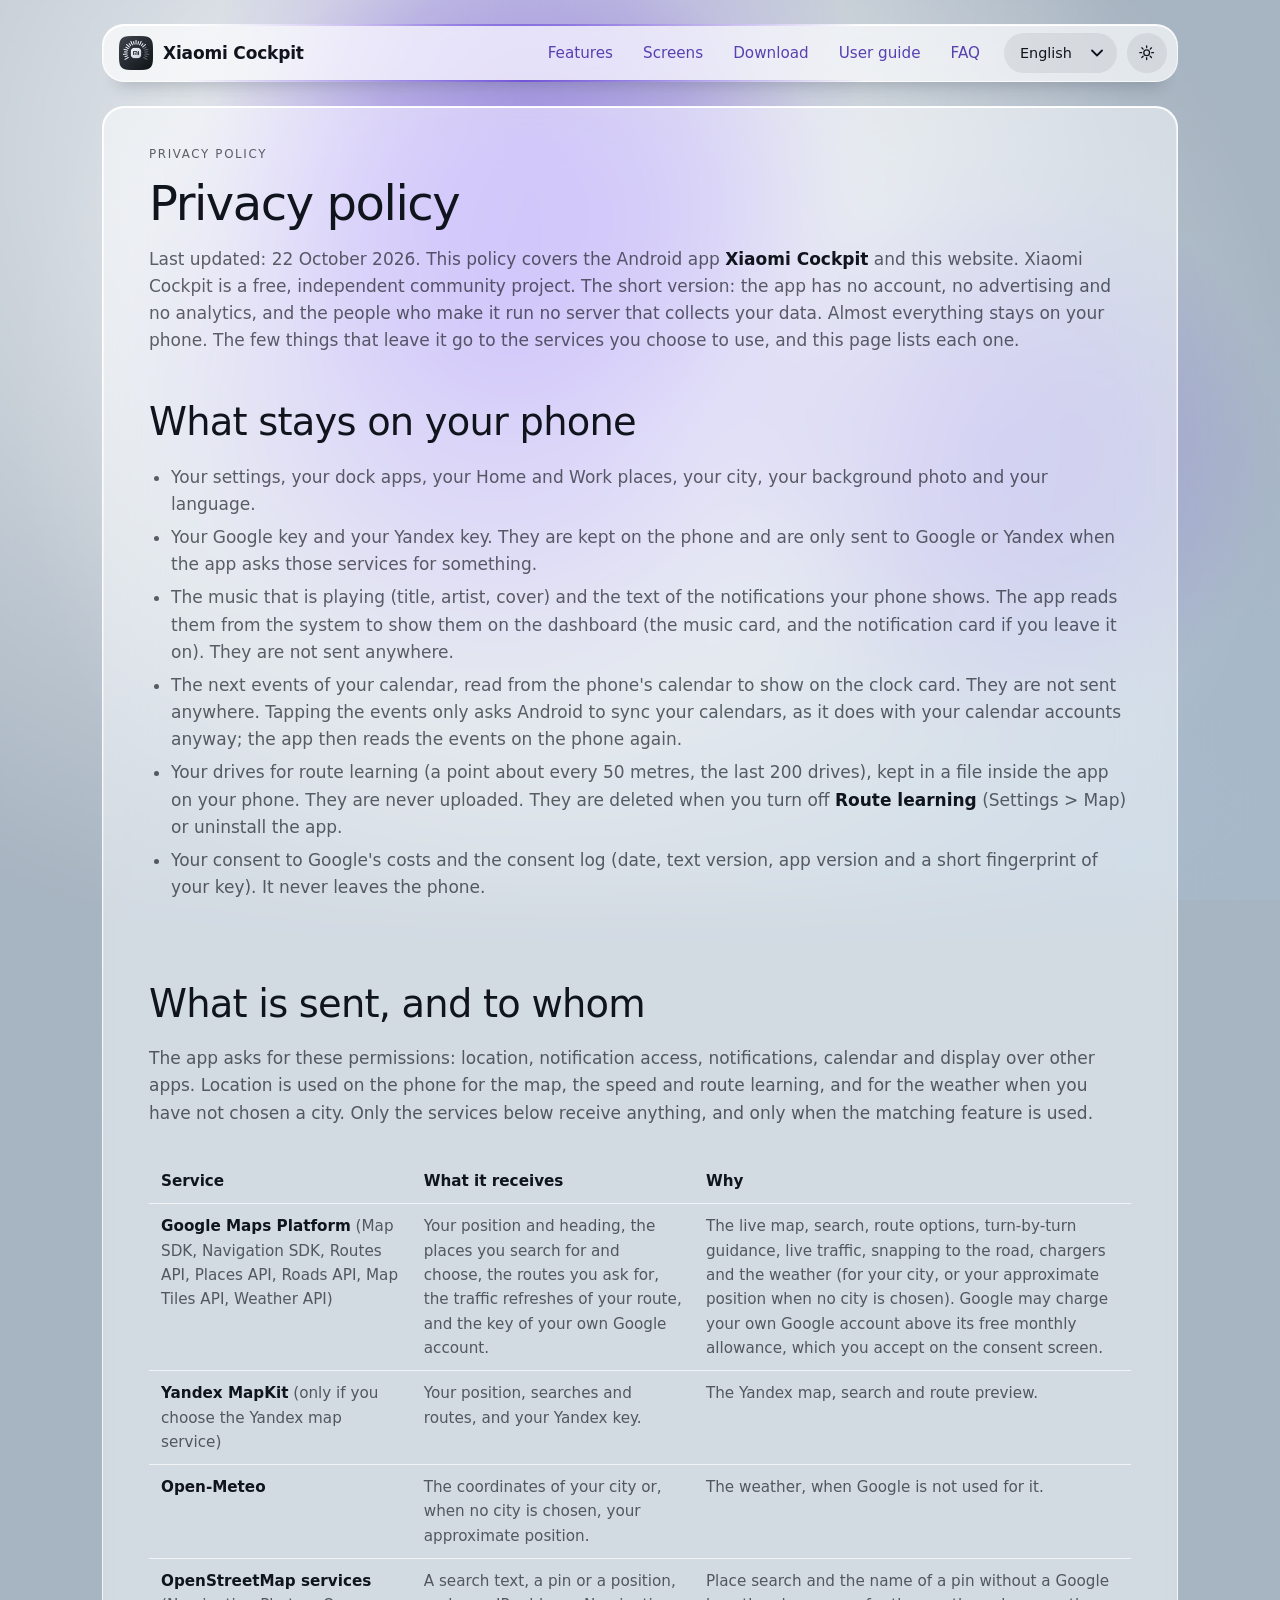
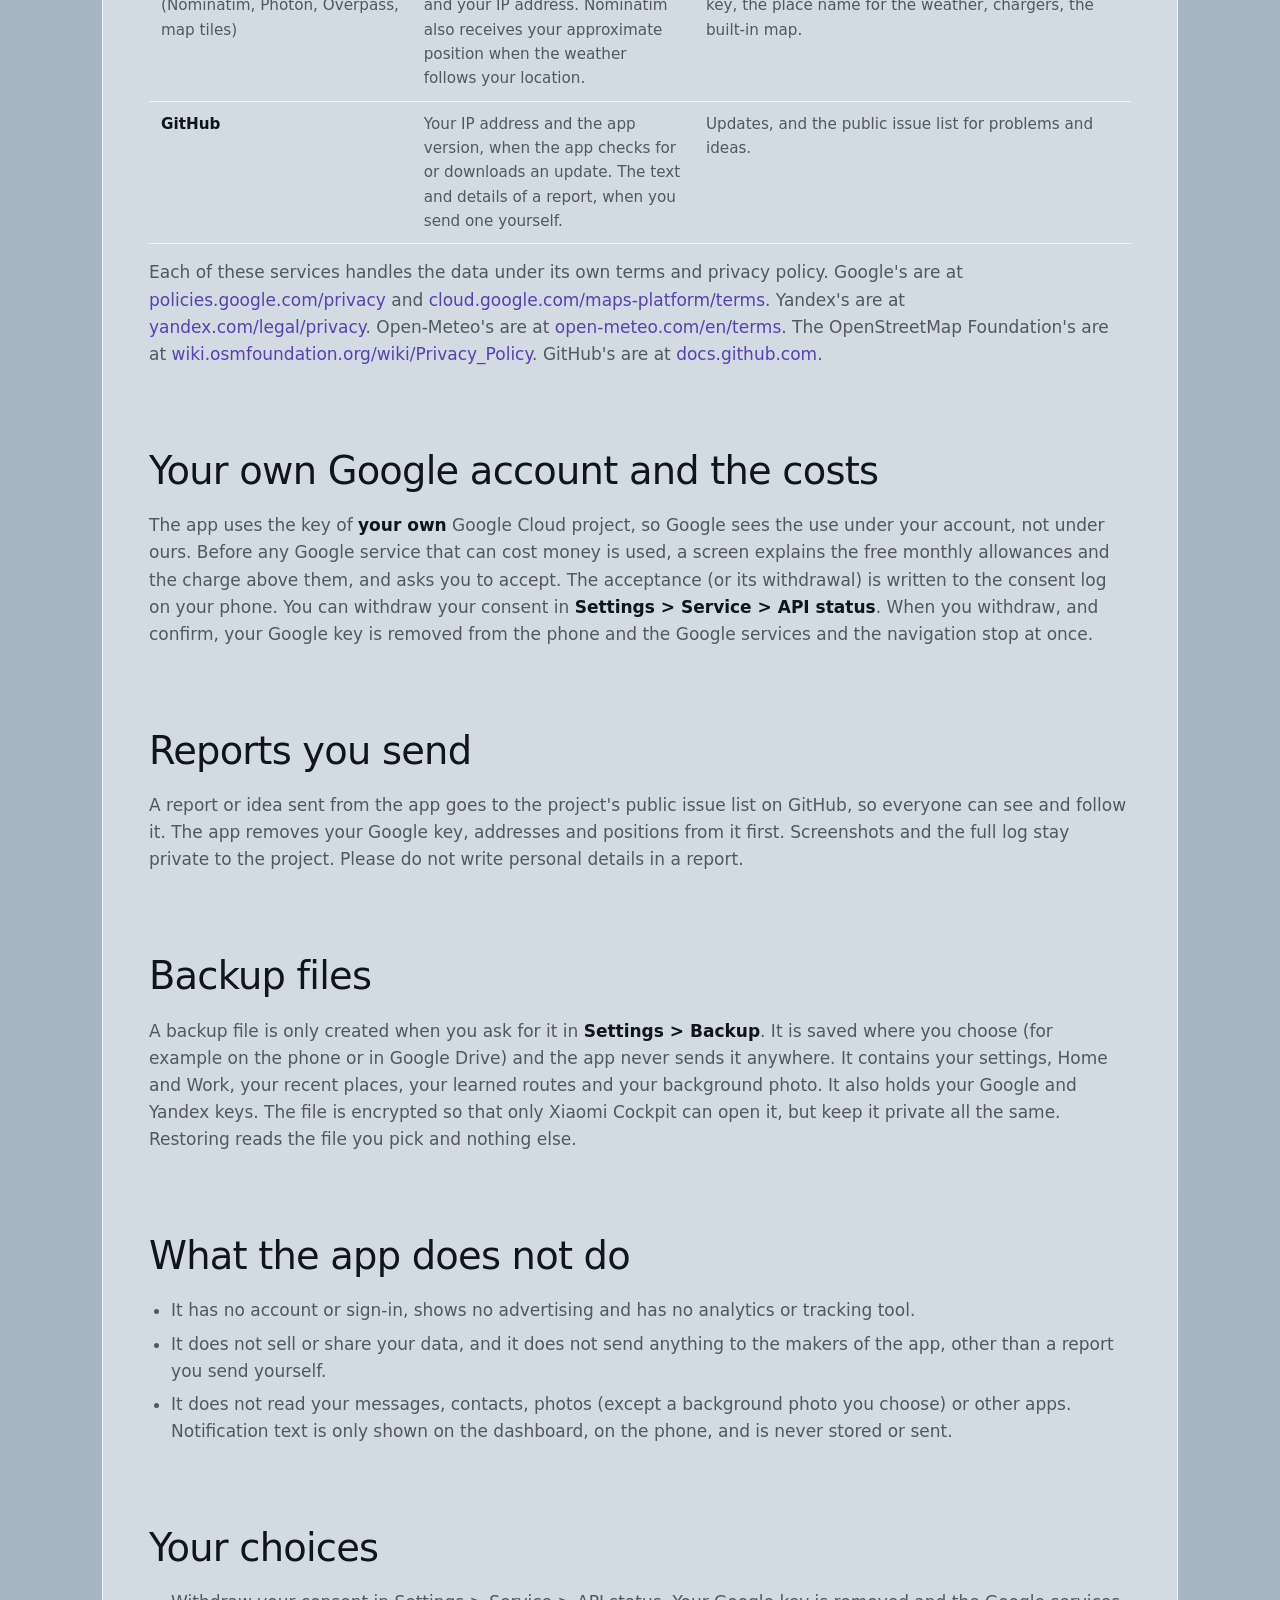
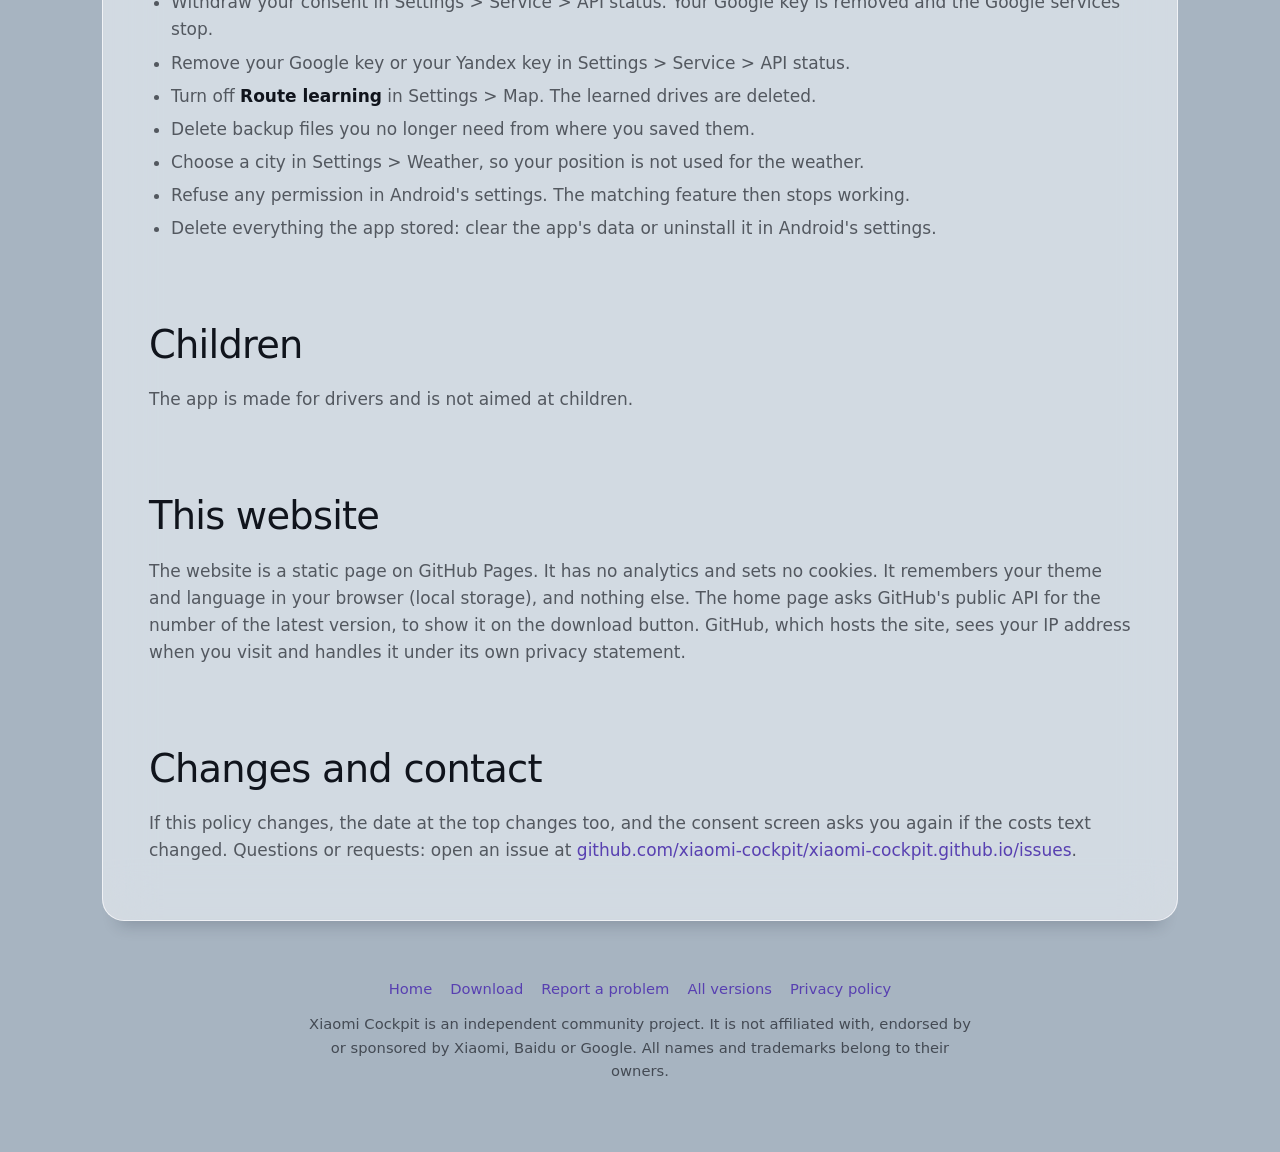
<file: privacy.html>
<!doctype html>
<html lang="en" data-theme="dark">
<head>
<meta charset="utf-8">
<meta name="viewport" content="width=device-width, initial-scale=1">
<title>Privacy policy · Xiaomi Cockpit</title>
<meta name="description" content="The privacy policy of Xiaomi Cockpit: what the app reads on your phone, what it sends to Google and other services, what is stored, and your choices.">
<meta name="theme-color" content="#0a1621">
<meta name="color-scheme" content="dark light">
<style>html{background:#0a1621}html[data-theme=light]{background:#a7b4c1}</style>
<link rel="icon" href="assets/brand/icon-192.png" type="image/png" sizes="192x192">
<link rel="apple-touch-icon" href="apple-touch-icon.png">
<meta property="og:image" content="https://xiaomi-cockpit.github.io/assets/brand/icon-512.png">
<link rel="stylesheet" href="assets/style.css?v=202611061200">
<script>
  (function () {
    try {
      var q = /[?&]theme=(light|dark)/.exec(location.search);
      var t = q ? q[1] : localStorage.getItem("cockpit-theme");
      if (t !== "light" && t !== "dark") t = window.matchMedia && window.matchMedia("(prefers-color-scheme: light)").matches ? "light" : "dark";
      document.documentElement.setAttribute("data-theme", t);
    } catch (e) {}
  })();
</script>
</head>
<body>
<canvas id="bg" aria-hidden="true"></canvas>

<header class="top">
  <div class="wrap">
    <nav class="nav glass strong" aria-label="Main">
      <a class="brand" href="./"><span class="mark"><img src="assets/brand/Xiaomi-Cockpit-icon-512-rounded.png" alt="" width="32" height="32"></span>Xiaomi Cockpit</a>
      <ul>
        <li><a href="./#features">Features</a></li>
        <li><a href="./#screens">Screens</a></li>
        <li><a href="./#install">Download</a></li>
        <li><a href="guide.html">User guide</a></li>
        <li><a href="./#faq">FAQ</a></li>
      </ul>
      <button class="iconbtn" id="theme-btn" type="button" aria-label="Switch between dark and light theme" title="Dark / light">
        <svg class="ic moon" aria-hidden="true"><use href="assets/icons.svg#i-moon"/></svg>
        <svg class="ic sun" aria-hidden="true"><use href="assets/icons.svg#i-sun"/></svg>
      </button>
      <button class="iconbtn" id="menu-btn" type="button" aria-label="Menu" aria-expanded="false"><svg class="ic" aria-hidden="true"><use href="assets/icons.svg#i-menu"/></svg></button>
    </nav>
  </div>
</header>

<main>
<div class="wrap" style="padding:36px 22px 20px">
  <article class="doc glass">
    <p class="tiny">Privacy policy</p>
    <h1>Privacy policy</h1>
    <p>Last updated: 22 October 2026. This policy covers the Android app <b>Xiaomi Cockpit</b> and this website. Xiaomi Cockpit is a free, independent community project. The short version: the app has no account, no advertising and no analytics, and the people who make it run no server that collects your data. Almost everything stays on your phone. The few things that leave it go to the services you choose to use, and this page lists each one.</p>

    <h2 id="stays">What stays on your phone</h2>
    <ul>
      <li>Your settings, your dock apps, your Home and Work places, your city, your background photo and your language.</li>
      <li>Your Google key and your Yandex key. They are kept on the phone and are only sent to Google or Yandex when the app asks those services for something.</li>
      <li>The music that is playing (title, artist, cover) and the text of the notifications your phone shows. The app reads them from the system to show them on the dashboard (the music card, and the notification card if you leave it on). They are not sent anywhere.</li>
      <li>The next events of your calendar, read from the phone's calendar to show on the clock card. They are not sent anywhere. Tapping the events only asks Android to sync your calendars, as it does with your calendar accounts anyway; the app then reads the events on the phone again.</li>
      <li>Your drives for route learning (a point about every 50 metres, the last 200 drives), kept in a file inside the app on your phone. They are never uploaded. They are deleted when you turn off <b>Route learning</b> (Settings &gt; Map) or uninstall the app.</li>
      <li>Your consent to Google's costs and the consent log (date, text version, app version and a short fingerprint of your key). It never leaves the phone.</li>
    </ul>

    <h2 id="sent">What is sent, and to whom</h2>
    <p>The app asks for these permissions: location, notification access, notifications, calendar and display over other apps. Location is used on the phone for the map, the speed and route learning, and for the weather when you have not chosen a city. Only the services below receive anything, and only when the matching feature is used.</p>
    <div class="tablewrap"><table>
      <tr><th>Service</th><th>What it receives</th><th>Why</th></tr>
      <tr><td><b>Google Maps Platform</b> (Map SDK, Navigation SDK, Routes API, Places API, Roads API, Map Tiles API, Weather API)</td><td>Your position and heading, the places you search for and choose, the routes you ask for, the traffic refreshes of your route, and the key of your own Google account.</td><td>The live map, search, route options, turn-by-turn guidance, live traffic, snapping to the road, chargers and the weather (for your city, or your approximate position when no city is chosen). Google may charge your own Google account above its free monthly allowance, which you accept on the consent screen.</td></tr>
      <tr><td><b>Yandex MapKit</b> (only if you choose the Yandex map service)</td><td>Your position, searches and routes, and your Yandex key.</td><td>The Yandex map, search and route preview.</td></tr>
      <tr><td><b>Open-Meteo</b></td><td>The coordinates of your city or, when no city is chosen, your approximate position.</td><td>The weather, when Google is not used for it.</td></tr>
      <tr><td><b>OpenStreetMap services</b> (Nominatim, Photon, Overpass, map tiles)</td><td>A search text, a pin or a position, and your IP address. Nominatim also receives your approximate position when the weather follows your location.</td><td>Place search and the name of a pin without a Google key, the place name for the weather, chargers, the built-in map.</td></tr>
      <tr><td><b>GitHub</b></td><td>Your IP address and the app version, when the app checks for or downloads an update. The text and details of a report, when you send one yourself.</td><td>Updates, and the public issue list for problems and ideas.</td></tr>
    </table></div>
    <p>Each of these services handles the data under its own terms and privacy policy. Google's are at <a href="https://policies.google.com/privacy" rel="noopener">policies.google.com/privacy</a> and <a href="https://cloud.google.com/maps-platform/terms" rel="noopener">cloud.google.com/maps-platform/terms</a>. Yandex's are at <a href="https://yandex.com/legal/privacy/" rel="noopener">yandex.com/legal/privacy</a>. Open-Meteo's are at <a href="https://open-meteo.com/en/terms" rel="noopener">open-meteo.com/en/terms</a>. The OpenStreetMap Foundation's are at <a href="https://wiki.osmfoundation.org/wiki/Privacy_Policy" rel="noopener">wiki.osmfoundation.org/wiki/Privacy_Policy</a>. GitHub's are at <a href="https://docs.github.com/site-policy/privacy-policies/github-general-privacy-statement" rel="noopener">docs.github.com</a>.</p>

    <h2 id="google">Your own Google account and the costs</h2>
    <p>The app uses the key of <b>your own</b> Google Cloud project, so Google sees the use under your account, not under ours. Before any Google service that can cost money is used, a screen explains the free monthly allowances and the charge above them, and asks you to accept. The acceptance (or its withdrawal) is written to the consent log on your phone. You can withdraw your consent in <b>Settings &gt; Service &gt; API status</b>. When you withdraw, and confirm, your Google key is removed from the phone and the Google services and the navigation stop at once.</p>

    <h2 id="reports">Reports you send</h2>
    <p>A report or idea sent from the app goes to the project's public issue list on GitHub, so everyone can see and follow it. The app removes your Google key, addresses and positions from it first. Screenshots and the full log stay private to the project. Please do not write personal details in a report.</p>

    <h2 id="backup">Backup files</h2>
    <p>A backup file is only created when you ask for it in <b>Settings &gt; Backup</b>. It is saved where you choose (for example on the phone or in Google Drive) and the app never sends it anywhere. It contains your settings, Home and Work, your recent places, your learned routes and your background photo. It also holds your Google and Yandex keys. The file is encrypted so that only Xiaomi Cockpit can open it, but keep it private all the same. Restoring reads the file you pick and nothing else.</p>

    <h2 id="not">What the app does not do</h2>
    <ul>
      <li>It has no account or sign-in, shows no advertising and has no analytics or tracking tool.</li>
      <li>It does not sell or share your data, and it does not send anything to the makers of the app, other than a report you send yourself.</li>
      <li>It does not read your messages, contacts, photos (except a background photo you choose) or other apps. Notification text is only shown on the dashboard, on the phone, and is never stored or sent.</li>
    </ul>

    <h2 id="choices">Your choices</h2>
    <ul>
      <li>Withdraw your consent in Settings &gt; Service &gt; API status. Your Google key is removed and the Google services stop.</li>
      <li>Remove your Google key or your Yandex key in Settings &gt; Service &gt; API status.</li>
      <li>Turn off <b>Route learning</b> in Settings &gt; Map. The learned drives are deleted.</li>
      <li>Delete backup files you no longer need from where you saved them.</li>
      <li>Choose a city in Settings &gt; Weather, so your position is not used for the weather.</li>
      <li>Refuse any permission in Android's settings. The matching feature then stops working.</li>
      <li>Delete everything the app stored: clear the app's data or uninstall it in Android's settings.</li>
    </ul>

    <h2 id="children">Children</h2>
    <p>The app is made for drivers and is not aimed at children.</p>

    <h2 id="website">This website</h2>
    <p>The website is a static page on GitHub Pages. It has no analytics and sets no cookies. It remembers your theme and language in your browser (local storage), and nothing else. The home page asks GitHub's public API for the number of the latest version, to show it on the download button. GitHub, which hosts the site, sees your IP address when you visit and handles it under its own privacy statement.</p>

    <h2 id="changes">Changes and contact</h2>
    <p>If this policy changes, the date at the top changes too, and the consent screen asks you again if the costs text changed. Questions or requests: open an issue at <a href="https://github.com/xiaomi-cockpit/xiaomi-cockpit.github.io/issues" rel="noopener">github.com/xiaomi-cockpit/xiaomi-cockpit.github.io/issues</a>.</p>
  </article>
</div>
</main>

<footer>
  <div class="wrap">
    <div class="links"><a href="./">Home</a><a href="./#install">Download</a><a href="./#support">Report a problem</a><a href="https://github.com/xiaomi-cockpit/xiaomi-cockpit.github.io/releases">All versions</a><a href="privacy.html">Privacy policy</a></div>
    <p>Xiaomi Cockpit is an independent community project. It is not affiliated with, endorsed by or sponsored by Xiaomi, Baidu or Google. All names and trademarks belong to their owners.</p>
  </div>
</footer>

<script src="assets/i18n.js?v=202611061200" defer></script>
<script src="assets/site.js?v=202611061200" defer></script>
</body>
</html>
</file>
<file: assets/style.css>
/* Xiaomi Cockpit website: the app's glass look (cockpit background, bubbles, accent colours, glass panels). */

:root {
  --r: 22px;
  --accent: #7fe3c4;
  --on-accent: #06222b;
  --accent-rgb: 127, 227, 196;
  --font: system-ui, -apple-system, "Segoe UI", Roboto, "Helvetica Neue", Arial, "Noto Sans", sans-serif;
  --maxw: 1120px;
  --ease: cubic-bezier(.2, .7, .2, 1);
}

:root[data-theme="dark"] {
  color-scheme: dark;
  --bg: #0a1621;
  --text: #ffffff;
  --dim: rgba(255, 255, 255, .64);
  --glass: rgba(191, 216, 242, .075);
  --glass-strong: rgba(191, 216, 242, .15);
  --rim: rgba(191, 216, 242, .13);
  --lit: rgba(255, 255, 255, .55);
  --shadow: rgba(0, 0, 0, .46);
  --map-bg: #111d2a;
  --map-water: rgba(60, 120, 190, .28);
  --map-bld: rgba(140, 160, 200, .16);
  --map-line: #243649;
  --chip: rgba(255, 255, 255, .08);
}

:root[data-theme="light"] {
  color-scheme: light;
  --bg: #a7b4c1;
  --text: #10141c;
  --dim: rgba(16, 20, 28, .66);
  --glass: rgba(255, 255, 255, .5);
  --glass-strong: rgba(255, 255, 255, .68);
  --rim: rgba(255, 255, 255, .7);
  --lit: rgba(255, 255, 255, .95);
  --shadow: rgba(27, 37, 56, .22);
  --map-bg: #f6f8fa;
  --map-line: #d3dde7;
  --chip: rgba(16, 20, 28, .07);
}

* { box-sizing: border-box; }
[hidden] { display: none !important; }
html { background: var(--bg); transition: background-color .4s; scroll-behavior: smooth; -webkit-text-size-adjust: 100%; }
body {
  margin: 0;
  font-family: var(--font);
  font-size: 17px;
  line-height: 1.6;
  color: var(--text);
  min-height: 100vh;
  transition: color .4s;
  /* own stacking context: the background canvas (z-index -1) always paints above the page colour and below the content */
  position: relative;
  z-index: 0;
}
#bg { position: fixed; inset: 0; width: 100%; height: 100%; z-index: -1; display: block; }
a { color: var(--accent); text-decoration: none; }
:root[data-theme="light"] a:not(.btn) { color: color-mix(in srgb, var(--accent) 80%, #10141c); }
a:hover { text-decoration: underline; }
img, svg { max-width: 100%; }
.wrap { width: 100%; max-width: var(--maxw); margin: 0 auto; padding: 0 22px; }
h1, h2, h3 { line-height: 1.15; margin: 0 0 .5em; font-weight: 600; letter-spacing: -.01em; }
h1 { font-size: clamp(2.4rem, 5.2vw, 3.8rem); font-weight: 300; letter-spacing: -.03em; }
h2 { font-size: clamp(1.7rem, 3.4vw, 2.4rem); font-weight: 400; letter-spacing: -.02em; }
h3 { font-size: 1.2rem; }
p { margin: 0 0 1em; }
.dim { color: var(--dim); }
.tiny {
  font-size: .74rem;
  letter-spacing: .14em;
  text-transform: uppercase;
  color: var(--dim);
  font-weight: 500;
}
.ic { width: 1.3em; height: 1.3em; stroke: currentColor; fill: none; stroke-width: 1.8; stroke-linecap: round; stroke-linejoin: round; flex: none; }

/* ---------- glass ---------- */
.glass {
  position: relative;
  border-radius: var(--r);
  background: var(--glass);
  border: 1px solid var(--rim);
  -webkit-backdrop-filter: blur(26px) saturate(1.3);
  backdrop-filter: blur(26px) saturate(1.3);
  /* the light comes from above: a lit top edge and a soft shadow only under the bottom edge */
  box-shadow: inset 0 1px 0 var(--lit), 0 20px 16px -16px var(--shadow);
  transition: background-color .4s, box-shadow .4s;
}
.glass.strong { background: var(--glass-strong); }
.glass::before, .glass::after {
  content: "";
  position: absolute;
  inset: -1px;
  border-radius: inherit;
  padding: 1.6px;
  pointer-events: none;
  -webkit-mask: linear-gradient(#000 0 0) content-box, linear-gradient(#000 0 0);
  -webkit-mask-composite: xor;
  mask: linear-gradient(#000 0 0) content-box, linear-gradient(#000 0 0);
  mask-composite: exclude;
}
/* static light: top edge and the top-left curve */
.glass::after { background: linear-gradient(168deg, var(--lit) 0%, transparent 26%); opacity: .8; }
/* live accent glow where a background bubble crosses the edge (set from site.js) */
.glass::before {
  background: radial-gradient(circle at var(--gx, 50%) var(--gy, 50%), var(--accent) 0, rgba(var(--accent-rgb), .0) 52%);
  opacity: var(--ga, 0);
  transition: opacity .25s linear;
}
@supports not ((backdrop-filter: blur(1px)) or (-webkit-backdrop-filter: blur(1px))) {
  :root[data-theme="dark"] .glass { background: rgba(26, 42, 58, .82); }
  :root[data-theme="light"] .glass { background: rgba(255, 255, 255, .82); }
}

/* ---------- header ---------- */
header.top { position: sticky; top: 12px; z-index: 50; padding-top: 12px; }
.nav { display: flex; align-items: center; gap: 10px; padding: 8px 10px 8px 16px; border-radius: 22px; --r: 22px; }
.brand { display: flex; align-items: center; gap: 10px; color: var(--text) !important; font-weight: 600; letter-spacing: -.01em; text-decoration: none !important; }
.brand .mark { width: 30px; height: 30px; border-radius: 9px; display: grid; place-items: center; background: rgba(var(--accent-rgb), .2); color: var(--accent); }
:root[data-theme="light"] .brand .mark { color: color-mix(in srgb, var(--accent) 75%, #10141c); }
.nav ul { list-style: none; margin: 0 0 0 auto; padding: 0; display: flex; gap: 2px; }
.nav li a { display: block; padding: 8px 14px; border-radius: 14px; color: var(--text); text-decoration: none; font-size: .95rem; }
.nav li a:hover, .nav li a[aria-current="page"] { background: var(--chip); text-decoration: none; }
.iconbtn { width: 40px; height: 40px; border-radius: 50%; border: 0; background: var(--chip); color: var(--text); display: grid; place-items: center; cursor: pointer; flex: none; }
.iconbtn:hover { background: rgba(var(--accent-rgb), .22); }
.iconbtn:focus-visible, .btn:focus-visible, a:focus-visible, summary:focus-visible { outline: 2px solid var(--accent); outline-offset: 2px; }
#menu-btn { display: none; }
#theme-btn .sun, .themerow .sun { display: none; }
:root[data-theme="light"] #theme-btn .sun, :root[data-theme="light"] .themerow .sun { display: block; }
:root[data-theme="light"] #theme-btn .moon, :root[data-theme="light"] .themerow .moon { display: none; }

/* ---------- buttons ---------- */
.btn {
  display: inline-flex; align-items: center; gap: 10px;
  padding: 14px 22px; border-radius: 999px; border: 0; cursor: pointer;
  font: inherit; font-weight: 600; text-decoration: none !important;
  transition: transform .2s var(--ease), box-shadow .2s, background-color .4s;
}
.btn:hover { transform: translateY(-2px); }
.btn.primary { background: var(--accent); color: var(--on-accent) !important; box-shadow: 0 14px 26px -14px rgba(var(--accent-rgb), .9); }
.btn.ghost { color: var(--text) !important; }
.btn .ic { width: 1.25em; height: 1.25em; }

/* ---------- hero ---------- */
.hero { padding: 64px 0 28px; display: grid; grid-template-columns: .9fr 1.3fr; gap: 40px; align-items: center; }
.hero > * { min-width: 0; }
.hero .sub { font-size: 1.2rem; color: var(--dim); max-width: 34em; }
.hero .cta { display: flex; flex-wrap: wrap; gap: 12px; margin: 26px 0 16px; }
.badges { display: flex; flex-wrap: wrap; gap: 8px; }
.chip { display: inline-flex; align-items: center; gap: 7px; padding: 6px 13px; border-radius: 999px; background: var(--chip); font-size: .85rem; color: var(--dim); }
.chip b { color: var(--text); font-weight: 600; }

/* the app preview: see "hero illustration (5.0 Immersive UI)" at the end */

/* ---------- sections ---------- */
section { padding: 52px 0; }
.sec-head { max-width: 40em; margin-bottom: 28px; }
.sec-head p { color: var(--dim); font-size: 1.08rem; }
.grid { display: grid; gap: 16px; }
.grid.f3 { grid-template-columns: repeat(3, 1fr); }
.grid.f2 { grid-template-columns: repeat(2, 1fr); }
.card { padding: 24px; }
.card h3 { display: flex; align-items: center; gap: 12px; }
.card .badge { width: 40px; height: 40px; border-radius: 12px; background: rgba(var(--accent-rgb), .18); color: var(--accent); display: grid; place-items: center; flex: none; }
:root[data-theme="light"] .card .badge { color: color-mix(in srgb, var(--accent) 70%, #10141c); }
.card p { color: var(--dim); margin: 0; font-size: 1rem; }
.card ul { margin: .6em 0 0; padding-left: 1.1em; color: var(--dim); font-size: .97rem; }
.card li { margin: .2em 0; }


.sizes { display: grid; grid-template-columns: .8fr 1.25fr 1.5fr; gap: 16px; align-items: stretch; }
.size { padding: 18px 18px 22px; text-align: center; margin: 0; }
.size .il { display: block; width: 100%; height: 230px; margin: 0 0 14px; }
/* real screenshots (map and personal details masked); the one matching the site's theme is shown */
.sizes.shots { grid-template-columns: repeat(3, 1fr); }
.size .shot { display: block; margin: 0 0 14px; }
.size .shot a { display: block; }
.size .shot img { display: block; width: 100%; height: auto; border-radius: 12px; box-shadow: 0 10px 24px -14px rgba(0,0,0,.55); }
.size .shot .sl, :root[data-theme="light"] .size .shot .sd { display: none; }
:root[data-theme="light"] .size .shot .sl { display: block; }
.size .wf { margin: 4px auto 16px; display: grid; gap: 6px; padding: 8px; border-radius: 12px; background: var(--chip); }
.size .wf i { display: block; border-radius: 6px; background: rgba(var(--accent-rgb), .45); }
.size .wf i.m { background: rgba(var(--accent-rgb), .22); }
.size h3 { justify-content: center; margin-bottom: .2em; }
.size p { color: var(--dim); font-size: .95rem; margin: 0; }

.steps { counter-reset: step; display: grid; gap: 14px; }
.step { display: grid; grid-template-columns: 46px 1fr; gap: 16px; padding: 20px 22px; align-items: start; }
.step::marker { content: ""; }
.step .n { counter-increment: step; width: 42px; height: 42px; border-radius: 50%; background: var(--accent); color: var(--on-accent); display: grid; place-items: center; font-weight: 700; }
.step .n::before { content: counter(step); }
.step h3 { margin-bottom: .2em; }
.step p, .step ul { color: var(--dim); margin: 0 0 .5em; font-size: .98rem; }
.step ul { padding-left: 1.1em; }
.dl-box { padding: 32px; text-align: center; margin-bottom: 18px; }
.dl-box .btn { margin: 10px 0 6px; font-size: 1.1rem; padding: 16px 30px; }
.note { padding: 16px 20px; border-radius: 16px; --r: 16px; display: flex; gap: 12px; color: var(--dim); font-size: .96rem; }
.note .ic { color: var(--accent); margin-top: 2px; }
.note.warn { color: var(--text); padding: 20px 24px; margin-bottom: 18px; gap: 16px; }
.note.warn b { color: var(--text); }
.note.warn h3 { margin: 0 0 .3em; font-size: 1.15rem; }
.note.warn p { margin: 0 0 .6em; color: var(--dim); font-size: .98rem; }
.note.warn ul { margin: .4em 0 .6em; padding-left: 1.2em; color: var(--dim); font-size: .98rem; }
.note.warn li { margin: .25em 0; }
.note.warn .ic { width: 1.7em; height: 1.7em; margin-top: 1px; }
.note.warn > div > *:last-child { margin-bottom: 0; }

details.faq { padding: 4px 22px; margin-bottom: 12px; }
details.faq summary { cursor: pointer; padding: 16px 0; font-weight: 600; list-style: none; display: flex; justify-content: space-between; gap: 12px; }
details.faq summary::-webkit-details-marker { display: none; }
details.faq summary::after { content: "+"; font-size: 1.4rem; line-height: 1; color: var(--accent); transition: transform .25s; }
details.faq[open] summary::after { transform: rotate(45deg); }
details.faq .a { padding: 0 0 16px; color: var(--dim); }
details.faq .a p:last-child { margin-bottom: 0; }

footer { padding: 36px 0 60px; text-align: center; color: var(--dim); font-size: .92rem; }
footer .links { display: flex; gap: 18px; justify-content: center; flex-wrap: wrap; margin-bottom: 12px; }
footer p { max-width: 46em; margin: 0 auto .6em; }

/* ---------- guide ---------- */
.guide { display: grid; grid-template-columns: 260px 1fr; gap: 24px; align-items: start; padding: 36px 22px 20px; }
.toc { position: sticky; top: 96px; padding: 18px; max-height: calc(100vh - 120px); overflow: auto; }
.toc .tiny { display: block; margin: 2px 8px 10px; }
.toc a { display: block; padding: 7px 12px; border-radius: 10px; color: var(--text); font-size: .93rem; text-decoration: none; line-height: 1.35; }
.toc a:hover { background: var(--chip); text-decoration: none; }
.toc a.active { background: rgba(var(--accent-rgb), .2); }
.toc a.sub { padding-left: 24px; color: var(--dim); font-size: .88rem; }
.doc { padding: 38px clamp(20px, 4vw, 46px); min-width: 0; }
.doc h1 { font-size: clamp(2rem, 4.4vw, 3rem); margin-bottom: .3em; }
.doc h2 { margin-top: 1.9em; padding-top: .2em; scroll-margin-top: 90px; }
.doc h3 { margin-top: 1.5em; scroll-margin-top: 90px; }
.doc h2:first-of-type { margin-top: 1em; }
.doc p, .doc li { color: var(--dim); }
.doc strong, .doc b { color: var(--text); font-weight: 600; }
.doc ul, .doc ol { padding-left: 1.3em; }
.doc li { margin: .35em 0; }
.doc code, kbd { font-family: ui-monospace, "SF Mono", Menlo, Consolas, monospace; font-size: .88em; background: var(--chip); padding: .1em .45em; border-radius: 7px; color: var(--text); }
.doc .tip { margin: 1.2em 0; padding: 14px 18px; border-radius: 16px; background: rgba(var(--accent-rgb), .13); border: 1px solid rgba(var(--accent-rgb), .3); color: var(--text); font-size: .97rem; }
.doc .tip p { color: var(--text); margin: 0; }
.doc .tip b { color: var(--accent); }
:root[data-theme="light"] .doc .tip b { color: color-mix(in srgb, var(--accent) 65%, #10141c); }
.doc table { width: 100%; border-collapse: collapse; margin: 1em 0; font-size: .95rem; }
.doc th, .doc td { text-align: left; padding: 10px 12px; border-bottom: 1px solid var(--rim); vertical-align: top; }
.doc th { color: var(--text); font-weight: 600; }
.doc td { color: var(--dim); }
.doc .tablewrap { overflow-x: auto; }

/* ---------- motion ---------- */
.reveal { opacity: 0; transform: translateY(18px); transition: opacity .7s var(--ease), transform .7s var(--ease); }
.reveal.in { opacity: 1; transform: none; }
@media (prefers-reduced-motion: reduce) {
  html { scroll-behavior: auto; }
  .reveal { opacity: 1; transform: none; transition: none; }
  .btn:hover { transform: none; }
}

/* ---------- small screens ---------- */
@media (max-width: 940px) {
  .hero { grid-template-columns: 1fr; padding-top: 36px; gap: 30px; }
  .grid.f3 { grid-template-columns: repeat(2, 1fr); }
  .guide { grid-template-columns: 1fr; }
  .toc { position: static; max-height: none; }
  .toc .toc-list { display: flex; flex-wrap: wrap; gap: 4px; }
  .toc a, .toc a.sub { padding: 7px 12px; background: var(--chip); font-size: .88rem; }
  .toc a.sub { display: none; }
}
@media (max-width: 720px) {
  body { font-size: 16px; }
  #menu-btn { display: grid; }
  .nav { flex-wrap: wrap; border-radius: 22px; }
  .nav ul { display: none; flex-basis: 100%; flex-direction: column; margin: 6px 0 4px; }
  .nav.open ul { display: flex; }
  .nav ul li a { padding: 12px 14px; }
  .nav .iconbtn#theme-btn { margin-left: auto; }
  .grid.f3, .grid.f2, .sizes, .sizes.shots { grid-template-columns: 1fr; }
  .size .il { height: auto; max-height: 260px; }
  .screen { grid-template-columns: 40px minmax(0, 1fr); aspect-ratio: auto; min-height: 330px; }
  .carscreen { padding: 10px; }
  .mclock, .mmusic { padding: 10px; overflow: hidden; }
  .mclock .t { font-size: 1.6rem; }
  .mclock .w span:last-child, .mclock .ev1, .mmusic .art, .mbanner span { display: none; }
  .mmap .evwrap { width: 62%; }
  .mbanner { max-width: 70%; padding: 6px; }
  .mbanner .turn { width: 30px; height: 30px; }
  .mbanner b { font-size: .95rem; }
  .mthen { top: 54px; font-size: .58rem; padding: 3px 8px; }
  .mmusic .row { gap: 8px; }
  .cover { width: 34px; height: 34px; }
  .ctrl { gap: 8px; }
  .step { grid-template-columns: 38px 1fr; padding: 16px; gap: 12px; }
  .step .n { width: 36px; height: 36px; }
  .dl-box { padding: 24px 16px; }
}
.brand .mark:has(img) { width: 34px; height: 34px; border-radius: 0; background: none; }
.brand .mark img { width: 100%; height: 100%; display: block; object-fit: contain; }

/* taps: no blue browser rectangle; a press shows the accent tint in each element's own shape */
* { -webkit-tap-highlight-color: transparent; }
.nav li a:active, .toc a:active, .iconbtn:active { background: rgba(var(--accent-rgb), .24); }
.btn:active { transform: scale(.97); }
@media (any-hover: none) {
  /* where no mouse or trackpad is connected, :hover would stick after a tap, so it is not used (iPad with a trackpad has any-hover, so it keeps hover) */
  .nav li a:hover:not([aria-current="page"]) { background: transparent; }
  .iconbtn:hover { background: var(--chip); }
  .btn:hover { transform: none; }
  .nav li a:active, .toc a:active, .iconbtn:active { background: rgba(var(--accent-rgb), .24); }
  .btn:active { transform: scale(.97); }
}

/* language switcher */
.langsel { height: 40px; border: 0; border-radius: 20px; background: var(--chip); color: var(--text); font: inherit; font-size: .9rem; padding: 0 36px 0 16px; cursor: pointer; flex: none; max-width: 150px; appearance: none; -webkit-appearance: none; background-image: url("data:image/svg+xml,%3Csvg xmlns='http://www.w3.org/2000/svg' width='12' height='8' viewBox='0 0 12 8'%3E%3Cpath d='M1 1.5l5 5 5-5' fill='none' stroke='%23fff' stroke-width='1.8' stroke-linecap='round' stroke-linejoin='round'/%3E%3C/svg%3E"); background-repeat: no-repeat; background-position: right 14px center; }
.langsel:hover { background-color: rgba(var(--accent-rgb), .22); }
.langsel:focus-visible { outline: 2px solid var(--accent); outline-offset: 2px; }
.langsel option { color: #10141c; background: #fff; }
@media (max-width: 760px) { .nav .iconbtn#theme-btn { margin-left: 0; } .nav .langsel { margin-left: auto; padding: 0 28px 0 14px; background-position: right 10px center; max-width: 84px; } }
html.lang-km body, html.lang-km .langsel { font-family: "Niradei", var(--font), "Noto Sans Khmer", "Khmer OS", "Leelawadee UI", sans-serif; line-height: 1.7; }
html.lang-km h1, html.lang-km h2, html.lang-km h3 { line-height: 1.45; }

@font-face { font-family: "Niradei"; src: url("fonts/Niradei-Regular.ttf") format("truetype"); font-weight: 400; font-style: normal; font-display: swap; unicode-range: U+1780-17FF, U+19E0-19FF, U+200B-200D; }
@font-face { font-family: "Niradei"; src: url("fonts/Niradei-Bold.ttf") format("truetype"); font-weight: 600 900; font-style: normal; font-display: swap; unicode-range: U+1780-17FF, U+19E0-19FF, U+200B-200D; }

:root[data-theme="light"] .langsel { background-image: url("data:image/svg+xml,%3Csvg xmlns='http://www.w3.org/2000/svg' width='12' height='8' viewBox='0 0 12 8'%3E%3Cpath d='M1 1.5l5 5 5-5' fill='none' stroke='%2310141c' stroke-width='1.8' stroke-linecap='round' stroke-linejoin='round'/%3E%3C/svg%3E"); }
@media (max-width: 760px) {
  .nav { gap: 6px; padding: 8px 8px 8px 12px; }
  .nav .brand { gap: 8px; font-size: .95rem; white-space: nowrap; }
  .nav .iconbtn { width: 38px; height: 38px; }
  .nav .langsel { height: 38px; padding: 0 24px 0 12px; background-position: right 8px center; max-width: 70px; }
}
@media (max-width: 380px) { .nav .brand { font-size: .88rem; } }
@media (max-width: 380px) {
  .nav { gap: 4px; padding: 6px 6px 6px 10px; }
  .nav .brand { font-size: .8rem; gap: 6px; }
  .nav .iconbtn { width: 34px; height: 34px; }
  .nav .langsel { height: 34px; padding: 0 20px 0 9px; max-width: 58px; font-size: .8rem; background-position: right 6px center; }
  .brand .mark:has(img) { width: 28px; height: 28px; }
}

.nav .navtheme { display: none; }
.themerow { display: flex; align-items: center; gap: 10px; width: 100%; padding: 12px 14px; border: 0; border-radius: 14px; background: none; color: var(--text); font: inherit; font-size: .95rem; cursor: pointer; text-align: left; }
.themerow:hover { background: var(--chip); }
@media (max-width: 760px) { .nav #theme-btn { display: none; } .nav .navtheme { display: block; } }
@media (max-width: 760px) { .nav ul { order: 5; } .nav .brand { margin-right: auto; } .nav .langsel { margin-left: 0; } }

/* the layout illustrations in the Screens section */
.il .c { fill: var(--glass-strong); stroke: var(--rim); stroke-width: .8; }
.il .mp { fill: var(--map-bg); } .il .wt { fill: var(--map-water, rgba(80, 140, 200, .22)); } .il .bl { fill: var(--map-bld, rgba(120, 140, 170, .22)); }
.il .st { stroke: var(--map-line); stroke-width: 2.6; fill: none; stroke-linecap: round; }
.il .rt { stroke: #4b8df8; stroke-width: 2.4; fill: none; stroke-linecap: round; stroke-linejoin: round; } .il .rt.sl { stroke: #f5a623; }
.il .stp { fill: #ea4335; stroke: #fff; stroke-width: 1; } .il .car { fill: #2f7bff; stroke: #fff; stroke-width: .9; stroke-linejoin: round; } .il .pin { fill: #ea4335; stroke: #fff; stroke-width: .6; }
.il .rb { fill: var(--glass-strong); stroke: var(--rim); stroke-width: .8; } .il .gl2 { fill: var(--text); opacity: .75; } .il .ac { fill: var(--text); opacity: .8; }
.il .tl { fill: var(--chip); } .il .tx { fill: var(--text); } .il .dm { fill: var(--dim); opacity: .7; } .il .fl { fill: var(--chip); }
.il .tm { fill: var(--text); font-weight: 200; letter-spacing: -.02em; } .il .ga { stroke: var(--text); stroke-width: 1.6; fill: none; stroke-linecap: round; }
.il .cv { fill: var(--accent); opacity: .85; } .il .pg { fill: var(--chip); } .il .wv { stroke-width: .9; fill: none; }
.il .gb { fill: var(--glass-strong); stroke: var(--rim); stroke-width: .8; }
.il .gr { fill: var(--chip); } .il .gl { fill: var(--text); opacity: .8; }

/* ---------- hero illustration (5.0 Immersive UI, Horizon layout on the full car screen) ----------
   The live map fills the screen; dock, turn banner, map button pill, the right column (clock, music, For you / Ahead),
   speed bubble and trip bar float over it as glass. Sizes use container units so it scales with the column. States (site.js):
   s-drive (route, banner, trip bar, Ahead), s-free (no route, For you), plus "rain" for the weather scene. */
.carscreen { padding: 10px; border-radius: 26px; --r: 26px; }
.screen.hz { position: relative; width: 100%; aspect-ratio: 1.6 / 1; border-radius: 18px; overflow: hidden; container-type: inline-size; background: var(--map-bg); --e: 1.6cqw; --gc: var(--glass-strong); }
.hz .glass { border-radius: 2.6cqw; --r: 2.6cqw; }
.hz svg { display: block; }
.hz svg path, .hz svg circle, .hz svg rect { vector-effect: non-scaling-stroke; }
.hz .f { fill: currentColor; stroke: none; } .hz .f.dim { opacity: .45; } .hz .cog { fill-rule: evenodd; }
.hzmap { position: absolute; inset: 0; width: 100%; height: 100%; }
.hzmap .land { fill: var(--map-bg); } .hzmap .water { fill: var(--map-water, rgba(80, 140, 200, .22)); }
.hzmap .park { fill: rgba(60, 170, 110, .22); } .hzmap .bld rect { fill: var(--map-bld, rgba(120, 140, 170, .22)); }
.hzmap .street { stroke: var(--map-line); stroke-width: 1.5cqw; fill: none; stroke-linecap: round; } .hzmap .street.thin { stroke-width: .8cqw; }
.hzmap .route { stroke: #4b8df8; stroke-width: 1.4cqw; fill: none; stroke-linecap: round; stroke-linejoin: round; } .hzmap .route.slow { stroke: #f5a623; }
.hzmap .pin { fill: #ea4335; stroke: #fff; stroke-width: 1.2; } .hzmap .hole { fill: #fff; }
.hzmap .car { fill: #fff; stroke: #2f7bff; stroke-width: 2.4; stroke-linejoin: round; } .hzmap .halo { fill: rgba(47, 123, 255, .22); }
.hzmap .routeg { transition: opacity .5s; }
.hzdock { position: absolute; left: var(--e); top: var(--e); bottom: var(--e); width: 7.4cqw; border-radius: 3.7cqw !important; display: flex; flex-direction: column; align-items: center; justify-content: space-between; padding: .9cqw 0; }
.hzdock .apps { display: flex; flex-direction: column; gap: 1.4cqw; }
.hzdock .ap { width: 5.2cqw; height: 5.2cqw; border-radius: 50%; display: block; } .hzdock .ap svg { width: 100%; height: 100%; }
.hb { width: 5.2cqw; height: 5.2cqw; border-radius: 50%; background: var(--chip); display: grid; place-items: center; color: var(--text); }
.hb svg { width: 52%; height: 52%; }
.hzturn { position: absolute; left: 10.6cqw; top: var(--e); width: 30cqw; display: flex; flex-direction: column; align-items: flex-start; transition: opacity .45s, transform .45s; }
.hzturn .hd { align-self: stretch; display: flex; gap: 1.4cqw; align-items: center; padding: 1.4cqw 1.8cqw; border-radius: 2.6cqw 2.6cqw 2.6cqw 0; --r: 2.6cqw 2.6cqw 2.6cqw 0; }
.hzturn .hd svg { width: 5.4cqw; height: 5.4cqw; flex: none; fill: none; stroke: currentColor; stroke-width: .75cqw; stroke-linecap: butt; stroke-linejoin: round; }
.hzturn b { display: block; font-size: 3.3cqw; line-height: 1; font-weight: 700; } .hzturn .hd span { display: block; font-size: 1.7cqw; margin-top: .4cqw; }
.hzturn .th { margin-top: -1px; display: flex; gap: .7cqw; align-items: center; padding: .7cqw 1.6cqw; border-radius: 0 0 1.8cqw 1.8cqw; --r: 0 0 1.8cqw 1.8cqw; font-size: 1.6cqw; font-weight: 600; background-image: linear-gradient(rgba(0,0,0,.15), rgba(0,0,0,.15)); }
.hzturn .th svg { width: 2cqw; height: 2cqw; fill: none; stroke: currentColor; stroke-width: .5cqw; }
.hzturn .th::after { display: none; }
.hzpill { position: absolute; right: 33.2cqw; top: var(--e); width: 6.2cqw; border-radius: 3.1cqw !important; display: flex; flex-direction: column; align-items: center; gap: .5cqw; padding: .8cqw 0; color: var(--text); }
.hzpill i { width: 4.6cqw; height: 4.6cqw; display: grid; place-items: center; }
.hzpill svg { width: 2.6cqw; height: 2.6cqw; fill: none; stroke: currentColor; stroke-width: .42cqw; stroke-linecap: round; stroke-linejoin: round; }
.hzcol { position: absolute; right: var(--e); top: var(--e); bottom: var(--e); width: 29.4cqw; display: flex; flex-direction: column; gap: var(--e); }
.hzclock { position: relative; flex: 0 0 30%; padding: 1.6cqw 1.8cqw; display: flex; flex-direction: column; justify-content: space-between; overflow: hidden; }
.hzclock > * { position: relative; z-index: 1; }
.hzclock .tp { display: flex; justify-content: space-between; align-items: center; } .hzclock .tiny { font-size: 1.15cqw; }
.hzclock .gauge { width: 3cqw; height: 3cqw; fill: var(--text); } .hzclock .gauge .ring, .hzclock .gauge .wifi { fill: none; stroke: var(--text); stroke-width: 3; stroke-linecap: round; }
.hzclock .mid { display: flex; justify-content: space-between; align-items: center; }
.hzclock .t { font-size: 6.4cqw; font-weight: 200; letter-spacing: -.04em; line-height: 1; font-variant-numeric: tabular-nums; }
.hzclock .wx { text-align: right; } .hzclock .wx b { display: block; font-size: 3cqw; font-weight: 300; line-height: 1; } .hzclock .wx small { font-size: 1.25cqw; color: var(--dim); }
.hzclock .w-r { display: none; } .hz.rain .hzclock .w-r { display: inline; } .hz.rain .hzclock .w-s { display: none; }
.hzclock .hrs { display: flex; justify-content: space-between; border-top: 1px solid var(--rim); padding-top: .7cqw; }
.hzclock .hrs span { font-size: 1.1cqw; color: var(--dim); text-align: center; line-height: 1.35; } .hzclock .hrs b { display: block; font-size: 1.3cqw; color: var(--text); font-weight: 500; }
.hzclock > .sky { position: absolute; inset: 0; z-index: 0; border-radius: inherit; pointer-events: none; transition: background .6s;
  background: linear-gradient(180deg, rgba(96, 164, 236, .4), rgba(96, 164, 236, .06) 80%);
  -webkit-mask: radial-gradient(130% 130% at 50% 50%, #000 62%, transparent 74%); mask: radial-gradient(130% 130% at 50% 50%, #000 62%, transparent 74%); }
.hz.rain .hzclock > .sky { background: linear-gradient(180deg, rgba(92, 106, 126, .6), rgba(92, 106, 126, .16) 80%); }
.hzclock .sky i { position: absolute; display: block; transition: opacity .6s; }
.hzclock .sun { left: 50%; top: 10%; width: 3.4cqw; height: 3.4cqw; border-radius: 50%; background: radial-gradient(circle at 38% 34%, #fff8d6, #ffd36b 60%, #f2b13a); box-shadow: 0 0 2.4cqw 1cqw rgba(255, 210, 110, .45); }
.hz.rain .hzclock .sun { opacity: 0; }
.hzclock .cl { border-radius: 50%; background: rgba(150, 162, 178, .6); filter: blur(1cqw); opacity: 0; animation: drift 14s linear infinite alternate; }
.hzclock .c1 { width: 46%; height: 40%; left: -6%; top: -10%; } .hzclock .c2 { width: 52%; height: 44%; left: 40%; top: -16%; animation-delay: -5s; }
.hz.rain .hzclock .cl { opacity: 1; }
@keyframes drift { to { translate: 14px 0; } }
.hzmusic { flex: 0 0 33%; padding: 1.6cqw 1.8cqw; display: flex; flex-direction: column; justify-content: space-between; overflow: hidden; }
.hzmusic .row { display: flex; gap: 1.3cqw; align-items: center; }
.hzmusic .cover { width: 6.4cqw; height: 6.4cqw; border-radius: 1.6cqw; flex: none; background: linear-gradient(135deg, var(--accent), #e85d75 55%, #5b6cff); }
.hzmusic .ttl { font-size: 1.9cqw; font-weight: 600; line-height: 1.3; } .hzmusic .art { font-size: 1.4cqw; color: var(--dim); white-space: nowrap; } .hzmusic .art b { color: var(--accent); font-weight: 500; }
.hz .km { font-family: "Niradei", var(--font), "Noto Sans Khmer", "Khmer OS", sans-serif; }
.hzmusic .rib { width: 100%; height: 4.4cqw; overflow: visible; animation: wv 5s ease-in-out infinite alternate; }
.hzmusic .rib path { fill: none; stroke-linecap: round; stroke-width: 1.6; }
.rib .r0 { stroke: color-mix(in srgb, var(--accent) 60%, #fff); } .rib .r1 { stroke: var(--accent); opacity: .9; }
.rib .r2 { stroke: color-mix(in srgb, var(--accent) 75%, #000); opacity: .8; } .rib .r3 { stroke: color-mix(in srgb, var(--accent) 55%, #000); opacity: .7; }
.rib .sp { fill: var(--text); animation: rise 3.4s ease-out infinite; transform-box: fill-box; }
@keyframes rise { from { transform: translateY(0); opacity: .9; } to { transform: translateY(-12px); opacity: 0; } }
@keyframes wv { from { transform: translateX(-3%); } to { transform: translateX(3%); } }
.hzmusic .ctl { display: flex; justify-content: center; align-items: center; gap: 1.8cqw; }
.hzmusic .gb { width: 4.4cqw; height: 4.4cqw; border-radius: 50%; display: grid; place-items: center; color: var(--text); background: var(--chip); }
.hzmusic .gb svg { width: 50%; height: 50%; }
.hzmusic .pl { width: 5.8cqw; height: 5.8cqw; border-radius: 50%; display: grid; place-items: center; background: var(--accent); color: var(--on-accent); box-shadow: 0 1.2cqw 2cqw -1.2cqw rgba(var(--accent-rgb), .9); }
.hzmusic .pl svg { width: 46%; height: 46%; fill: none; stroke: currentColor; stroke-width: .55cqw; stroke-linecap: round; }
.hzmusic .prog { height: .45cqw; border-radius: 1cqw; background: var(--chip); position: relative; }
.hzmusic .prog i { position: absolute; left: 0; top: 0; bottom: 0; width: 38%; border-radius: inherit; background: var(--accent); }
.hzfor { flex: 1; padding: 1.3cqw 1.6cqw; position: relative; overflow: hidden; }
.hzfor .tiny { font-size: 1.15cqw; }
.hzfor .v { position: absolute; inset: 1.1cqw 1.6cqw; transition: opacity .45s; }
.hzfor .free { opacity: 0; } .hz.s-free .hzfor .free { opacity: 1; } .hz.s-free .hzfor .drive { opacity: 0; }
.hzfor .rw { display: flex; gap: 1.1cqw; align-items: center; margin-top: .9cqw; }
.hzfor .dc { width: 3.9cqw; height: 3.9cqw; border-radius: 50%; display: grid; place-items: center; color: #fff; flex: none; }
.hzfor .dc svg { width: 52%; height: 52%; fill: none; stroke: currentColor; stroke-width: .4cqw; stroke-linejoin: round; }
.hzfor .dc.g { background: #2ec26b; } .hzfor .dc.r { background: #ea4335; } .hzfor .dc.b { background: #3b82f6; } .hzfor .dc.p { background: #8b5cf6; }
.hzfor .rw b { display: block; font-size: 1.55cqw; font-weight: 600; line-height: 1.2; } .hzfor .rw small { display: block; font-size: 1.25cqw; color: var(--dim); }
.hzfor .rw em { margin-left: auto; font-style: normal; font-size: 1.45cqw; font-weight: 600; } .hzfor .rw em.ok { color: #2fbf71; }
.hzspeed { position: absolute; left: 10.6cqw; bottom: 12.6cqw; width: 7.4cqw; height: 7.4cqw; border-radius: 50% !important; display: grid; place-content: center; text-align: center; font-size: 2.8cqw; line-height: 1; font-weight: 600; transition: opacity .45s; }
.hzspeed small { display: block; font-size: 1.1cqw; color: var(--dim); font-weight: 400; }
.hzspeed .lim { position: absolute; right: -1.2cqw; top: -1.2cqw; width: 3.4cqw; height: 3.4cqw; border-radius: 50%; background: #fff; border: .45cqw solid #e53935; color: #111; font-size: 1.35cqw; font-weight: 700; display: grid; place-items: center; }
.hztrip { position: absolute; left: 10.6cqw; right: 33.2cqw; bottom: var(--e); height: 9.4cqw; display: flex; align-items: center; gap: 1.6cqw; padding: 0 1.4cqw 0 2.2cqw; transition: opacity .45s, transform .45s; }
.hztrip > b { font-size: 3cqw; font-weight: 600; color: #2fbf71; white-space: nowrap; } .hztrip > small { font-size: 1.5cqw; color: var(--dim); white-space: nowrap; }
.hztrip .ln { flex: 1; height: 2.8cqw; position: relative; color: var(--text); }
.hztrip .ln::before { content: ""; position: absolute; left: 0; right: 0; top: 1.2cqw; height: .45cqw; border-radius: 1cqw; background: var(--chip); }
.hztrip .ln::after { content: ""; position: absolute; left: 0; width: 42%; top: 1.2cqw; height: .45cqw; border-radius: 1cqw; background: #4b8df8; }
.hztrip .cr { position: absolute; left: 42%; top: .75cqw; width: 1.8cqw; height: 1.8cqw; margin-left: -.9cqw; border-radius: 50%; background: #fff; border: .4cqw solid #4b8df8; z-index: 1; }
.hztrip .stp { position: absolute; left: 68%; top: .85cqw; width: 1.5cqw; height: 1.5cqw; border-radius: 50%; background: #2ec26b; z-index: 1; }
.hztrip .fl { position: absolute; right: -.3cqw; top: 0; width: 2cqw; height: 2.6cqw; }
.hztrip .x { width: 4.6cqw; height: 4.6cqw; border-radius: 50%; background: var(--chip); display: grid; place-items: center; flex: none; }
.hztrip .x svg { width: 42%; height: 42%; fill: none; stroke: currentColor; stroke-width: .45cqw; stroke-linecap: round; }
/* the route's blue caught in the glass edge where the line runs under the trip bar (5.0: glass refracts the map's bright colours) */
.hztrip .glow { position: absolute; left: calc(331 / 800 * 100cqw - 10.6cqw - 4cqw); width: 8cqw; top: -1px; height: 2px; border-radius: 2px; background: linear-gradient(90deg, transparent, #79aaff, transparent); pointer-events: none; }
.hztrip .glow::after { display: none; }
.hz.s-free .hzturn { opacity: 0; transform: translateY(-1.5cqw); } .hz.s-free .hztrip { opacity: 0; transform: translateY(1.5cqw); }
.hz.s-free .hzspeed { opacity: 0; } .hz.s-free .routeg { opacity: 0; }
.hz .rain { position: absolute; inset: 0; overflow: hidden; pointer-events: none; z-index: 15; opacity: 0; transition: opacity .6s; }
.hz .rain i { position: absolute; left: 0; right: 0; top: -120px; bottom: 0; background: url("data:image/svg+xml,%3Csvg xmlns='http://www.w3.org/2000/svg' width='90' height='120'%3E%3Cg stroke='white' stroke-linecap='round' fill='none'%3E%3Cpath d='M12 8l-2 16' stroke-width='1' stroke-opacity='.8'/%3E%3Cpath d='M48 40l-2.4 20' stroke-width='1.1' stroke-opacity='.65'/%3E%3Cpath d='M78 14l-1.6 12' stroke-width='.9' stroke-opacity='.7'/%3E%3Cpath d='M30 76l-2 17' stroke-width='1' stroke-opacity='.75'/%3E%3Cpath d='M66 88l-1.8 14' stroke-width='.9' stroke-opacity='.6'/%3E%3Cpath d='M86 60l-2 15' stroke-width='1' stroke-opacity='.55'/%3E%3C/g%3E%3C/svg%3E") repeat; animation: fall .55s linear infinite; }
.hz .rain i + i { background-size: 130px 170px; top: -170px; opacity: .6; animation: fall2 .8s linear infinite; background-position: 40px 20px; }
@keyframes fall { to { transform: translateY(120px); } } @keyframes fall2 { to { transform: translateY(170px); } }
.hz.rain .rain { opacity: .26; }
:root[data-theme="light"] .hz .rain i { filter: invert(.55); } :root[data-theme="light"] .hz.rain .rain { opacity: .32; }
:root[data-theme="light"] .hzturn .th { background-image: linear-gradient(rgba(0,0,0,.07), rgba(0,0,0,.07)); }
:root[data-theme="light"] .hzmap .park { fill: rgba(60, 170, 110, .28); }
@media (prefers-reduced-motion: reduce) { .hz .rain i, .hzmusic .rib, .rib .sp, .hzclock .cl { animation: none; } }
</file>
